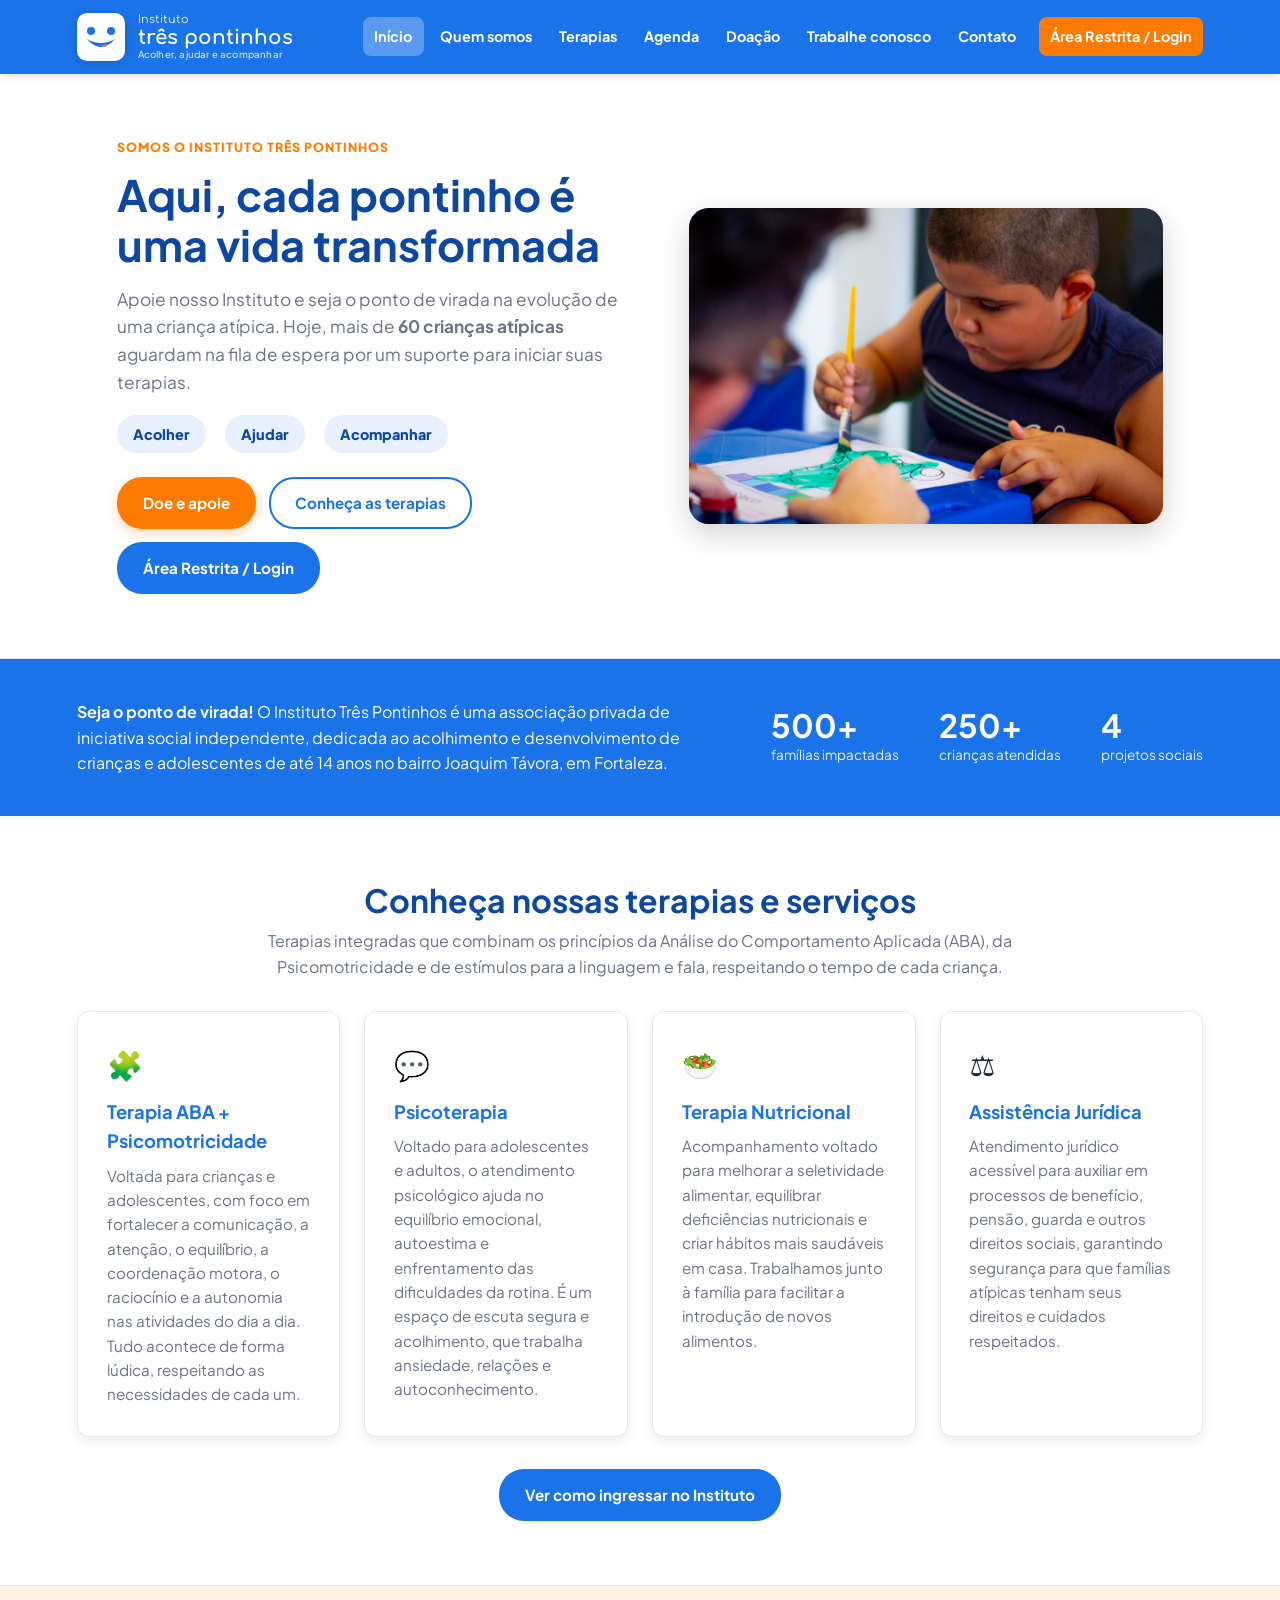
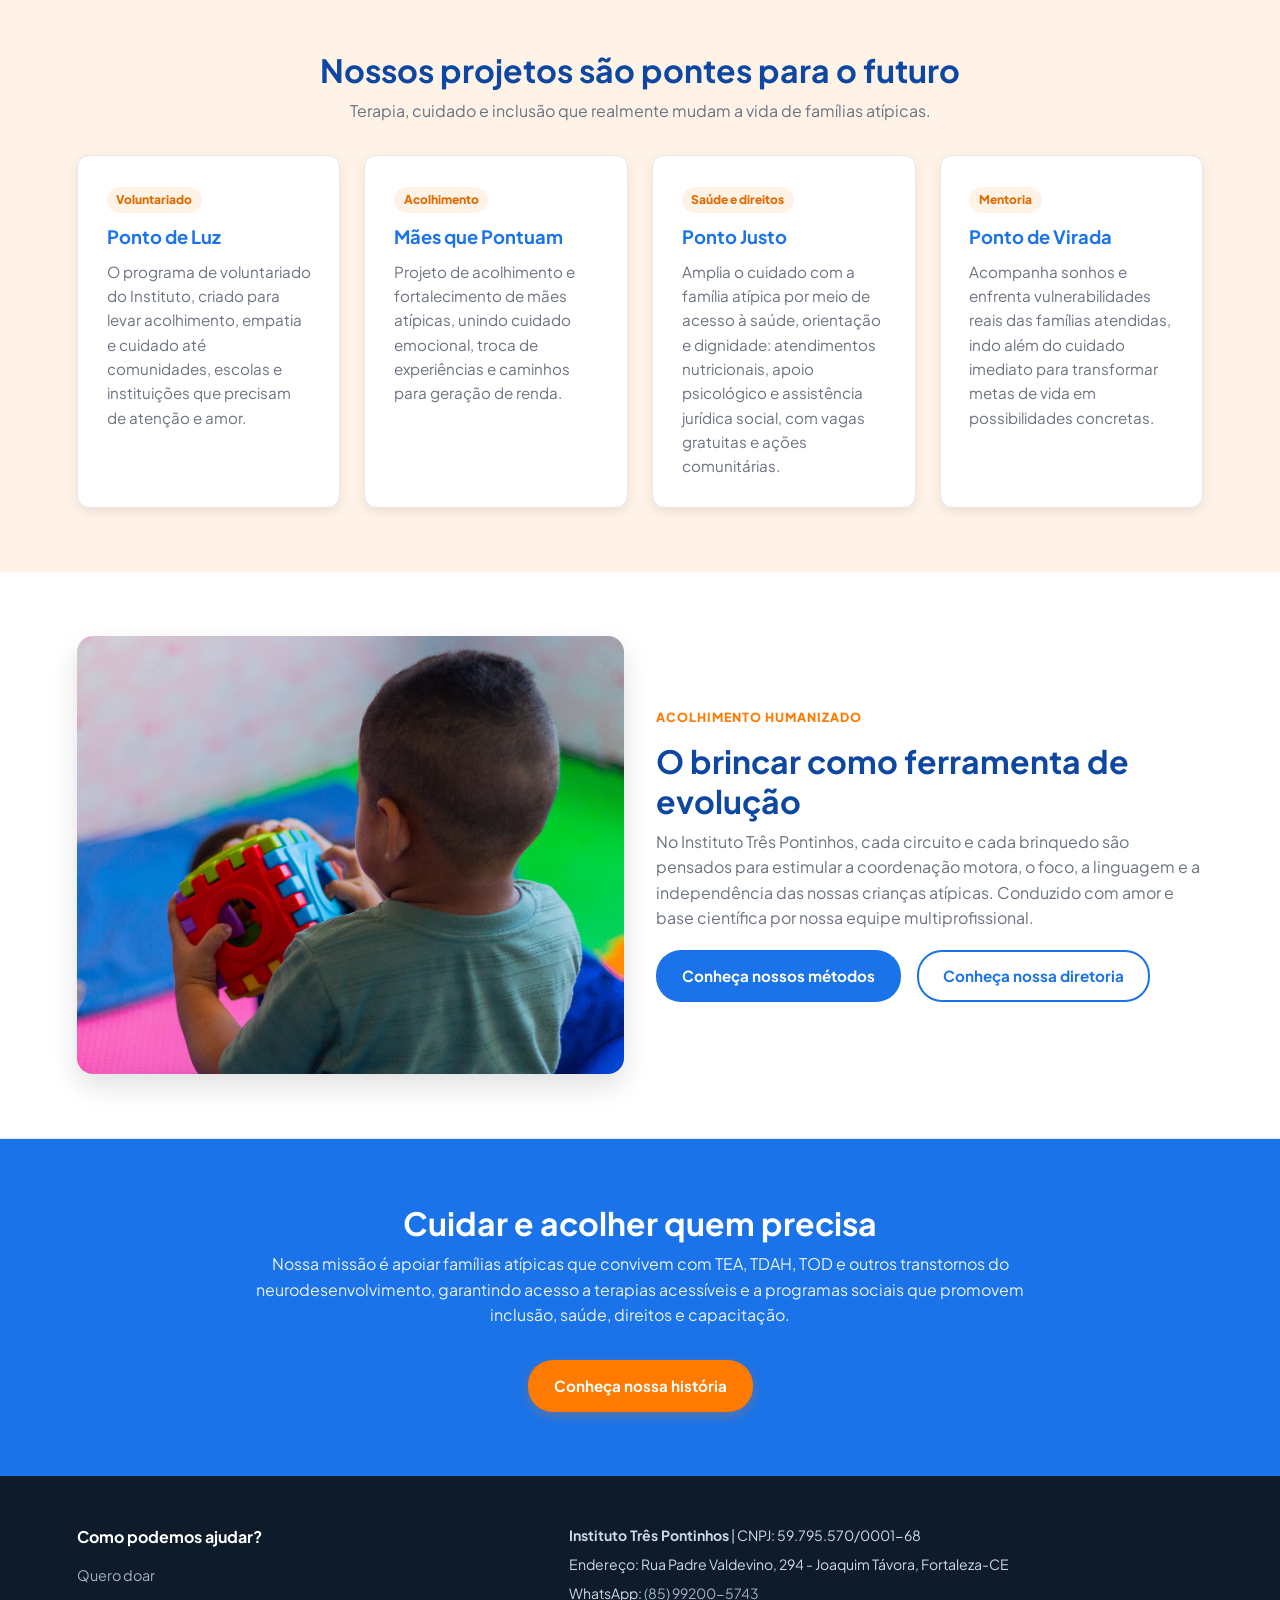
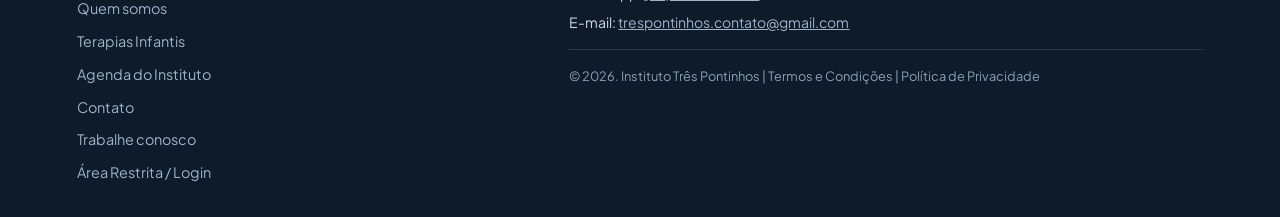
<file: index.html>
<!DOCTYPE html>
<html lang="pt-BR">
<head>
  <meta charset="UTF-8">
  <meta name="viewport" content="width=device-width, initial-scale=1.0">
  <title>Instituto Três Pontinhos | ONG Autismo e TDAH Fortaleza</title>
  <meta name="description" content="O Instituto Três Pontinhos acolhe crianças e adolescentes atípicos em Fortaleza com terapias acessíveis (ABA, Psicomotricidade e Fonoaudiologia) e projetos sociais para famílias atípicas.">
  <meta name="theme-color" content="#1a73e8">
  <link rel="preconnect" href="https://fonts.googleapis.com">
  <link rel="preconnect" href="https://fonts.gstatic.com" crossorigin>
  <link href="https://fonts.googleapis.com/css2?family=Plus+Jakarta+Sans:wght@500;700;800&family=Comfortaa:wght@700&display=swap" rel="stylesheet">
  <link rel="stylesheet" href="css/estilo.css">
</head>
<body>

  <!-- ============================ CABEÇALHO ============================ -->
  <header class="site-header">
    <div class="header-inner">
      <a href="index.html" class="brand-logo-container" aria-label="Instituto Três Pontinhos — página inicial">
        <span class="logo-box">
          <svg class="logo-face-svg" viewBox="0 0 100 80" aria-hidden="true" focusable="false">
            <circle class="face-blue" cx="25" cy="25" r="10" />
            <circle class="face-blue eye-right" cx="75" cy="25" r="10" />
            <path class="face-blue" d="M 15 45 Q 50 85 85 45 Q 50 65 15 45 Z" />
            <path class="tongue-orange" d="M 50 60 Q 60 70 70 58 Z" />
          </svg>
        </span>
        <span class="logo-text-group">
          <span class="sub">Instituto</span>
          <span class="title">três pontinhos</span>
          <span class="slogan">Acolher, ajudar e acompanhar</span>
        </span>
      </a>

      <button class="menu-toggle" id="menuToggle" aria-label="Abrir menu de navegação" aria-expanded="false" aria-controls="siteNav">☰</button>

      <nav class="site-nav" id="siteNav" aria-label="Navegação principal">
        <a href="index.html">Início</a>
        <a href="quem-somos.html">Quem somos</a>
        <a href="terapias.html">Terapias</a>
        <a href="agenda.html">Agenda</a>
        <a href="doacao.html">Doação</a>
        <a href="trabalhe-conosco.html">Trabalhe conosco</a>
        <a href="contato.html">Contato</a>
        <a href="login.html" class="btn-acesso">Área Restrita / Login</a>
      </nav>
    </div>
  </header>

  <!-- ================================ HERO ============================= -->
  <section class="hero">
    <div class="hero-inner">
      <div>
        <p class="hero-eyebrow">Somos o Instituto Três Pontinhos</p>
        <h1 class="hero-titulo">Aqui, cada pontinho é uma vida transformada</h1>
        <p class="hero-texto">
          Apoie nosso Instituto e seja o ponto de virada na evolução de uma criança atípica.
          Hoje, mais de <strong>60 crianças atípicas</strong> aguardam na fila de espera por um
          suporte para iniciar suas terapias.
        </p>
        <ul class="pilares">
          <li>Acolher</li>
          <li>Ajudar</li>
          <li>Acompanhar</li>
        </ul>
        <div class="hero-acoes">
          <a href="doacao.html" class="btn-laranja">Doe e apoie</a>
          <a href="terapias.html" class="btn-outline">Conheça as terapias</a>
          <a href="login.html" class="btn-primary">Área Restrita / Login</a>
        </div>
      </div>

      <figure class="hero-midia">
        <img src="img/criança pintyando.JPEG"
             alt="Criança em atividade de pintura e estímulo motor no Instituto Três Pontinhos" loading="lazy" width="900" height="700">
      </figure>
    </div>
  </section>

  <!-- ========================= FAIXA DE IMPACTO ======================== -->
  <section class="faixa-impacto">
    <div class="faixa-impacto-inner">
      <p><strong>Seja o ponto de virada!</strong> O Instituto Três Pontinhos é uma associação privada de
        iniciativa social independente, dedicada ao acolhimento e desenvolvimento de crianças e
        adolescentes de até 14 anos no bairro Joaquim Távora, em Fortaleza.</p>
      <div class="numeros">
        <div class="numero-item"><strong>500+</strong><span>famílias impactadas</span></div>
        <div class="numero-item"><strong>250+</strong><span>crianças atendidas</span></div>
        <div class="numero-item"><strong>4</strong><span>projetos sociais</span></div>
      </div>
    </div>
  </section>

  <!-- ============================ TERAPIAS ============================= -->
  <section class="secao secao--clara">
    <div class="secao-inner">
      <div class="secao--centro">
        <h2 class="secao-titulo">Conheça nossas terapias e serviços</h2>
        <p class="secao-sub">Terapias integradas que combinam os princípios da Análise do Comportamento
          Aplicada (ABA), da Psicomotricidade e de estímulos para a linguagem e fala, respeitando o
          tempo de cada criança.</p>
      </div>

      <div class="grid-cards">
        <article class="card-servico">
          <span class="card-icone" aria-hidden="true">🧩</span>
          <h3>Terapia ABA + Psicomotricidade</h3>
          <p>Voltada para crianças e adolescentes, com foco em fortalecer a comunicação, a atenção, o
            equilíbrio, a coordenação motora, o raciocínio e a autonomia nas atividades do dia a dia.
            Tudo acontece de forma lúdica, respeitando as necessidades de cada um.</p>
        </article>

        <article class="card-servico">
          <span class="card-icone" aria-hidden="true">💬</span>
          <h3>Psicoterapia</h3>
          <p>Voltado para adolescentes e adultos, o atendimento psicológico ajuda no equilíbrio
            emocional, autoestima e enfrentamento das dificuldades da rotina. É um espaço de escuta
            segura e acolhimento, que trabalha ansiedade, relações e autoconhecimento.</p>
        </article>

        <article class="card-servico">
          <span class="card-icone" aria-hidden="true">🥗</span>
          <h3>Terapia Nutricional</h3>
          <p>Acompanhamento voltado para melhorar a seletividade alimentar, equilibrar deficiências
            nutricionais e criar hábitos mais saudáveis em casa. Trabalhamos junto à família para
            facilitar a introdução de novos alimentos.</p>
        </article>

        <article class="card-servico">
          <span class="card-icone" aria-hidden="true">⚖️</span>
          <h3>Assistência Jurídica</h3>
          <p>Atendimento jurídico acessível para auxiliar em processos de benefício, pensão, guarda e
            outros direitos sociais, garantindo segurança para que famílias atípicas tenham seus
            direitos e cuidados respeitados.</p>
        </article>
      </div>

      <p class="texto-centro mt-2"><a href="terapias.html" class="btn-primary">Ver como ingressar no Instituto</a></p>
    </div>
  </section>

  <!-- ============================= PROJETOS ============================ -->
  <section class="secao secao--laranja">
    <div class="secao-inner">
      <div class="secao--centro">
        <h2 class="secao-titulo">Nossos projetos são pontes para o futuro</h2>
        <p class="secao-sub">Terapia, cuidado e inclusão que realmente mudam a vida de famílias atípicas.</p>
      </div>

      <div class="grid-cards">
        <article class="card-generico">
          <span class="card-tag">Voluntariado</span>
          <h3>Ponto de Luz</h3>
          <p>O programa de voluntariado do Instituto, criado para levar acolhimento, empatia e cuidado
            até comunidades, escolas e instituições que precisam de atenção e amor.</p>
        </article>

        <article class="card-generico">
          <span class="card-tag">Acolhimento</span>
          <h3>Mães que Pontuam</h3>
          <p>Projeto de acolhimento e fortalecimento de mães atípicas, unindo cuidado emocional, troca
            de experiências e caminhos para geração de renda.</p>
        </article>

        <article class="card-generico">
          <span class="card-tag">Saúde e direitos</span>
          <h3>Ponto Justo</h3>
          <p>Amplia o cuidado com a família atípica por meio de acesso à saúde, orientação e dignidade:
            atendimentos nutricionais, apoio psicológico e assistência jurídica social, com vagas
            gratuitas e ações comunitárias.</p>
        </article>

        <article class="card-generico">
          <span class="card-tag">Mentoria</span>
          <h3>Ponto de Virada</h3>
          <p>Acompanha sonhos e enfrenta vulnerabilidades reais das famílias atendidas, indo além do
            cuidado imediato para transformar metas de vida em possibilidades concretas.</p>
        </article>
      </div>
    </div>
  </section>

  <!-- ======================== TRANSFORMAÇÃO NA PRÁTICA ======================== -->
  <section class="secao secao--clara">
    <div class="secao-inner duas-colunas" style="align-items:center;">
      <figure style="border-radius:16px; overflow:hidden; box-shadow:0 12px 28px rgba(0,0,0,0.12);">
        <img src="img/criança brincando.JPEG" alt="Criança em sessão com estímulos lúdicos no Instituto Três Pontinhos" loading="lazy" style="width:100%; height:auto; display:block;">
      </figure>

      <div>
        <p class="hero-eyebrow">Acolhimento humanizado</p>
        <h2 class="secao-titulo" style="text-align:left;">O brincar como ferramenta de evolução</h2>
        <p class="hero-texto" style="font-size:1rem; margin-bottom:1.2rem;">
          No Instituto Três Pontinhos, cada circuito e cada brinquedo são pensados para estimular a coordenação motora, o foco, a linguagem e a independência das nossas crianças atípicas. Conduzido com amor e base científica por nossa equipe multiprofissional.
        </p>
        <div style="display:flex; gap:1rem; flex-wrap:wrap;">
          <a href="terapias.html" class="btn-primary">Conheça nossos métodos</a>
          <a href="quem-somos.html" class="btn-outline">Conheça nossa diretoria</a>
        </div>
      </div>
    </div>
  </section>

  <!-- ====================== CHAMADA INSTITUCIONAL ====================== -->
  <section class="secao secao--azul">
    <div class="secao-inner secao--centro">
      <h2 class="secao-titulo">Cuidar e acolher quem precisa</h2>
      <p class="secao-sub">Nossa missão é apoiar famílias atípicas que convivem com TEA, TDAH, TOD e
        outros transtornos do neurodesenvolvimento, garantindo acesso a terapias acessíveis e a
        programas sociais que promovem inclusão, saúde, direitos e capacitação.</p>
      <a href="quem-somos.html" class="btn-laranja">Conheça nossa história</a>
    </div>
  </section>

  <!-- ============================= RODAPÉ ============================== -->
  <footer class="site-footer">
    <div class="footer-inner">
      <div>
        <h4>Como podemos ajudar?</h4>
        <ul class="footer-links">
          <li><a href="doacao.html">Quero doar</a></li>
          <li><a href="quem-somos.html">Quem somos</a></li>
          <li><a href="terapias.html">Terapias Infantis</a></li>
          <li><a href="agenda.html">Agenda do Instituto</a></li>
          <li><a href="contato.html">Contato</a></li>
          <li><a href="trabalhe-conosco.html">Trabalhe conosco</a></li>
          <li><a href="login.html">Área Restrita / Login</a></li>
        </ul>
      </div>
      <div class="footer-info">
        <p><strong>Instituto Três Pontinhos</strong> | CNPJ: 59.795.570/0001-68</p>
        <p>Endereço: Rua Padre Valdevino, 294 - Joaquim Távora, Fortaleza-CE</p>
        <p>WhatsApp: <a href="https://wa.me/5585992005743">(85) 99200-5743</a></p>
        <p>E-mail: <a href="mailto:trespontinhos.contato@gmail.com">trespontinhos.contato@gmail.com</a></p>
        <p class="copy">© <span data-ano>2026</span>. Instituto Três Pontinhos | Termos e Condições | Política de Privacidade</p>
      </div>
    </div>
  </footer>

  <script src="js/global.js"></script>
  <script>
    // Liga o menu do celular, marca o link ativo, preenche o ano e a piscada da logo
    Global.iniciarSite('index.html');
  </script>
</body>
</html>
</file>
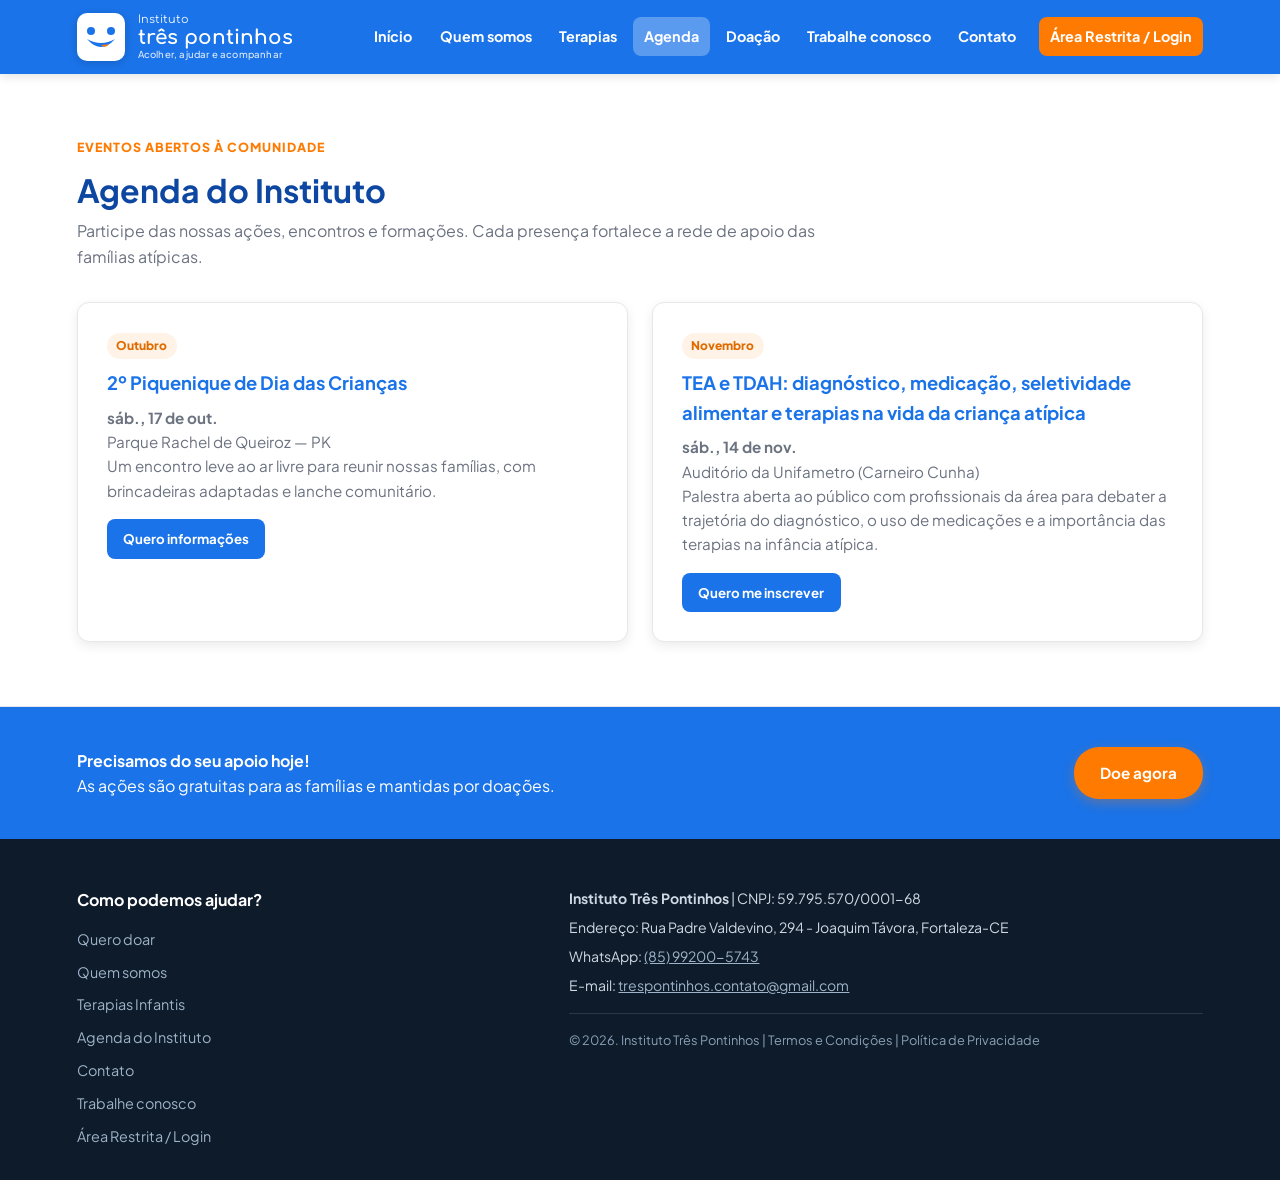
<file: agenda.html>
<!DOCTYPE html>
<html lang="pt-BR">
<head>
  <meta charset="UTF-8">
  <meta name="viewport" content="width=device-width, initial-scale=1.0">
  <title>Agenda | Instituto Três Pontinhos</title>
  <meta name="description" content="Agenda de eventos do Instituto Três Pontinhos: piquenique de Dia das Crianças e palestra sobre TEA e TDAH em Fortaleza.">
  <link rel="preconnect" href="https://fonts.googleapis.com">
  <link rel="preconnect" href="https://fonts.gstatic.com" crossorigin>
  <link href="https://fonts.googleapis.com/css2?family=Plus+Jakarta+Sans:wght@500;700;800&family=Comfortaa:wght@700&display=swap" rel="stylesheet">
  <link rel="stylesheet" href="css/estilo.css">
</head>
<body>

  <header class="site-header">
    <div class="header-inner">
      <a href="index.html" class="brand-logo-container" aria-label="Instituto Três Pontinhos — página inicial">
        <span class="logo-box">
          <svg class="logo-face-svg" viewBox="0 0 100 80" aria-hidden="true" focusable="false">
            <circle class="face-blue" cx="25" cy="25" r="10" />
            <circle class="face-blue eye-right" cx="75" cy="25" r="10" />
            <path class="face-blue" d="M 15 45 Q 50 85 85 45 Q 50 65 15 45 Z" />
            <path class="tongue-orange" d="M 50 60 Q 60 70 70 58 Z" />
          </svg>
        </span>
        <span class="logo-text-group">
          <span class="sub">Instituto</span>
          <span class="title">três pontinhos</span>
          <span class="slogan">Acolher, ajudar e acompanhar</span>
        </span>
      </a>
      <button class="menu-toggle" id="menuToggle" aria-label="Abrir menu de navegação" aria-expanded="false" aria-controls="siteNav">☰</button>
      <nav class="site-nav" id="siteNav" aria-label="Navegação principal">
        <a href="index.html">Início</a>
        <a href="quem-somos.html">Quem somos</a>
        <a href="terapias.html">Terapias</a>
        <a href="agenda.html">Agenda</a>
        <a href="doacao.html">Doação</a>
        <a href="trabalhe-conosco.html">Trabalhe conosco</a>
        <a href="contato.html">Contato</a>
        <a href="login.html" class="btn-acesso">Área Restrita / Login</a>
      </nav>
    </div>
  </header>

  <section class="secao secao--clara">
    <div class="secao-inner">
      <p class="hero-eyebrow">Eventos abertos à comunidade</p>
      <h1 class="secao-titulo">Agenda do Instituto</h1>
      <p class="secao-sub">Participe das nossas ações, encontros e formações. Cada presença fortalece a
        rede de apoio das famílias atípicas.</p>

      <div class="grid-cards">
        <article class="card-servico">
          <span class="card-tag">Outubro</span>
          <h3>2º Piquenique de Dia das Crianças</h3>
          <p><strong>sáb., 17 de out.</strong><br>Parque Rachel de Queiroz — PK</p>
          <p>Um encontro leve ao ar livre para reunir nossas famílias, com brincadeiras adaptadas e
            lanche comunitário.</p>
          <p class="mt-1">
            <a class="btn-primary btn-pequeno" target="_blank" rel="noopener"
               href="https://wa.me/5585992005743?text=Ol%C3%A1!%20Quero%20informa%C3%A7%C3%B5es%20sobre%20o%202%C2%BA%20Piquenique%20de%20Dia%20das%20Crian%C3%A7as.">Quero informações</a>
          </p>
        </article>

        <article class="card-servico">
          <span class="card-tag">Novembro</span>
          <h3>TEA e TDAH: diagnóstico, medicação, seletividade alimentar e terapias na vida da criança atípica</h3>
          <p><strong>sáb., 14 de nov.</strong><br>Auditório da Unifametro (Carneiro Cunha)</p>
          <p>Palestra aberta ao público com profissionais da área para debater a trajetória do
            diagnóstico, o uso de medicações e a importância das terapias na infância atípica.</p>
          <p class="mt-1">
            <a class="btn-primary btn-pequeno" target="_blank" rel="noopener"
               href="https://wa.me/5585992005743?text=Ol%C3%A1!%20Quero%20informa%C3%A7%C3%B5es%20sobre%20a%20palestra%20de%20TEA%20e%20TDAH.">Quero me inscrever</a>
          </p>
        </article>
      </div>
    </div>
  </section>

  <section class="faixa-impacto">
    <div class="faixa-impacto-inner">
      <p><strong>Precisamos do seu apoio hoje!</strong><br>As ações são gratuitas para as famílias e
        mantidas por doações.</p>
      <a href="doacao.html" class="btn-laranja">Doe agora</a>
    </div>
  </section>

  <footer class="site-footer">
    <div class="footer-inner">
      <div>
        <h4>Como podemos ajudar?</h4>
        <ul class="footer-links">
          <li><a href="doacao.html">Quero doar</a></li>
          <li><a href="quem-somos.html">Quem somos</a></li>
          <li><a href="terapias.html">Terapias Infantis</a></li>
          <li><a href="agenda.html">Agenda do Instituto</a></li>
          <li><a href="contato.html">Contato</a></li>
          <li><a href="trabalhe-conosco.html">Trabalhe conosco</a></li>
          <li><a href="login.html">Área Restrita / Login</a></li>
        </ul>
      </div>
      <div class="footer-info">
        <p><strong>Instituto Três Pontinhos</strong> | CNPJ: 59.795.570/0001-68</p>
        <p>Endereço: Rua Padre Valdevino, 294 - Joaquim Távora, Fortaleza-CE</p>
        <p>WhatsApp: <a href="https://wa.me/5585992005743">(85) 99200-5743</a></p>
        <p>E-mail: <a href="mailto:trespontinhos.contato@gmail.com">trespontinhos.contato@gmail.com</a></p>
        <p class="copy">© <span data-ano>2026</span>. Instituto Três Pontinhos | Termos e Condições | Política de Privacidade</p>
      </div>
    </div>
  </footer>

  <script src="js/global.js"></script>
  <script>Global.iniciarSite('agenda.html');</script>
</body>
</html>
</file>
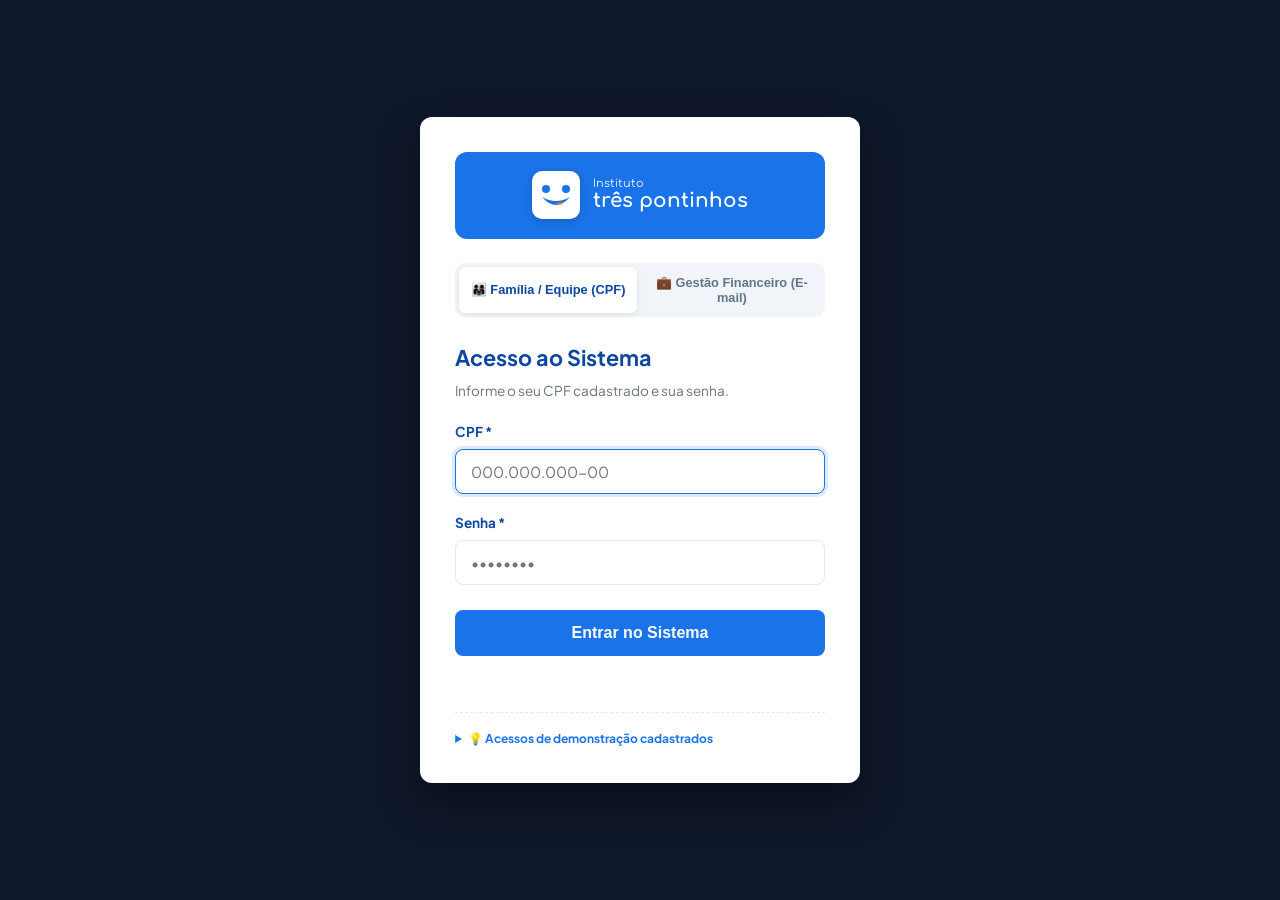
<file: cliente.html>
<!DOCTYPE html>
<html lang="pt-BR">
<head>
  <meta charset="UTF-8">
  <meta name="viewport" content="width=device-width, initial-scale=1.0">
  <title>Área do Cliente | Instituto Três Pontinhos</title>
  <meta name="robots" content="noindex, nofollow">
  <link rel="preconnect" href="https://fonts.googleapis.com">
  <link rel="preconnect" href="https://fonts.gstatic.com" crossorigin>
  <link href="https://fonts.googleapis.com/css2?family=Plus+Jakarta+Sans:wght@500;700;800&family=Comfortaa:wght@700&display=swap" rel="stylesheet">
  <link rel="stylesheet" href="css/estilo.css">
  <script src="js/firebase-config.js"></script>
  <script src="js/banco.js"></script>
  <script src="js/auth.js"></script>
  <script src="js/global.js"></script>
  <!-- Guard de rota: roda antes do corpo aparecer -->
  <script>window.TP_SESSAO = Auth.exigir(['cliente']);</script>
</head>
<body>

  <header class="app-header">
    <a href="index.html" class="brand-logo-container" aria-label="Ir para o site do Instituto">
      <span class="logo-box">
        <svg class="logo-face-svg" viewBox="0 0 100 80" aria-hidden="true" focusable="false">
          <circle class="face-blue" cx="25" cy="25" r="10" />
          <circle class="face-blue eye-right" cx="75" cy="25" r="10" />
          <path class="face-blue" d="M 15 45 Q 50 85 85 45 Q 50 65 15 45 Z" />
          <path class="tongue-orange" d="M 50 60 Q 60 70 70 58 Z" />
        </svg>
      </span>
      <span class="logo-text-group">
        <span class="sub">Instituto</span>
        <span class="title">três pontinhos</span>
      </span>
    </a>

    <div class="user-nav">
      <span class="badge-perfil" data-usuario-perfil>Cliente</span>
      <span class="nome" data-usuario-nome>—</span>
      <a href="login.html" class="btn-ghost" data-acao="sair">Sair</a>
    </div>
  </header>

  <main class="app-container">
    <div class="welcome-card">
      <div>
        <h2>Olá, <span data-usuario-nome>—</span>!</h2>
        <p>Esta é a sua área de atendimento: acompanhe consultas, justifique faltas com envio de documento e realize pagamentos com agilidade.</p>
      </div>
      <button type="button" class="btn-laranja" data-acao="agendar">+ Agendar Nova Consulta</button>
    </div>

    <!-- =========================================================================
         ÁREA DE PAGAMENTO: PIX E BOLETO VIA WHATSAPP
         ========================================================================= -->
    <section class="card-pagamento-pix">
      <div class="pix-grid">
        <div class="pix-qr-box">
          <div id="pixQrContainer">
            <!-- QR Code renderizado via SVG ou imagem configurável -->
            <svg viewBox="0 0 100 100" width="160" height="160" style="background:#fff; padding:6px; border-radius:8px;">
              <!-- Padrão visual elegante de QR Code para demonstração e produção -->
              <rect width="100" height="100" fill="#ffffff"/>
              <!-- Quadrado topo esquerdo -->
              <rect x="10" y="10" width="24" height="24" fill="#0f172a"/>
              <rect x="14" y="14" width="16" height="16" fill="#ffffff"/>
              <rect x="18" y="18" width="8" height="8" fill="#1a73e8"/>
              <!-- Quadrado topo direito -->
              <rect x="66" y="10" width="24" height="24" fill="#0f172a"/>
              <rect x="70" y="14" width="16" height="16" fill="#ffffff"/>
              <rect x="74" y="18" width="8" height="8" fill="#1a73e8"/>
              <!-- Quadrado inferior esquerdo -->
              <rect x="10" y="66" width="24" height="24" fill="#0f172a"/>
              <rect x="14" y="70" width="16" height="16" fill="#ffffff"/>
              <rect x="18" y="74" width="8" height="8" fill="#1a73e8"/>
              <!-- Módulos de dados dinâmicos -->
              <rect x="40" y="12" width="6" height="6" fill="#ff7a00"/>
              <rect x="50" y="16" width="8" height="6" fill="#0f172a"/>
              <rect x="42" y="26" width="6" height="8" fill="#1a73e8"/>
              <rect x="52" y="30" width="6" height="6" fill="#ff7a00"/>
              <rect x="12" y="42" width="6" height="8" fill="#0f172a"/>
              <rect x="22" y="46" width="8" height="6" fill="#1a73e8"/>
              <rect x="36" y="40" width="28" height="20" fill="#0ea5e9" rx="4"/>
              <text x="50" y="54" font-size="7" fill="#fff" font-weight="bold" text-anchor="middle" font-family="sans-serif">PIX ONG</text>
              <rect x="70" y="42" width="8" height="6" fill="#ff7a00"/>
              <rect x="82" y="46" width="6" height="8" fill="#0f172a"/>
              <rect x="40" y="66" width="8" height="6" fill="#0f172a"/>
              <rect x="52" y="72" width="6" height="8" fill="#1a73e8"/>
              <rect x="68" y="66" width="6" height="6" fill="#ff7a00"/>
              <rect x="78" y="72" width="10" height="6" fill="#0f172a"/>
              <rect x="66" y="82" width="8" height="6" fill="#1a73e8"/>
              <rect x="42" y="82" width="14" height="6" fill="#0f172a"/>
            </svg>
          </div>
          <small style="color:var(--texto-suave); font-weight:700; margin-top:.4rem">Pague com PIX</small>
        </div>

        <div>
          <div style="display:flex; justify-content:space-between; align-items:center; flex-wrap:wrap; gap:.5rem">
            <h3 style="color:var(--azul-escuro); margin:0;">💳 Pagamento de Mensalidade & Sessões</h3>
            <span class="badge-status status-confirmado" id="statusMensalidadeCliente">Em dia</span>
          </div>
          <p style="color:var(--texto-suave); font-size:.9rem; margin:.4rem 0">
            Você pode quitar suas sessões ou mensalidades diretamente via <strong>PIX</strong> (instantâneo) ou solicitar a emissão do <strong>Boleto Bancário</strong> à nossa equipe administrativa.
          </p>

          <div style="background:#fff; border:1px solid #e2e8f0; border-radius:8px; padding:.8rem 1rem; margin:.8rem 0;">
            <div style="font-size:.8rem; color:var(--texto-suave); font-weight:700">CHAVE PIX (CNPJ DO INSTITUTO):</div>
            <div style="display:flex; justify-content:space-between; align-items:center; flex-wrap:wrap; gap:.5rem; margin-top:.2rem">
              <span style="font-size:1.05rem; font-weight:800; color:var(--azul-vibrante);" id="displayChavePix">59.795.570/0001-68</span>
              <button type="button" class="btn-outline btn-pequeno" id="btnCopiarPix">📋 Copiar Chave PIX</button>
            </div>
            <div class="pix-copia-box" id="displayCopiaECola" style="display:none;"></div>
          </div>

          <div style="display:flex; gap:.8rem; align-items:center; flex-wrap:wrap;">
            <button type="button" class="btn-primary btn-pequeno" id="btnCopiarCopiaECola">🔗 Copiar Código Copia e Cola</button>
            <a href="#" target="_blank" rel="noopener" class="btn-whatsapp-pagamento" id="btnSolicitarBoletoWhatsApp">
              💬 Solicitar Boleto via WhatsApp
            </a>
          </div>
        </div>
      </div>
    </section>

    <h3 class="secao-titulo-interno">Próximos agendamentos</h3>
    <div class="grid-consultas" id="listaProximos"></div>

    <h3 class="secao-titulo-interno">Histórico de atendimentos</h3>
    <div class="grid-consultas" id="listaHistorico"></div>

    <p class="form-hint mt-2">
      Modo de dados: <strong id="modoDados">verificando...</strong> ·
      <a href="index.html">Voltar ao site do Instituto</a>
    </p>
  </main>

  <!-- MODAL DE NOVO AGENDAMENTO COM MARCAÇÃO DE FREQUÊNCIA -->
  <div class="modal" id="modalAgendamento" role="dialog" aria-modal="true" aria-labelledby="tituloModalAgendar">
    <div class="modal-content">
      <div class="modal-header">
        <h3 id="tituloModalAgendar">Agendar consulta</h3>
        <button type="button" class="btn-fechar" data-acao="fechar-agendamento" aria-label="Fechar">&times;</button>
      </div>

      <form id="formAgendamento">
        <div class="form-group">
          <label for="selectEspecialidade">Especialidade / terapia *</label>
          <select id="selectEspecialidade" class="input-field" required>
            <option value="">Selecione...</option>
          </select>
        </div>

        <div class="form-group">
          <label for="selectProfissional">Profissional *</label>
          <select id="selectProfissional" class="input-field" required>
            <option value="">Selecione a especialidade primeiro</option>
          </select>
        </div>

        <!-- Tipo de Atendimento / Categoria -->
        <div class="form-group">
          <label for="selectCategoriaTipo">Tipo de atendimento *</label>
          <select id="selectCategoriaTipo" class="input-field" required>
            <option value="particular">Sessão Particular</option>
            <option value="reposicao">Reposição de Crianças</option>
            <option value="triagem">Triagem</option>
            <option value="nutricionista">Nutricionista</option>
            <option value="pis">Sessão PIS</option>
            <option value="adiado">Adiado</option>
          </select>
        </div>

        <!-- MARCAÇÃO OBRIGATÓRIA DE FREQUÊNCIA (ÚNICO, SEMANAL OU QUINZENAL) -->
        <div class="form-group">
          <label for="selectFrequencia">Frequência do agendamento *</label>
          <select id="selectFrequencia" class="input-field" required>
            <option value="semanal" selected>Semanal (Toda semana no mesmo horário)</option>
            <option value="quinzenal">Quinzenal (A cada 15 dias)</option>
            <option value="unico">Único (Apenas esta sessão)</option>
          </select>
          <p class="form-hint">Indique se o atendimento é único, semanal ou quinzenal.</p>
        </div>

        <div class="form-group">
          <label for="campoDataAgendamento">Data e horário *</label>
          <input type="datetime-local" id="campoDataAgendamento" class="input-field" required>
          <p class="form-hint">As sessões duram até 40 minutos.</p>
        </div>

        <button type="submit" class="btn-laranja btn-bloco">Confirmar agendamento</button>
        <p class="form-status" id="statusAgendamento" role="alert"></p>
      </form>
    </div>
  </div>

  <!-- MODAL: JUSTIFICAR FALTA COM FOTO DE DOCUMENTO/ATESTADO -->
  <div class="modal" id="modalJustificativa" role="dialog" aria-modal="true" aria-labelledby="tituloModalJustificativa">
    <div class="modal-content">
      <div class="modal-header">
        <h3 id="tituloModalJustificativa">Justificar Falta na Consulta</h3>
        <button type="button" class="btn-fechar" data-acao="fechar-justificativa" aria-label="Fechar">&times;</button>
      </div>

      <form id="formJustificativa">
        <input type="hidden" id="justificativaAgendamentoId">

        <div style="background:var(--azul-claro); padding:1rem; border-radius:8px; margin-bottom:1.2rem">
          <p style="margin:0; font-weight:700; color:var(--azul-escuro)" id="justificativaConsultaInfo">—</p>
          <p style="margin:0; font-size:.85rem; color:var(--texto-suave)">
            O envio de atestado ou justificativa nos ajuda a reorganizar as terapias e liberar vagas de reposição.
          </p>
        </div>

        <div class="form-group">
          <label for="campoMotivoFalta">Motivo da falta / ausência *</label>
          <textarea id="campoMotivoFalta" class="input-field" rows="3" required
            placeholder="Ex: Consulta médica de rotina, indisposição de saúde, imprevisto escolar..."></textarea>
        </div>

        <div class="form-group">
          <label for="campoFotoDocumento">Foto do comprovante / documento (atestado ou declaração) *</label>
          <input type="file" id="campoFotoDocumento" class="input-field" accept="image/*" required>
          <p class="form-hint">Tire uma foto nítida do atestado ou documento médico (até 400 KB).</p>
          
          <div id="previewFotoContainer" style="margin-top:.8rem; display:none; text-align:center;">
            <p style="font-size:.8rem; font-weight:700; color:var(--texto-suave); margin-bottom:.3rem">Pré-visualização do documento:</p>
            <img id="previewFotoComprovante" src="" alt="Comprovante" style="max-height:180px; max-width:100%; border-radius:8px; border:1px solid #cbd5e1; margin:0 auto; display:block;">
          </div>
        </div>

        <div class="modal-acoes">
          <button type="submit" class="btn-laranja">Enviar Justificativa</button>
          <button type="button" class="btn-outline" data-acao="fechar-justificativa">Voltar</button>
        </div>
        <p class="form-status" id="statusJustificativa" role="alert"></p>
      </form>
    </div>
  </div>

  <!-- MODAL: VISUALIZAR COMPROVANTE ENVIADO -->
  <div class="modal" id="modalVerComprovante" role="dialog" aria-modal="true" aria-labelledby="tituloModalVerComprovante">
    <div class="modal-content">
      <div class="modal-header">
        <h3 id="tituloModalVerComprovante">Comprovante de Falta Enviado</h3>
        <button type="button" class="btn-fechar" data-acao="fechar-ver-comprovante" aria-label="Fechar">&times;</button>
      </div>

      <div style="margin-bottom:1rem">
        <p style="margin:0; font-weight:700; color:var(--azul-escuro)" id="verComprovanteTitulo">—</p>
        <p style="margin:.3rem 0; font-size:.9rem; color:var(--texto-principal)">
          <strong>Motivo informado:</strong> <span id="verComprovanteMotivo">—</span>
        </p>
        <p style="margin:0; font-size:.8rem; color:var(--texto-suave)" id="verComprovanteData">—</p>
      </div>

      <div style="text-align:center; background:#f8fafc; padding:1rem; border-radius:8px; border:1px solid #e2e8f0;">
        <img id="verComprovanteImagem" src="" alt="Foto do documento" style="max-height:350px; max-width:100%; border-radius:8px; margin:0 auto; display:block;">
      </div>

      <div class="modal-acoes">
        <button type="button" class="btn-primary" data-acao="fechar-ver-comprovante">Fechar</button>
      </div>
    </div>
  </div>

  <script src="js/cliente.js"></script>
</body>
</html>
</file>
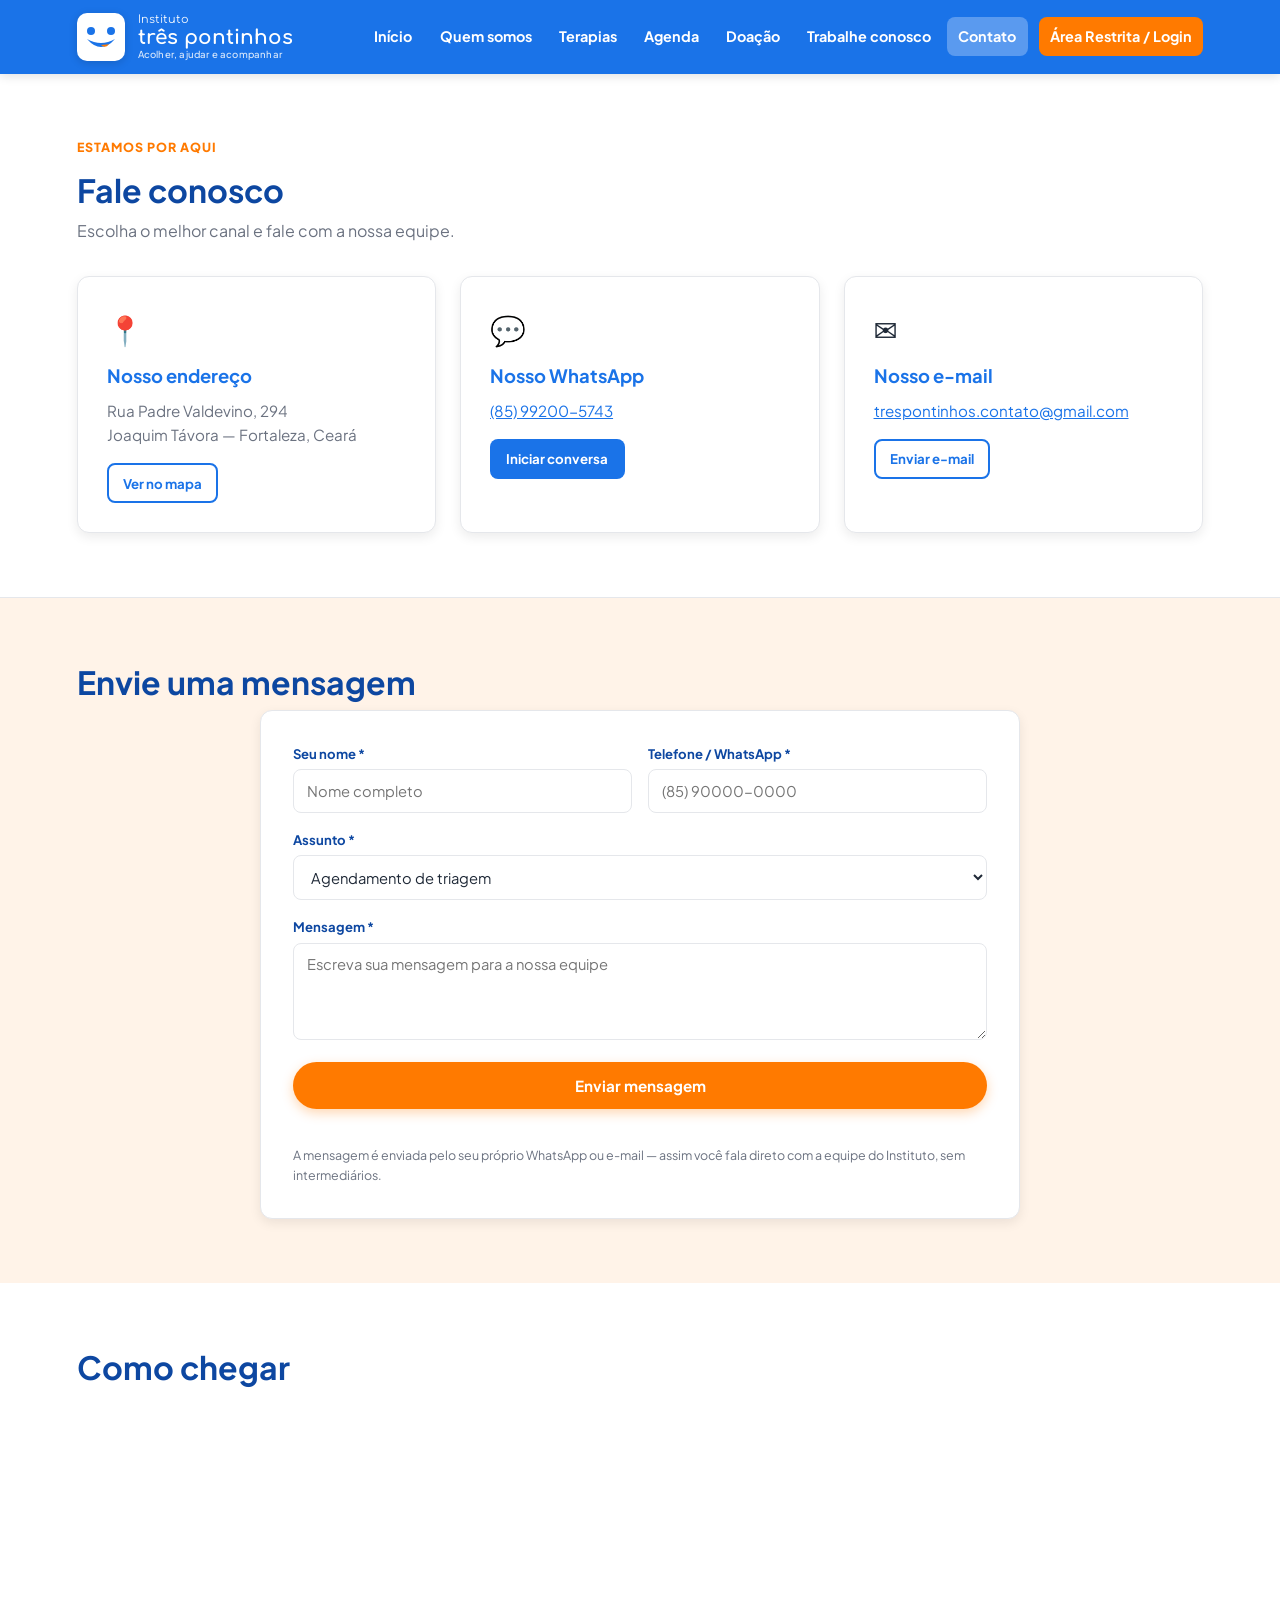
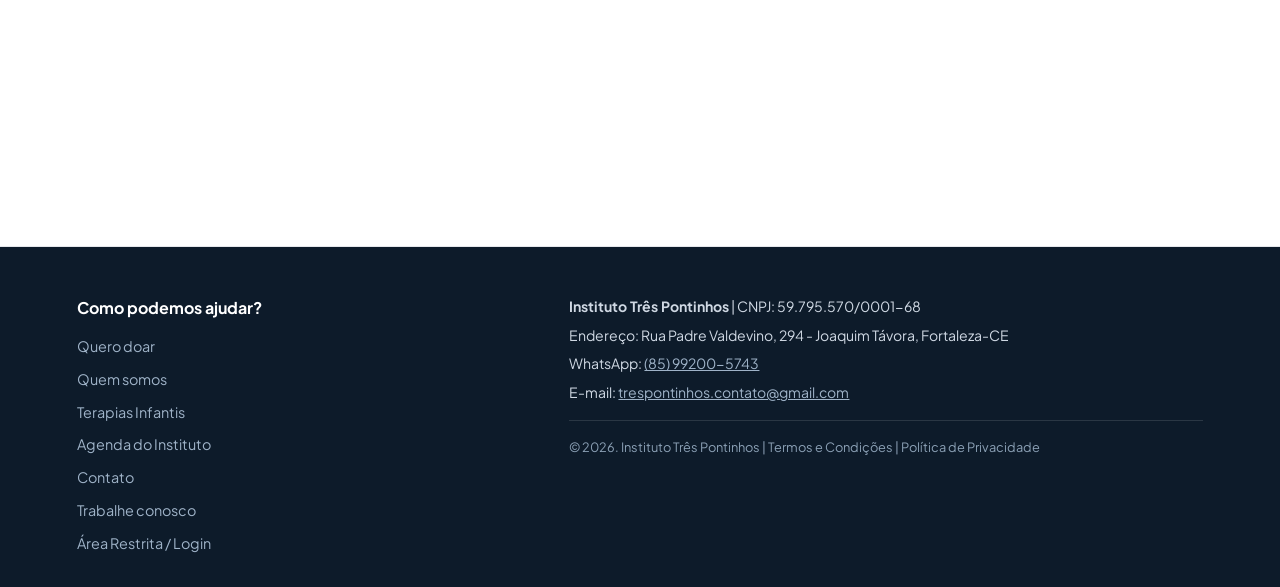
<file: contato.html>
<!DOCTYPE html>
<html lang="pt-BR">
<head>
  <meta charset="UTF-8">
  <meta name="viewport" content="width=device-width, initial-scale=1.0">
  <title>Contato | Instituto Três Pontinhos</title>
  <meta name="description" content="Fale com o Instituto Três Pontinhos: Rua Padre Valdevino, 294 - Joaquim Távora, Fortaleza-CE. WhatsApp (85) 99200-5743.">
  <link rel="preconnect" href="https://fonts.googleapis.com">
  <link rel="preconnect" href="https://fonts.gstatic.com" crossorigin>
  <link href="https://fonts.googleapis.com/css2?family=Plus+Jakarta+Sans:wght@500;700;800&family=Comfortaa:wght@700&display=swap" rel="stylesheet">
  <link rel="stylesheet" href="css/estilo.css">
</head>
<body>

  <header class="site-header">
    <div class="header-inner">
      <a href="index.html" class="brand-logo-container" aria-label="Instituto Três Pontinhos — página inicial">
        <span class="logo-box">
          <svg class="logo-face-svg" viewBox="0 0 100 80" aria-hidden="true" focusable="false">
            <circle class="face-blue" cx="25" cy="25" r="10" />
            <circle class="face-blue eye-right" cx="75" cy="25" r="10" />
            <path class="face-blue" d="M 15 45 Q 50 85 85 45 Q 50 65 15 45 Z" />
            <path class="tongue-orange" d="M 50 60 Q 60 70 70 58 Z" />
          </svg>
        </span>
        <span class="logo-text-group">
          <span class="sub">Instituto</span>
          <span class="title">três pontinhos</span>
          <span class="slogan">Acolher, ajudar e acompanhar</span>
        </span>
      </a>
      <button class="menu-toggle" id="menuToggle" aria-label="Abrir menu de navegação" aria-expanded="false" aria-controls="siteNav">☰</button>
      <nav class="site-nav" id="siteNav" aria-label="Navegação principal">
        <a href="index.html">Início</a>
        <a href="quem-somos.html">Quem somos</a>
        <a href="terapias.html">Terapias</a>
        <a href="agenda.html">Agenda</a>
        <a href="doacao.html">Doação</a>
        <a href="trabalhe-conosco.html">Trabalhe conosco</a>
        <a href="contato.html">Contato</a>
        <a href="login.html" class="btn-acesso">Área Restrita / Login</a>
      </nav>
    </div>
  </header>

  <section class="secao secao--clara">
    <div class="secao-inner">
      <p class="hero-eyebrow">Estamos por aqui</p>
      <h1 class="secao-titulo">Fale conosco</h1>
      <p class="secao-sub">Escolha o melhor canal e fale com a nossa equipe.</p>

      <div class="grid-cards">
        <article class="card-generico">
          <span class="card-icone" aria-hidden="true">📍</span>
          <h3>Nosso endereço</h3>
          <p>Rua Padre Valdevino, 294<br>Joaquim Távora — Fortaleza, Ceará</p>
          <p class="mt-1"><a class="btn-outline btn-pequeno" target="_blank" rel="noopener"
             href="https://www.google.com/maps/search/?api=1&amp;query=Rua+Padre+Valdevino,+294,+Joaquim+T%C3%A1vora,+Fortaleza">Ver no mapa</a></p>
        </article>
        <article class="card-generico">
          <span class="card-icone" aria-hidden="true">💬</span>
          <h3>Nosso WhatsApp</h3>
          <p><a href="https://wa.me/5585992005743">(85) 99200-5743</a></p>
          <p class="mt-1"><a class="btn-primary btn-pequeno" target="_blank" rel="noopener"
             href="https://wa.me/5585992005743?text=Ol%C3%A1!%20Vim%20pelo%20site%20do%20Instituto%20Tr%C3%AAs%20Pontinhos.">Iniciar conversa</a></p>
        </article>
        <article class="card-generico">
          <span class="card-icone" aria-hidden="true">✉️</span>
          <h3>Nosso e-mail</h3>
          <p><a href="mailto:trespontinhos.contato@gmail.com">trespontinhos.contato@gmail.com</a></p>
          <p class="mt-1"><a class="btn-outline btn-pequeno" href="mailto:trespontinhos.contato@gmail.com?subject=Contato%20pelo%20site">Enviar e-mail</a></p>
        </article>
      </div>
    </div>
  </section>

  <section class="secao secao--laranja">
    <div class="secao-inner">
      <h2 class="secao-titulo">Envie uma mensagem</h2>
      <form class="form-card" id="formContato">
        <div class="form-grid">
          <div class="form-group">
            <label for="contatoNome">Seu nome *</label>
            <input type="text" id="contatoNome" class="input-field" required placeholder="Nome completo">
          </div>
          <div class="form-group">
            <label for="contatoTelefone">Telefone / WhatsApp *</label>
            <input type="tel" id="contatoTelefone" class="input-field" required maxlength="15"
                   placeholder="(85) 90000-0000" oninput="Global.mascaraTelefone(this)">
          </div>
        </div>
        <div class="form-group">
          <label for="contatoAssunto">Assunto *</label>
          <select id="contatoAssunto" class="input-field" required>
            <option value="Agendamento de triagem">Agendamento de triagem</option>
            <option value="Programa de Inclusão Social">Programa de Inclusão Social (vagas sociais)</option>
            <option value="Doação">Doação e apoio ao Instituto</option>
            <option value="Voluntariado">Voluntariado</option>
            <option value="Outro assunto">Outro assunto</option>
          </select>
        </div>
        <div class="form-group">
          <label for="contatoMensagem">Mensagem *</label>
          <textarea id="contatoMensagem" class="input-field" rows="4" required
                    placeholder="Escreva sua mensagem para a nossa equipe"></textarea>
        </div>
        <button type="submit" class="btn-laranja btn-bloco">Enviar mensagem</button>
        <p class="form-status" id="statusContato" role="alert"></p>
        <p class="form-hint">A mensagem é enviada pelo seu próprio WhatsApp ou e-mail — assim você fala
          direto com a equipe do Instituto, sem intermediários.</p>
      </form>
    </div>
  </section>

  <section class="secao secao--clara">
    <div class="secao-inner">
      <h2 class="secao-titulo">Como chegar</h2>
      <iframe title="Mapa do Instituto Três Pontinhos" loading="lazy" width="100%" height="380"
        style="border:0; border-radius:12px"
        src="https://www.google.com/maps?q=Rua+Padre+Valdevino,+294,+Joaquim+T%C3%A1vora,+Fortaleza&amp;output=embed"></iframe>
    </div>
  </section>

  <footer class="site-footer">
    <div class="footer-inner">
      <div>
        <h4>Como podemos ajudar?</h4>
        <ul class="footer-links">
          <li><a href="doacao.html">Quero doar</a></li>
          <li><a href="quem-somos.html">Quem somos</a></li>
          <li><a href="terapias.html">Terapias Infantis</a></li>
          <li><a href="agenda.html">Agenda do Instituto</a></li>
          <li><a href="contato.html">Contato</a></li>
          <li><a href="trabalhe-conosco.html">Trabalhe conosco</a></li>
          <li><a href="login.html">Área Restrita / Login</a></li>
        </ul>
      </div>
      <div class="footer-info">
        <p><strong>Instituto Três Pontinhos</strong> | CNPJ: 59.795.570/0001-68</p>
        <p>Endereço: Rua Padre Valdevino, 294 - Joaquim Távora, Fortaleza-CE</p>
        <p>WhatsApp: <a href="https://wa.me/5585992005743">(85) 99200-5743</a></p>
        <p>E-mail: <a href="mailto:trespontinhos.contato@gmail.com">trespontinhos.contato@gmail.com</a></p>
        <p class="copy">© <span data-ano>2026</span>. Instituto Três Pontinhos | Termos e Condições | Política de Privacidade</p>
      </div>
    </div>
  </footer>

  <script src="js/global.js"></script>
  <script>
    Global.iniciarSite('contato.html');

    document.getElementById('formContato').addEventListener('submit', function (evento) {
      evento.preventDefault();

      const nome = document.getElementById('contatoNome').value.trim();
      const telefone = document.getElementById('contatoTelefone').value.trim();
      const assunto = document.getElementById('contatoAssunto').value;
      const mensagem = document.getElementById('contatoMensagem').value.trim();
      const status = document.getElementById('statusContato');

      if (!nome || !telefone || !mensagem) {
        status.className = 'form-status erro';
        status.textContent = '⚠️ Preencha nome, telefone e mensagem.';
        return;
      }

      const texto = 'Olá, Instituto Três Pontinhos! Meu nome é ' + nome +
        ' (telefone ' + telefone + '). Assunto: ' + assunto + '. Mensagem: ' + mensagem;

      status.className = 'form-status ok';
      status.textContent = 'Tudo pronto! Abrindo o WhatsApp para enviar sua mensagem...';

      setTimeout(function () {
        window.open('https://wa.me/5585992005743?text=' + encodeURIComponent(texto), '_blank');
      }, 400);
    });
  </script>
</body>
</html>
</file>
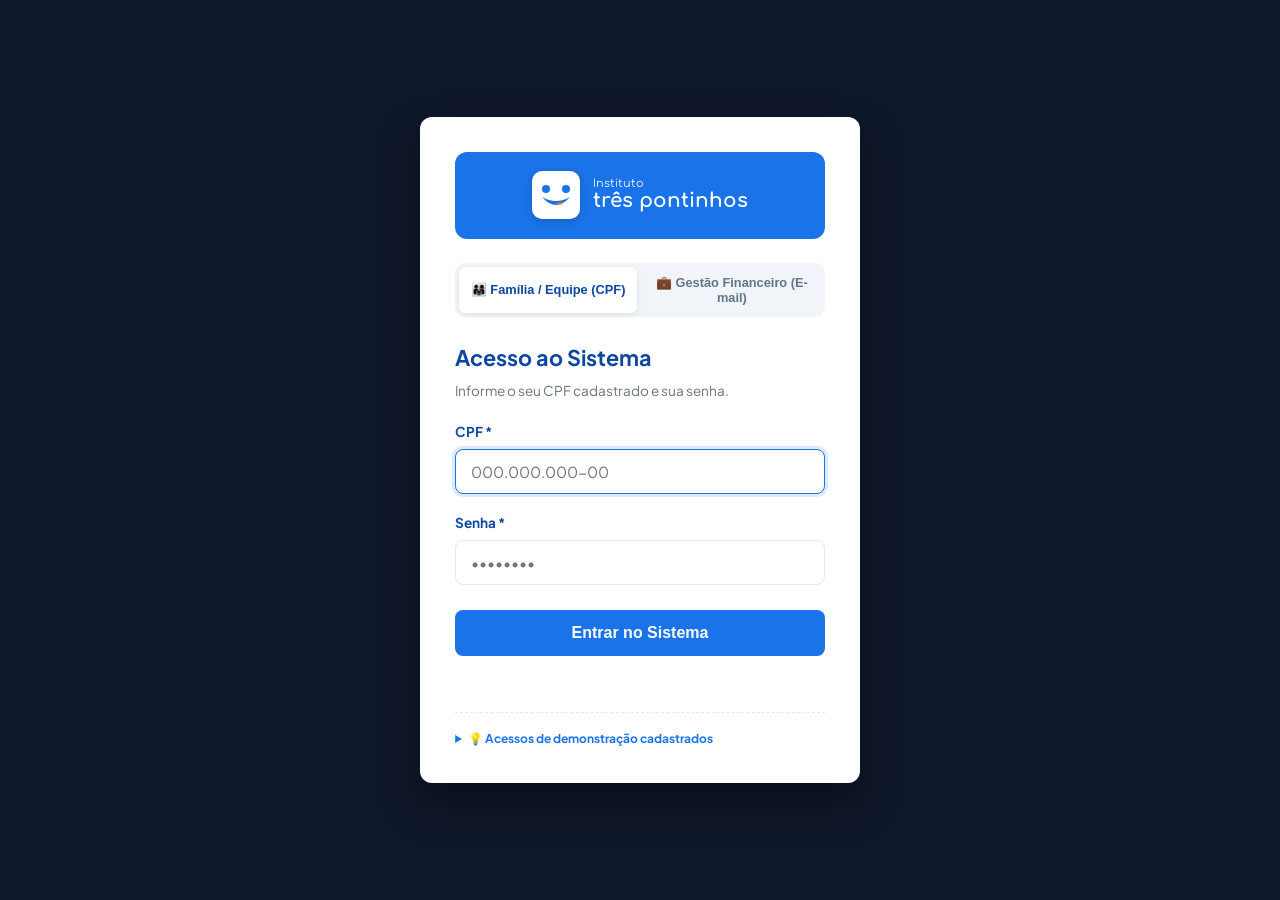
<file: coordenacao.html>
<!DOCTYPE html>
<html lang="pt-BR">
<head>
  <meta charset="UTF-8">
  <meta name="viewport" content="width=device-width, initial-scale=1.0">
  <title>Coordenadoria | Instituto Três Pontinhos</title>
  <meta name="robots" content="noindex, nofollow">
  <link rel="preconnect" href="https://fonts.googleapis.com">
  <link rel="preconnect" href="https://fonts.gstatic.com" crossorigin>
  <link href="https://fonts.googleapis.com/css2?family=Plus+Jakarta+Sans:wght@500;700;800&family=Comfortaa:wght@700&display=swap" rel="stylesheet">
  <link rel="stylesheet" href="css/estilo.css">
  <script src="js/firebase-config.js"></script>
  <script src="js/banco.js"></script>
  <script src="js/auth.js"></script>
  <script src="js/global.js"></script>
  <script>window.TP_SESSAO = Auth.exigir(['coordenacao']);</script>
</head>
<body>

  <header class="app-header">
    <a href="index.html" class="brand-logo-container" aria-label="Ir para o site do Instituto">
      <span class="logo-box">
        <svg class="logo-face-svg" viewBox="0 0 100 80" aria-hidden="true" focusable="false">
          <circle class="face-blue" cx="25" cy="25" r="10" />
          <circle class="face-blue eye-right" cx="75" cy="25" r="10" />
          <path class="face-blue" d="M 15 45 Q 50 85 85 45 Q 50 65 15 45 Z" />
          <path class="tongue-orange" d="M 50 60 Q 60 70 70 58 Z" />
        </svg>
      </span>
      <span class="logo-text-group">
        <span class="sub">Instituto</span>
        <span class="title">três pontinhos</span>
      </span>
    </a>

    <div class="user-nav">
      <span class="badge-perfil" data-usuario-perfil>Coordenadoria</span>
      <span class="nome" data-usuario-nome>—</span>
      <a href="login.html" class="btn-ghost" data-acao="sair">Sair</a>
    </div>
  </header>

  <main class="app-container">
    <div class="abas">
      <button type="button" class="btn-aba active" data-aba="agendamentos">📅 Agendamentos (calendário)</button>
      <button type="button" class="btn-aba" data-aba="pacientes">👥 Pacientes cadastrados</button>
      <button type="button" class="btn-aba" data-aba="cadastro">➕ Cadastro de novo paciente</button>
    </div>

    <div id="avisoSolicitacoes"></div>

    <!-- ABA 1: CALENDÁRIO -->
    <section class="secao-aba active" id="aba-agendamentos">
      <div class="cabecalho-pagina">
        <h2 id="tituloMes">Calendário de atendimentos</h2>
        <div style="display:flex; gap:.5rem; flex-wrap:wrap; align-items:center;">
          <button type="button" class="btn-laranja btn-pequeno" data-acao="abrir-novo-agendamento">+ Novo Agendamento</button>
          <button type="button" class="btn-outline btn-pequeno" data-acao="mes-anterior">&lt; Mês anterior</button>
          <button type="button" class="btn-outline btn-pequeno" data-acao="mes-atual">Hoje</button>
          <button type="button" class="btn-outline btn-pequeno" data-acao="mes-proximo">Próximo mês &gt;</button>
        </div>
      </div>

      <!-- LEGENDA DE CORES DAS SESSÕES -->
      <div style="display:flex; gap:.5rem; flex-wrap:wrap; margin-bottom:1rem; padding:.8rem 1rem; background:#fff; border-radius:10px; border:1px solid var(--cor-borda); align-items:center;">
        <span style="font-size:.78rem; font-weight:800; color:var(--azul-escuro); margin-right:.4rem;">CATEGORIAS:</span>
        <span class="tag-categoria tag-reposicao">🟣 Reposição de Crianças</span>
        <span class="tag-categoria tag-particular">🟢 Sessão Particular</span>
        <span class="tag-categoria tag-triagem">🟡 Triagem</span>
        <span class="tag-categoria tag-nutricionista">🥗 Nutricionista</span>
        <span class="tag-categoria tag-pis">🔵 Sessão PIS</span>
        <span class="tag-categoria tag-adiado">🟠 Adiado</span>
        <span class="tag-categoria tag-feriado">🔴 Feriado</span>
      </div>

      <div class="cal-grid" id="calendario"></div>
      <p class="form-hint mt-1">Clique em qualquer dia para ver os detalhes, confirmar presenças ou gerenciar justificativas de falta com atestado.</p>
    </section>

    <!-- ABA 2: PACIENTES -->
    <section class="secao-aba" id="aba-pacientes">
      <div class="cabecalho-pagina">
        <h2>Pacientes cadastrados</h2>
        <div>
          <label for="selectOrdenacao" class="form-hint" style="margin:0">Ordenar por:</label>
          <select id="selectOrdenacao" class="input-field" style="width:auto; display:inline-block">
            <option value="nome">Nome (A-Z)</option>
            <option value="criadoEm">Cadastro mais recente</option>
            <option value="status">Status do tratamento</option>
          </select>
        </div>
      </div>
      <div class="grid-consultas" id="listaPacientes"></div>
    </section>

    <!-- ABA 3: CADASTRO -->
    <section class="secao-aba" id="aba-cadastro">
      <form class="form-card" id="formPaciente">
        <h2 class="secao-titulo-interno">Formulário de cadastro de paciente</h2>
        <div class="form-grid">
          <div class="form-group">
            <label for="pacienteNome">Nome completo do paciente *</label>
            <input type="text" id="pacienteNome" class="input-field" required placeholder="Nome da criança">
          </div>
          <div class="form-group">
            <label for="pacienteNascimento">Data de nascimento *</label>
            <input type="date" id="pacienteNascimento" class="input-field" required>
          </div>
          <div class="form-group">
            <label for="pacienteResponsavel">Nome do responsável *</label>
            <input type="text" id="pacienteResponsavel" class="input-field" required placeholder="Nome do pai/mãe/tutor">
          </div>
          <div class="form-group">
            <label for="pacienteTelefone">Telefone do responsável *</label>
            <input type="tel" id="pacienteTelefone" class="input-field" required maxlength="15"
                   placeholder="(85) 90000-0000" oninput="Global.mascaraTelefone(this)">
          </div>
          <div class="form-group">
            <label for="pacienteCpf">CPF do responsável *</label>
            <input type="text" id="pacienteCpf" class="input-field" required maxlength="14"
                   placeholder="000.000.000-00" oninput="Auth.mascaraCPF(this)">
            <p class="form-hint">É com este CPF que a família entra na Área Restrita.</p>
          </div>
          <div class="form-group">
            <label for="pacienteFoto">Foto do paciente (opcional)</label>
            <input type="file" id="pacienteFoto" class="input-field" accept="image/*">
            <p class="form-hint">Imagens de até 200 KB são salvas junto ao cadastro.</p>
          </div>
          <div class="form-group">
            <label for="pacienteTerapia">Tipo de terapia *</label>
            <select id="pacienteTerapia" class="input-field" required>
              <option value="Terapia ABA + Psicomotricidade">Terapia ABA + Psicomotricidade</option>
              <option value="Psicoterapia">Psicoterapia</option>
              <option value="Terapia Nutricional">Terapia Nutricional</option>
              <option value="Fonoaudiologia">Fonoaudiologia</option>
              <option value="Terapia Ocupacional">Terapia Ocupacional</option>
              <option value="Assistência Jurídica">Assistência Jurídica</option>
            </select>
          </div>
          <div class="form-group">
            <label for="pacientePagamento">Dia de pagamento *</label>
            <input type="text" id="pacientePagamento" class="input-field" required placeholder="Ex: 05">
          </div>
          <div class="form-group">
            <label for="pacienteStatus">Status do tratamento *</label>
            <select id="pacienteStatus" class="input-field" required>
              <option value="Aguardando">Aguardando início</option>
              <option value="Em Evolução" selected>Em evolução</option>
              <option value="Alta">Alta terapêutica</option>
            </select>
          </div>
        </div>

        <button type="submit" class="btn-laranja btn-bloco">Concluir cadastro do paciente</button>
        <p class="form-status" id="statusPaciente" role="alert"></p>
      </form>
    </section>

    <p class="form-hint mt-2">
      Modo de dados: <strong id="modoDados">verificando...</strong> ·
      <a href="index.html">Voltar ao site do Instituto</a>
    </p>
  </main>

  <!-- MODAL: ATENDIMENTOS DO DIA -->
  <div class="modal" id="modalDia" role="dialog" aria-modal="true" aria-labelledby="tituloModalDia">
    <div class="modal-content largo">
      <div class="modal-header">
        <h3 id="tituloModalDia">Atendimentos do dia</h3>
        <button type="button" class="btn-fechar" data-acao="fechar-dia" aria-label="Fechar">&times;</button>
      </div>
      <div id="listaDia"></div>
    </div>
  </div>

  <!-- MODAL: ESCOLHER DIA E HORÁRIO (solicitação do profissional) -->
  <div class="modal" id="modalRemarcacao" role="dialog" aria-modal="true" aria-labelledby="tituloModalRemarcar">
    <div class="modal-content">
      <div class="modal-header">
        <h3 id="tituloModalRemarcar">Escolher dia e horário</h3>
        <button type="button" class="btn-fechar" data-acao="fechar-remarcacao" aria-label="Fechar">&times;</button>
      </div>

      <p class="form-hint mb-1">Solicitação do profissional para o paciente
        <strong id="nomePacienteRemarcar">—</strong>.</p>

      <form id="formRemarcacao">
        <div class="form-group">
          <label for="remarcarData">Dia no calendário *</label>
          <input type="date" id="remarcarData" class="input-field" required>
        </div>
        <div class="form-group">
          <label for="remarcarHorario">Horário livre *</label>
          <select id="remarcarHorario" class="input-field" required>
            <option value="09:00">09:00 — vago</option>
            <option value="10:00">10:00 — vago</option>
            <option value="14:00" selected>14:00 — vago</option>
            <option value="15:00">15:00 — vago</option>
            <option value="16:30">16:30 — vago</option>
          </select>
        </div>
        <div class="form-group">
          <label for="remarcarTerapia">Tipo de terapia *</label>
          <select id="remarcarTerapia" class="input-field" required></select>
        </div>
        <div class="form-group">
          <label for="remarcarProfissional">Profissional *</label>
          <select id="remarcarProfissional" class="input-field" required></select>
        </div>

        <!-- CATEGORIA COLORIDA -->
        <div class="form-group">
          <label for="remarcarCategoria">Categoria do atendimento (cor) *</label>
          <select id="remarcarCategoria" class="input-field" required>
            <option value="particular">🟢 Sessão Particular</option>
            <option value="reposicao">🟣 Reposição de Crianças</option>
            <option value="triagem">🟡 Triagem</option>
            <option value="nutricionista">🥗 Nutricionista</option>
            <option value="pis">🔵 Sessão PIS</option>
            <option value="adiado">🟠 Adiado</option>
            <option value="feriado">🔴 Feriado</option>
          </select>
        </div>

        <!-- FREQUÊNCIA: ÚNICO, SEMANAL OU QUINZENAL -->
        <div class="form-group">
          <label for="remarcarFrequencia">Frequência da sessão *</label>
          <select id="remarcarFrequencia" class="input-field" required>
            <option value="semanal" selected>Semanal (Toda semana)</option>
            <option value="quinzenal">Quinzenal (A cada 15 dias)</option>
            <option value="unico">Único (Sessão avulsa ou pontual)</option>
          </select>
        </div>

        <div class="modal-acoes">
          <button type="submit" class="btn-primary">Confirmar agendamento</button>
          <button type="button" class="btn-outline" data-acao="fechar-remarcacao">Cancelar</button>
        </div>
        <p class="form-status" id="statusRemarcacao" role="alert"></p>
      </form>
    </div>
  </div>

  <!-- MODAL: NOVO AGENDAMENTO PELA COORDENAÇÃO -->
  <div class="modal" id="modalNovoAgendamento" role="dialog" aria-modal="true" aria-labelledby="tituloModalNovoAgendamento">
    <div class="modal-content">
      <div class="modal-header">
        <h3 id="tituloModalNovoAgendamento">Cadastrar Novo Agendamento</h3>
        <button type="button" class="btn-fechar" data-acao="fechar-novo-agendamento" aria-label="Fechar">&times;</button>
      </div>

      <form id="formNovoAgendamento">
        <div class="form-group">
          <label for="novoAgPaciente">Criança / Paciente *</label>
          <select id="novoAgPaciente" class="input-field" required></select>
        </div>

        <div class="form-group">
          <label for="novoAgProfissional">Profissional / Terapeuta *</label>
          <select id="novoAgProfissional" class="input-field" required></select>
        </div>

        <div class="form-group">
          <label for="novoAgDataHora">Data e horário *</label>
          <input type="datetime-local" id="novoAgDataHora" class="input-field" required>
        </div>

        <div class="form-group">
          <label for="novoAgCategoria">Categoria de atendimento (diferenciado por cor) *</label>
          <select id="novoAgCategoria" class="input-field" required>
            <option value="reposicao">🟣 Reposição de Crianças</option>
            <option value="particular" selected>🟢 Sessão Particular</option>
            <option value="triagem">🟡 Triagem</option>
            <option value="nutricionista">🥗 Nutricionista</option>
            <option value="pis">🔵 Sessão PIS</option>
            <option value="adiado">🟠 Adiado</option>
            <option value="feriado">🔴 Feriado</option>
          </select>
        </div>

        <div class="form-group">
          <label for="novoAgFrequencia">Frequência *</label>
          <select id="novoAgFrequencia" class="input-field" required>
            <option value="semanal" selected>Semanal (Recorrência semanal)</option>
            <option value="quinzenal">Quinzenal (A cada 15 dias)</option>
            <option value="unico">Único (Sessão única ou pontual)</option>
          </select>
        </div>

        <div class="modal-acoes">
          <button type="submit" class="btn-laranja">Salvar Agendamento</button>
          <button type="button" class="btn-outline" data-acao="fechar-novo-agendamento">Cancelar</button>
        </div>
        <p class="form-status" id="statusNovoAgendamento" role="alert"></p>
      </form>
    </div>
  </div>

  <!-- MODAL: VISUALIZAR ATESTADO / COMPROVANTE DE FALTA -->
  <div class="modal" id="modalVerComprovanteCoordenacao" role="dialog" aria-modal="true" aria-labelledby="tituloModalVerComprovanteCoord">
    <div class="modal-content">
      <div class="modal-header">
        <h3 id="tituloModalVerComprovanteCoord">Justificativa de Ausência</h3>
        <button type="button" class="btn-fechar" data-acao="fechar-ver-comprovante-coord" aria-label="Fechar">&times;</button>
      </div>

      <div style="margin-bottom:1rem">
        <p style="margin:0; font-weight:700; color:var(--azul-escuro)" id="coordComprovantePaciente">—</p>
        <p style="margin:.3rem 0; font-size:.9rem; color:var(--texto-principal)">
          <strong>Motivo:</strong> <span id="coordComprovanteMotivo">—</span>
        </p>
        <p style="margin:0; font-size:.8rem; color:var(--texto-suave)" id="coordComprovanteData">—</p>
      </div>

      <div style="text-align:center; background:#f8fafc; padding:1rem; border-radius:8px; border:1px solid #e2e8f0;">
        <img id="coordComprovanteImagem" src="" alt="Comprovante de Falta" style="max-height:350px; max-width:100%; border-radius:8px; margin:0 auto; display:block;">
      </div>

      <div class="modal-acoes">
        <button type="button" class="btn-primary" data-acao="fechar-ver-comprovante-coord">Fechar</button>
      </div>
    </div>
  </div>

  <script src="js/coordenacao.js"></script>
</body>
</html>
</file>
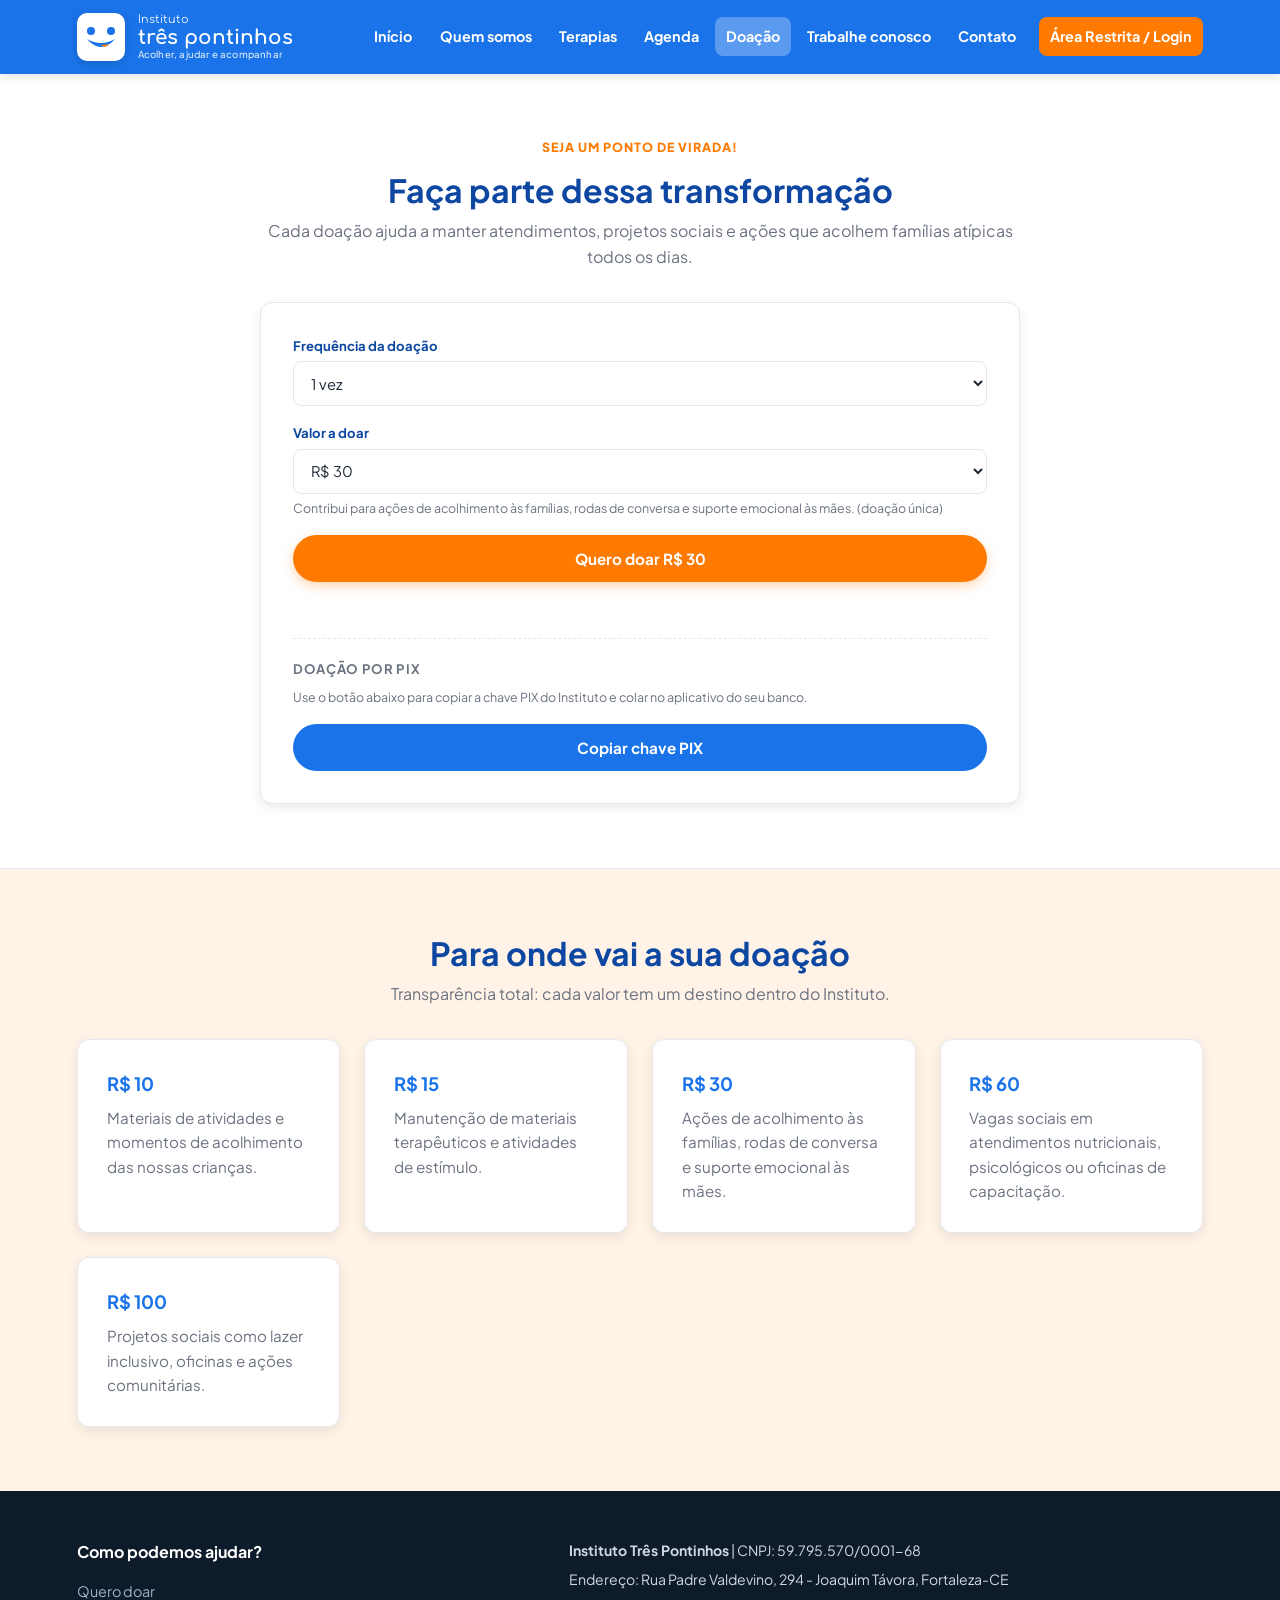
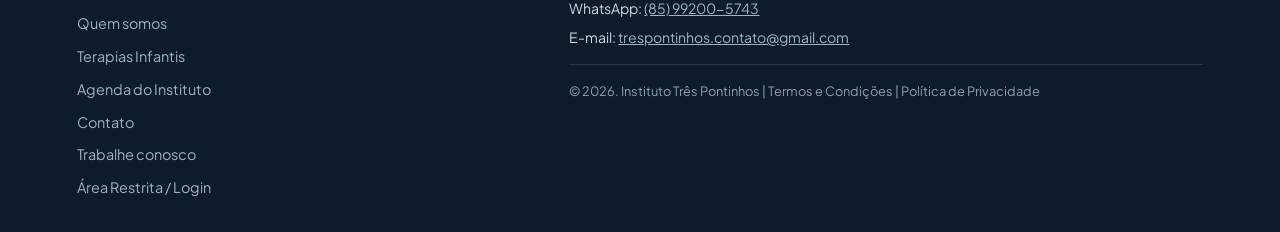
<file: doacao.html>
<!DOCTYPE html>
<html lang="pt-BR">
<head>
  <meta charset="UTF-8">
  <meta name="viewport" content="width=device-width, initial-scale=1.0">
  <title>Doe e Apoie | Instituto Três Pontinhos</title>
  <meta name="description" content="Faça parte dessa transformação: cada doação mantém atendimentos, projetos sociais e ações que acolhem famílias atípicas em Fortaleza.">
  <link rel="preconnect" href="https://fonts.googleapis.com">
  <link rel="preconnect" href="https://fonts.gstatic.com" crossorigin>
  <link href="https://fonts.googleapis.com/css2?family=Plus+Jakarta+Sans:wght@500;700;800&family=Comfortaa:wght@700&display=swap" rel="stylesheet">
  <link rel="stylesheet" href="css/estilo.css">
</head>
<body>

  <header class="site-header">
    <div class="header-inner">
      <a href="index.html" class="brand-logo-container" aria-label="Instituto Três Pontinhos — página inicial">
        <span class="logo-box">
          <svg class="logo-face-svg" viewBox="0 0 100 80" aria-hidden="true" focusable="false">
            <circle class="face-blue" cx="25" cy="25" r="10" />
            <circle class="face-blue eye-right" cx="75" cy="25" r="10" />
            <path class="face-blue" d="M 15 45 Q 50 85 85 45 Q 50 65 15 45 Z" />
            <path class="tongue-orange" d="M 50 60 Q 60 70 70 58 Z" />
          </svg>
        </span>
        <span class="logo-text-group">
          <span class="sub">Instituto</span>
          <span class="title">três pontinhos</span>
          <span class="slogan">Acolher, ajudar e acompanhar</span>
        </span>
      </a>
      <button class="menu-toggle" id="menuToggle" aria-label="Abrir menu de navegação" aria-expanded="false" aria-controls="siteNav">☰</button>
      <nav class="site-nav" id="siteNav" aria-label="Navegação principal">
        <a href="index.html">Início</a>
        <a href="quem-somos.html">Quem somos</a>
        <a href="terapias.html">Terapias</a>
        <a href="agenda.html">Agenda</a>
        <a href="doacao.html">Doação</a>
        <a href="trabalhe-conosco.html">Trabalhe conosco</a>
        <a href="contato.html">Contato</a>
        <a href="login.html" class="btn-acesso">Área Restrita / Login</a>
      </nav>
    </div>
  </header>

  <section class="secao secao--clara">
    <div class="secao-inner secao--centro">
      <p class="hero-eyebrow">Seja um ponto de virada!</p>
      <h1 class="secao-titulo">Faça parte dessa transformação</h1>
      <p class="secao-sub">Cada doação ajuda a manter atendimentos, projetos sociais e ações que acolhem
        famílias atípicas todos os dias.</p>
    </div>

    <form class="form-card" id="formDoacao">
      <div class="form-group">
        <label for="frequenciaDoacao">Frequência da doação</label>
        <select id="frequenciaDoacao" class="input-field">
          <option value="Única">1 vez</option>
          <option value="Mensal">Mensal</option>
        </select>
      </div>

      <div class="form-group">
        <label for="valorDoacao">Valor a doar</label>
        <select id="valorDoacao" class="input-field">
          <option value="10">R$ 10</option>
          <option value="15">R$ 15</option>
          <option value="30" selected>R$ 30</option>
          <option value="60">R$ 60</option>
          <option value="100">R$ 100</option>
          <option value="300">R$ 300</option>
          <option value="outro">Outro valor</option>
        </select>
        <p class="form-hint" id="descricaoValor"></p>
      </div>

      <div class="form-group escondido" id="grupoOutroValor">
        <label for="valorPersonalizado">Informe o valor (R$)</label>
        <input type="number" id="valorPersonalizado" class="input-field" min="1" step="0.01" placeholder="Ex: 50">
      </div>

      <button type="submit" class="btn-laranja btn-bloco">Quero doar</button>
      <p class="form-status" id="statusDoacao" role="alert"></p>

      <div class="acesso-rapido">
        <h3>Doação por PIX</h3>
        <p class="form-hint mb-1">Use o botão abaixo para copiar a chave PIX do Instituto e colar no
          aplicativo do seu banco.</p>
        <button type="button" class="btn-primary btn-bloco" id="btnCopiarPix">Copiar chave PIX</button>
      </div>
    </form>
  </section>

  <section class="secao secao--laranja">
    <div class="secao-inner">
      <div class="secao--centro">
        <h2 class="secao-titulo">Para onde vai a sua doação</h2>
        <p class="secao-sub">Transparência total: cada valor tem um destino dentro do Instituto.</p>
      </div>
      <div class="grid-cards">
        <article class="card-generico"><h3>R$ 10</h3><p>Materiais de atividades e momentos de acolhimento das nossas crianças.</p></article>
        <article class="card-generico"><h3>R$ 15</h3><p>Manutenção de materiais terapêuticos e atividades de estímulo.</p></article>
        <article class="card-generico"><h3>R$ 30</h3><p>Ações de acolhimento às famílias, rodas de conversa e suporte emocional às mães.</p></article>
        <article class="card-generico"><h3>R$ 60</h3><p>Vagas sociais em atendimentos nutricionais, psicológicos ou oficinas de capacitação.</p></article>
        <article class="card-generico"><h3>R$ 100</h3><p>Projetos sociais como lazer inclusivo, oficinas e ações comunitárias.</p></article>
      </div>
    </div>
  </section>

  <footer class="site-footer">
    <div class="footer-inner">
      <div>
        <h4>Como podemos ajudar?</h4>
        <ul class="footer-links">
          <li><a href="doacao.html">Quero doar</a></li>
          <li><a href="quem-somos.html">Quem somos</a></li>
          <li><a href="terapias.html">Terapias Infantis</a></li>
          <li><a href="agenda.html">Agenda do Instituto</a></li>
          <li><a href="contato.html">Contato</a></li>
          <li><a href="trabalhe-conosco.html">Trabalhe conosco</a></li>
          <li><a href="login.html">Área Restrita / Login</a></li>
        </ul>
      </div>
      <div class="footer-info">
        <p><strong>Instituto Três Pontinhos</strong> | CNPJ: 59.795.570/0001-68</p>
        <p>Endereço: Rua Padre Valdevino, 294 - Joaquim Távora, Fortaleza-CE</p>
        <p>WhatsApp: <a href="https://wa.me/5585992005743">(85) 99200-5743</a></p>
        <p>E-mail: <a href="mailto:trespontinhos.contato@gmail.com">trespontinhos.contato@gmail.com</a></p>
        <p class="copy">© <span data-ano>2026</span>. Instituto Três Pontinhos | Termos e Condições | Política de Privacidade</p>
      </div>
    </div>
  </footer>

  <script src="js/global.js"></script>
  <script>
    Global.iniciarSite('doacao.html');

    /* IMPORTANTE: preencha abaixo a chave PIX oficial do Instituto.
       Enquanto estiver com o texto padrão, o botão orienta a doadora a
       solicitar a chave pelo WhatsApp (nada de chave inventada aqui). */
    const CHAVE_PIX = 'COLOQUE_AQUI_A_CHAVE_PIX_OFICIAL';
    const WHATSAPP = '5585992005743';

    const descricoes = {
      '10':    'Contribui para materiais de atividades e momentos de acolhimento das nossas crianças.',
      '15':    'Ajuda a manter materiais terapêuticos e atividades de estímulo para as crianças atendidas.',
      '30':    'Contribui para ações de acolhimento às famílias, rodas de conversa e suporte emocional às mães.',
      '60':    'Apoia vagas sociais em atendimentos nutricionais, psicológicos ou oficinas de capacitação.',
      '100':   'Colabora com projetos sociais como lazer inclusivo, oficinas e ações comunitárias.',
      '300':   'Fortalece a manutenção da sede e das terapias oferecidas às famílias.',
      'outro': 'Escolha livremente o valor da sua contribuição.'
    };

    const campoValor = document.getElementById('valorDoacao');
    const campoFrequencia = document.getElementById('frequenciaDoacao');
    const campoOutro = document.getElementById('grupoOutroValor');
    const botaoDoar = document.querySelector('#formDoacao .btn-laranja');
    const descricao = document.getElementById('descricaoValor');
    const statusDoacao = document.getElementById('statusDoacao');

    function atualizarValor() {
      const escolha = campoValor.value;
      const frequencia = campoFrequencia.value === 'Mensal' ? 'doação mensal' : 'doação única';
      descricao.textContent = (descricoes[escolha] || '') + ' (' + frequencia + ')';
      campoOutro.classList.toggle('escondido', escolha !== 'outro');
      botaoDoar.textContent = escolha === 'outro' ? 'Quero doar' : 'Quero doar R$ ' + escolha;
    }

    campoValor.addEventListener('change', atualizarValor);
    campoFrequencia.addEventListener('change', atualizarValor);
    atualizarValor();

    document.getElementById('formDoacao').addEventListener('submit', function (evento) {
      evento.preventDefault();
      const escolha = campoValor.value;
      const valor = escolha === 'outro' ? document.getElementById('valorPersonalizado').value : escolha;

      if (!valor || Number(valor) <= 0) {
        statusDoacao.className = 'form-status erro';
        statusDoacao.textContent = '⚠️ Informe o valor que deseja doar.';
        return;
      }

      statusDoacao.className = 'form-status ok';
      statusDoacao.textContent = 'Obrigado! Abrindo o WhatsApp para concluir sua doação...';

      const mensagem = 'Olá! Quero fazer uma ' + (campoFrequencia.value === 'Mensal' ? 'doação mensal' : 'doação única') +
        ' de ' + Global.moeda(valor) + ' para o Instituto Três Pontinhos. Como faço?';

      setTimeout(function () {
        window.open('https://wa.me/' + WHATSAPP + '?text=' + encodeURIComponent(mensagem), '_blank');
      }, 500);
    });

    document.getElementById('btnCopiarPix').addEventListener('click', async function () {
      if (CHAVE_PIX.indexOf('COLOQUE_AQUI') === 0) {
        Global.avisar('A chave PIX ainda não foi cadastrada no site. Solicite pelo WhatsApp (85) 99200-5743.', 'erro');
        return;
      }
      try {
        await navigator.clipboard.writeText(CHAVE_PIX);
        Global.avisar('Chave PIX copiada! Cole no aplicativo do seu banco.', 'sucesso');
      } catch (erro) {
        Global.avisar('Não foi possível copiar automaticamente. Chave: ' + CHAVE_PIX, 'erro');
      }
    });
  </script>
</body>
</html>
</file>
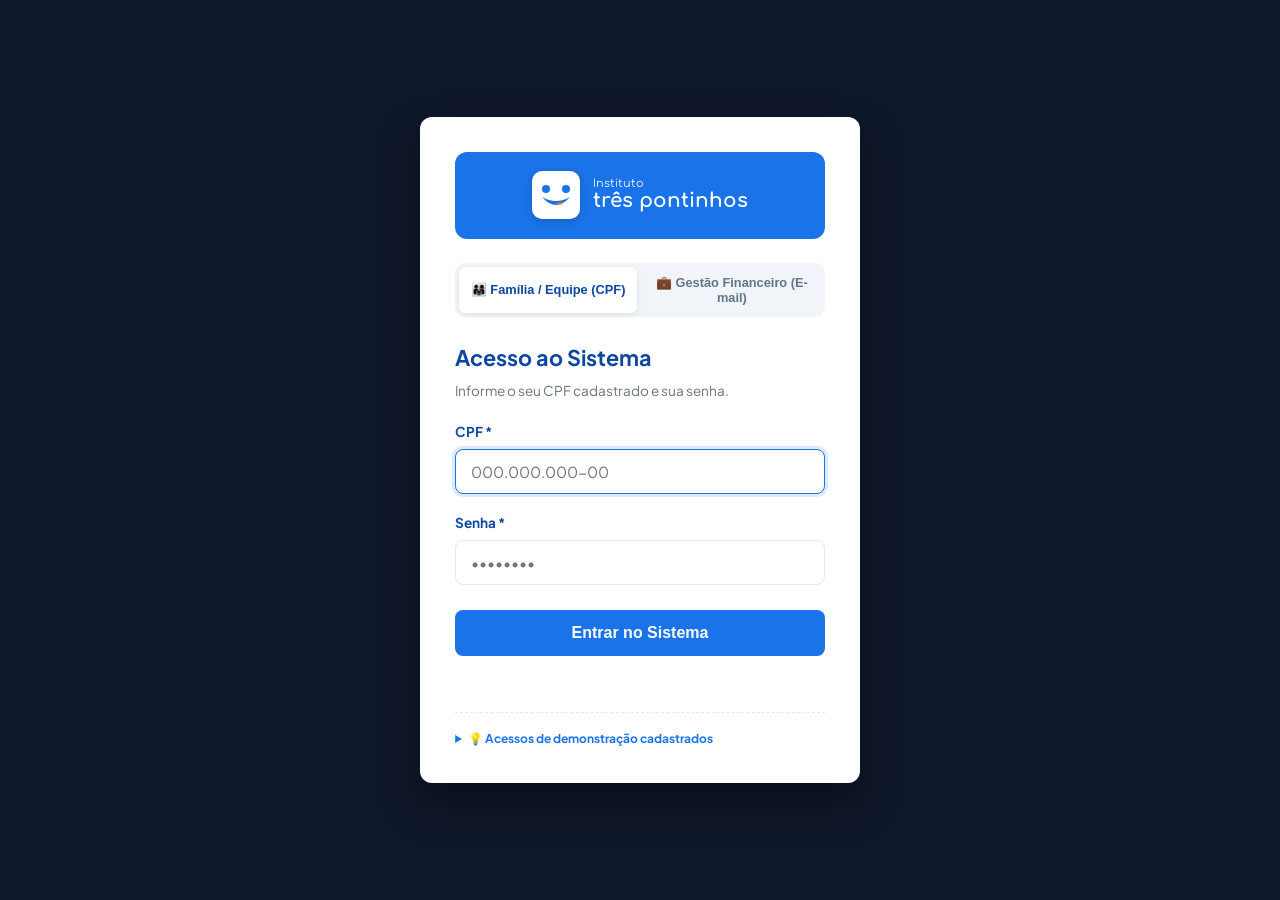
<file: login.html>
<!DOCTYPE html>
<html lang="pt-BR">
<head>
  <meta charset="UTF-8">
  <meta name="viewport" content="width=device-width, initial-scale=1.0">
  <title>Login - Instituto Três Pontinhos</title>
  <link rel="stylesheet" href="css/estilo.css">
  <link href="https://fonts.googleapis.com/css2?family=Plus+Jakarta+Sans:wght@500;700;800&family=Comfortaa:wght@700&display=swap" rel="stylesheet">
  <script src="js/firebase-config.js"></script>
  <script src="js/banco.js"></script>
  <script src="js/auth.js"></script>
  <script src="js/global.js"></script>
  <style>
    body { 
      background: #0f172a; 
      display: flex; 
      justify-content: center; 
      align-items: center; 
      min-height: 100vh; 
      padding: 1rem; 
      font-family: 'Plus Jakarta Sans', sans-serif;
    }
    .card-login { 
      background: #ffffff; 
      padding: 2.2rem; 
      border-radius: var(--raio-borda, 16px); 
      width: 100%; 
      max-width: 440px; 
      box-shadow: 0 20px 40px rgba(0,0,0,0.35); 
    }
    .header-logo-card {
      background: var(--azul-vibrante, #1a73e8); 
      padding: 1.2rem; 
      border-radius: 12px; 
      margin-bottom: 1.5rem; 
      text-align: center;
      display: flex;
      justify-content: center;
      align-items: center;
    }
    .abas-login {
      display: flex;
      gap: 6px;
      margin-bottom: 1.5rem;
      background: #f1f5f9;
      padding: 4px;
      border-radius: 10px;
    }
    .btn-aba-login {
      flex: 1;
      padding: 8px 10px;
      border: none;
      background: transparent;
      border-radius: 7px;
      font-weight: 700;
      font-size: 0.8rem;
      color: #64748b;
      cursor: pointer;
      transition: all 0.2s;
    }
    .btn-aba-login.ativa {
      background: #ffffff;
      color: var(--azul-escuro, #0d47a1);
      box-shadow: 0 2px 6px rgba(0,0,0,0.08);
    }
    .form-group { 
      margin-bottom: 1.1rem; 
    }
    .form-group label { 
      display: block; 
      font-weight: 700; 
      font-size: 0.85rem; 
      margin-bottom: 0.4rem; 
      color: var(--azul-escuro, #0f172a); 
    }
    .input-field { 
      width: 100%; 
      padding: 0.75rem 0.9rem; 
      border: 1px solid var(--cor-borda, #cbd5e1); 
      border-radius: 8px; 
      font-size: 0.95rem; 
      outline: none;
      transition: border-color 0.2s, box-shadow 0.2s;
    }
    .input-field:focus {
      border-color: var(--azul-vibrante, #1a73e8);
      box-shadow: 0 0 0 3px rgba(26,115,232,0.15);
    }
    .btn-entrar { 
      width: 100%; 
      background: var(--azul-vibrante, #1a73e8); 
      color: white; 
      border: none; 
      padding: 0.85rem; 
      border-radius: 8px; 
      font-weight: 800; 
      cursor: pointer; 
      font-size: 1rem; 
      margin-top: 0.5rem; 
      transition: background-color 0.2s, transform 0.1s;
    }
    .btn-entrar:hover { 
      background: #0d47a1; 
    }
    .btn-entrar:active {
      transform: scale(0.98);
    }
    .credenciais-rapidas {
      margin-top: 1.5rem;
      padding-top: 1rem;
      border-top: 1px dashed #e2e8f0;
      font-size: 0.75rem;
      color: #64748b;
    }
    .credenciais-rapidas summary {
      cursor: pointer;
      font-weight: 700;
      color: var(--azul-vibrante);
    }
  </style>
</head>
<body>

  <div class="card-login">
    <div class="header-logo-card">
      <a href="index.html" class="brand-logo-container">
        <div class="logo-box">
          <svg class="logo-face-svg" viewBox="0 0 100 80">
            <circle class="face-blue" cx="25" cy="25" r="10" />
            <circle class="face-blue eye-right" cx="75" cy="25" r="10" />
            <path class="face-blue" d="M 15 45 Q 50 85 85 45 Q 50 65 15 45 Z" />
            <path class="tongue-orange" d="M 50 60 Q 60 70 70 58 Z" />
          </svg>
        </div>
        <div class="logo-text-group">
          <span class="sub">Instituto</span>
          <span class="title">três pontinhos</span>
        </div>
      </a>
    </div>

    <!-- ABAS: ACESSO FAMÍLIA/EQUIPE (CPF) VS GESTÃO FINANCEIRO (E-MAIL) -->
    <div class="abas-login" role="tablist">
      <button type="button" class="btn-aba-login ativa" id="tabCpf" onclick="selecionarModoLogin('cpf')">
        👨‍👩‍👧 Família / Equipe (CPF)
      </button>
      <button type="button" class="btn-aba-login" id="tabEmail" onclick="selecionarModoLogin('email')">
        💼 Gestão Financeiro (E-mail)
      </button>
    </div>

    <h2 style="color: var(--azul-escuro, #0f172a); margin-bottom: 0.3rem;" id="tituloLogin">Acesso ao Sistema</h2>
    <p style="color: var(--texto-suave, #64748b); font-size: 0.85rem; margin-bottom: 1.2rem;" id="subtituloLogin">
      Informe o seu CPF cadastrado e sua senha.
    </p>

    <form id="formLogin" onsubmit="executarLogin(event)">
      <!-- CAMPO CPF -->
      <div class="form-group" id="grupoCPF">
        <label for="campoCPF">CPF *</label>
        <input 
          type="text" 
          id="campoCPF" 
          class="input-field" 
          placeholder="000.000.000-00" 
          maxlength="14"
          oninput="Auth.mascaraCPF(this)"
          autocomplete="off"
        >
      </div>

      <!-- CAMPO E-MAIL (GESTÃO FINANCEIRO) -->
      <div class="form-group" id="grupoEmail" style="display:none;">
        <label for="campoEmail">E-mail de Gestão *</label>
        <input 
          type="email" 
          id="campoEmail" 
          class="input-field" 
          placeholder="gestao@trespontinhos.org"
          autocomplete="email"
        >
      </div>

      <div class="form-group">
        <label for="campoSenha">Senha *</label>
        <input type="password" id="campoSenha" class="input-field" required placeholder="••••••••">
      </div>

      <button type="submit" class="btn-entrar" id="btnEntrar">Entrar no Sistema</button>
      <p class="form-status" id="statusLogin" role="alert" style="margin-top:.8rem;"></p>
    </form>

    <div class="credenciais-rapidas">
      <details>
        <summary>💡 Acessos de demonstração cadastrados</summary>
        <div style="margin-top:.5rem; line-height:1.5;">
          <p><strong>💼 Gestão Financeiro:</strong> <code>gestao@trespontinhos.org</code> / senha: <code>123</code></p>
          <p><strong>📋 Coordenadoria:</strong> CPF <code>222.222.222-22</code> / senha: <code>123</code></p>
          <p><strong>👨‍⚕️ Profissional (Psicólogo):</strong> CPF <code>333.333.333-33</code> / senha: <code>123</code></p>
          <p><strong>📝 Estagiário / AT:</strong> CPF <code>555.555.555-55</code> / senha: <code>123</code></p>
          <p><strong>👨‍👩‍👧 Responsável / Cliente:</strong> CPF <code>444.444.444-44</code> / senha: <code>123</code></p>
        </div>
      </details>
    </div>
  </div>

  <script>
    let modoAtual = 'cpf';

    function selecionarModoLogin(modo) {
      modoAtual = modo;
      const tabCpf = document.getElementById('tabCpf');
      const tabEmail = document.getElementById('tabEmail');
      const grupoCPF = document.getElementById('grupoCPF');
      const grupoEmail = document.getElementById('grupoEmail');
      const campoCPF = document.getElementById('campoCPF');
      const campoEmail = document.getElementById('campoEmail');
      const titulo = document.getElementById('tituloLogin');
      const subtitulo = document.getElementById('subtituloLogin');
      const statusEl = document.getElementById('statusLogin');
      if (statusEl) statusEl.textContent = '';

      if (modo === 'email') {
        tabCpf.classList.remove('ativa');
        tabEmail.classList.add('ativa');
        grupoCPF.style.display = 'none';
        grupoEmail.style.display = 'block';
        campoCPF.removeAttribute('required');
        campoEmail.setAttribute('required', 'required');
        titulo.textContent = 'Gestão Financeiro & Administrativa';
        subtitulo.textContent = 'Acesso exclusivo para a direção e gestão com e-mail e senha.';
        campoEmail.focus();
      } else {
        tabEmail.classList.remove('ativa');
        tabCpf.classList.add('ativa');
        grupoEmail.style.display = 'none';
        grupoCPF.style.display = 'block';
        campoEmail.removeAttribute('required');
        campoCPF.setAttribute('required', 'required');
        titulo.textContent = 'Acesso ao Sistema';
        subtitulo.textContent = 'Informe o seu CPF cadastrado e sua senha.';
        campoCPF.focus();
      }
    }

    async function executarLogin(e) {
      e.preventDefault();
      const statusEl = document.getElementById('statusLogin');
      statusEl.className = 'form-status';
      statusEl.textContent = 'Verificando dados de acesso...';

      const logo = document.querySelector('.brand-logo-container');
      if (logo) logo.classList.add('piscando');

      const senha = document.getElementById('campoSenha').value;
      const identificador = modoAtual === 'email'
        ? document.getElementById('campoEmail').value.trim()
        : document.getElementById('campoCPF').value.trim();

      const resultado = await Auth.login(identificador, senha);

      if (!resultado.sucesso) {
        if (logo) logo.classList.remove('piscando');
        statusEl.className = 'form-status erro';
        statusEl.textContent = '⚠️ ' + resultado.mensagem;
        return;
      }

      statusEl.className = 'form-status ok';
      statusEl.textContent = '✅ Acesso autorizado! Redirecionando...';

      setTimeout(() => {
        window.location.href = Auth.rotaDoPerfil(resultado.sessao.perfil);
      }, 250);
    }

    // Inicializa campos
    selecionarModoLogin('cpf');
  </script>

</body>
</html>
</file>
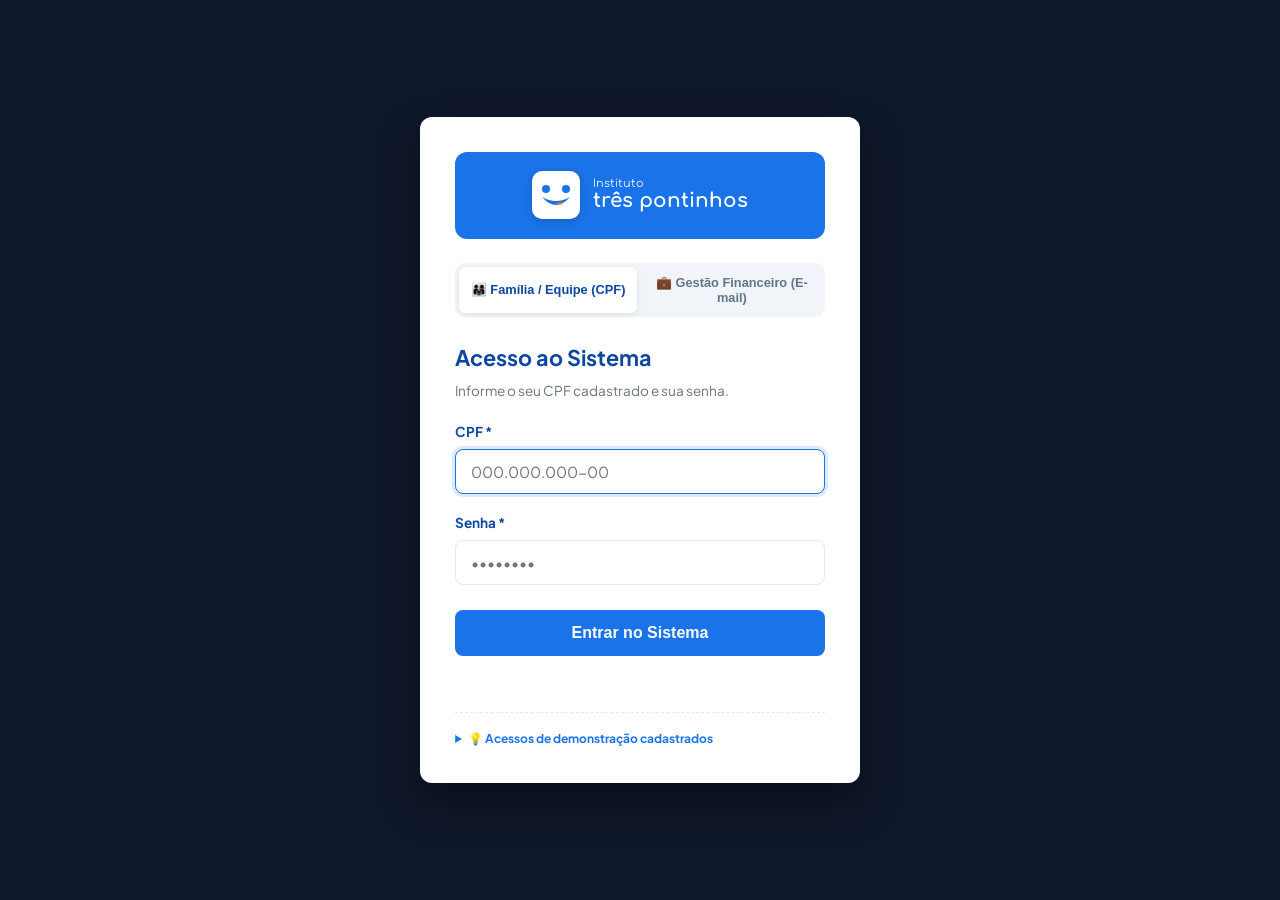
<file: profissional.html>
<!DOCTYPE html>
<html lang="pt-BR">
<head>
  <meta charset="UTF-8">
  <meta name="viewport" content="width=device-width, initial-scale=1.0">
  <title>Área do Profissional | Instituto Três Pontinhos</title>
  <meta name="robots" content="noindex, nofollow">
  <link rel="preconnect" href="https://fonts.googleapis.com">
  <link rel="preconnect" href="https://fonts.gstatic.com" crossorigin>
  <link href="https://fonts.googleapis.com/css2?family=Plus+Jakarta+Sans:wght@500;700;800&family=Comfortaa:wght@700&display=swap" rel="stylesheet">
  <link rel="stylesheet" href="css/estilo.css">
  <script src="js/firebase-config.js"></script>
  <script src="js/banco.js"></script>
  <script src="js/auth.js"></script>
  <script src="js/global.js"></script>
  <script>window.TP_SESSAO = Auth.exigir(['profissional']);</script>
</head>
<body>

  <header class="app-header">
    <a href="index.html" class="brand-logo-container" aria-label="Ir para o site do Instituto">
      <span class="logo-box">
        <svg class="logo-face-svg" viewBox="0 0 100 80" aria-hidden="true" focusable="false">
          <circle class="face-blue" cx="25" cy="25" r="10" />
          <circle class="face-blue eye-right" cx="75" cy="25" r="10" />
          <path class="face-blue" d="M 15 45 Q 50 85 85 45 Q 50 65 15 45 Z" />
          <path class="tongue-orange" d="M 50 60 Q 60 70 70 58 Z" />
        </svg>
      </span>
      <span class="logo-text-group">
        <span class="sub">Instituto</span>
        <span class="title">três pontinhos</span>
      </span>
    </a>

    <div class="user-nav">
      <span class="badge-perfil" data-usuario-perfil>Profissional</span>
      <span class="nome" data-usuario-nome>—</span>
      <a href="login.html" class="btn-ghost" data-acao="sair">Sair</a>
    </div>
  </header>

  <main class="app-container">
    <div class="cabecalho-pagina">
      <h2>🩺 Meus atendimentos</h2>
      <div style="display:flex; gap:.6rem; align-items:center; flex-wrap:wrap">
        <label for="filtroData" class="form-hint" style="margin:0">Filtrar por data:</label>
        <input type="date" id="filtroData" class="input-field" style="width:auto">
        <button type="button" class="btn-outline btn-pequeno" data-acao="ver-todos">Ver todos</button>
      </div>
    </div>

    <div id="avisoSolicitacoes"></div>

    <div class="tabela-scroll">
      <table class="app-table">
        <thead>
          <tr>
            <th>Sala de atendimento</th>
            <th>Paciente</th>
            <th>Horário</th>
            <th>Terapia</th>
            <th>Status</th>
            <th>Ações</th>
          </tr>
        </thead>
        <tbody id="corpoTabela"></tbody>
      </table>
    </div>

    <p class="form-hint mt-2">
      Modo de dados: <strong id="modoDados">verificando...</strong> ·
      <a href="index.html">Voltar ao site do Instituto</a>
    </p>
  </main>

  <script src="js/profissional.js"></script>
</body>
</html>
</file>
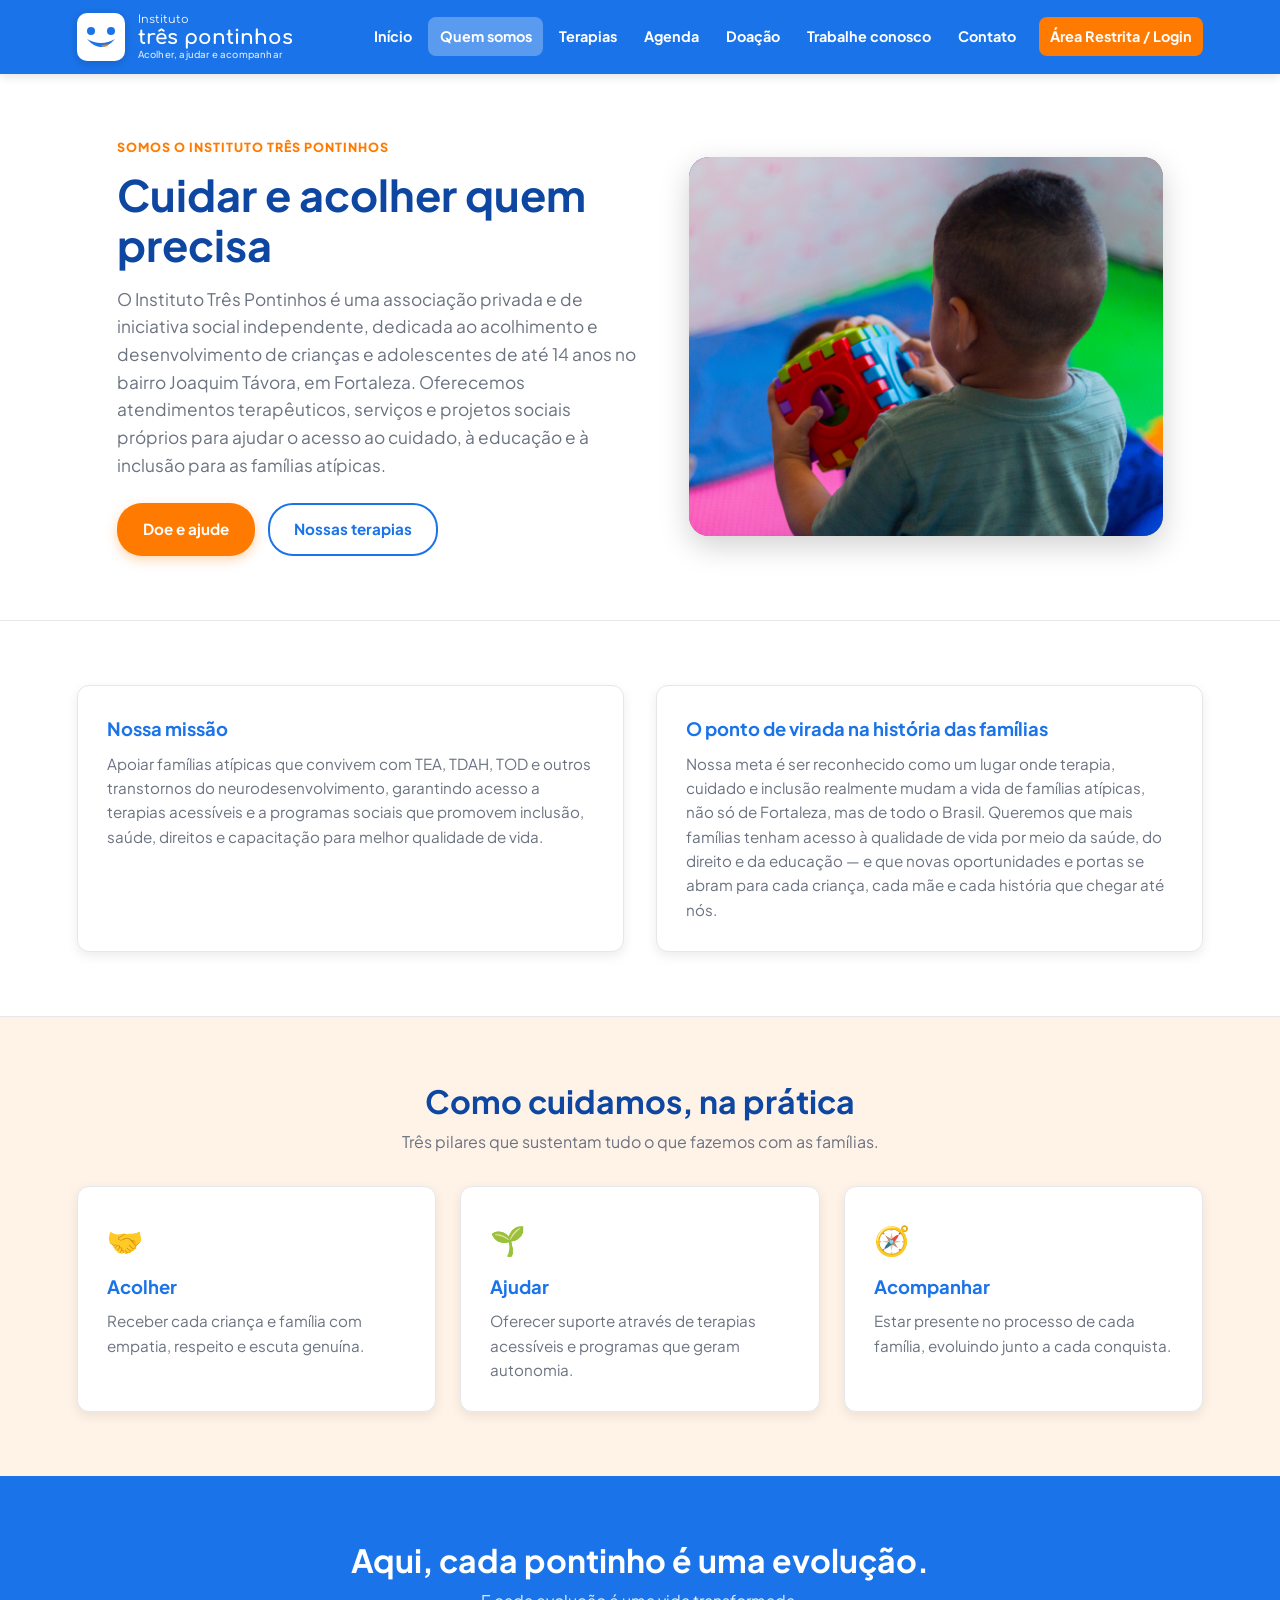
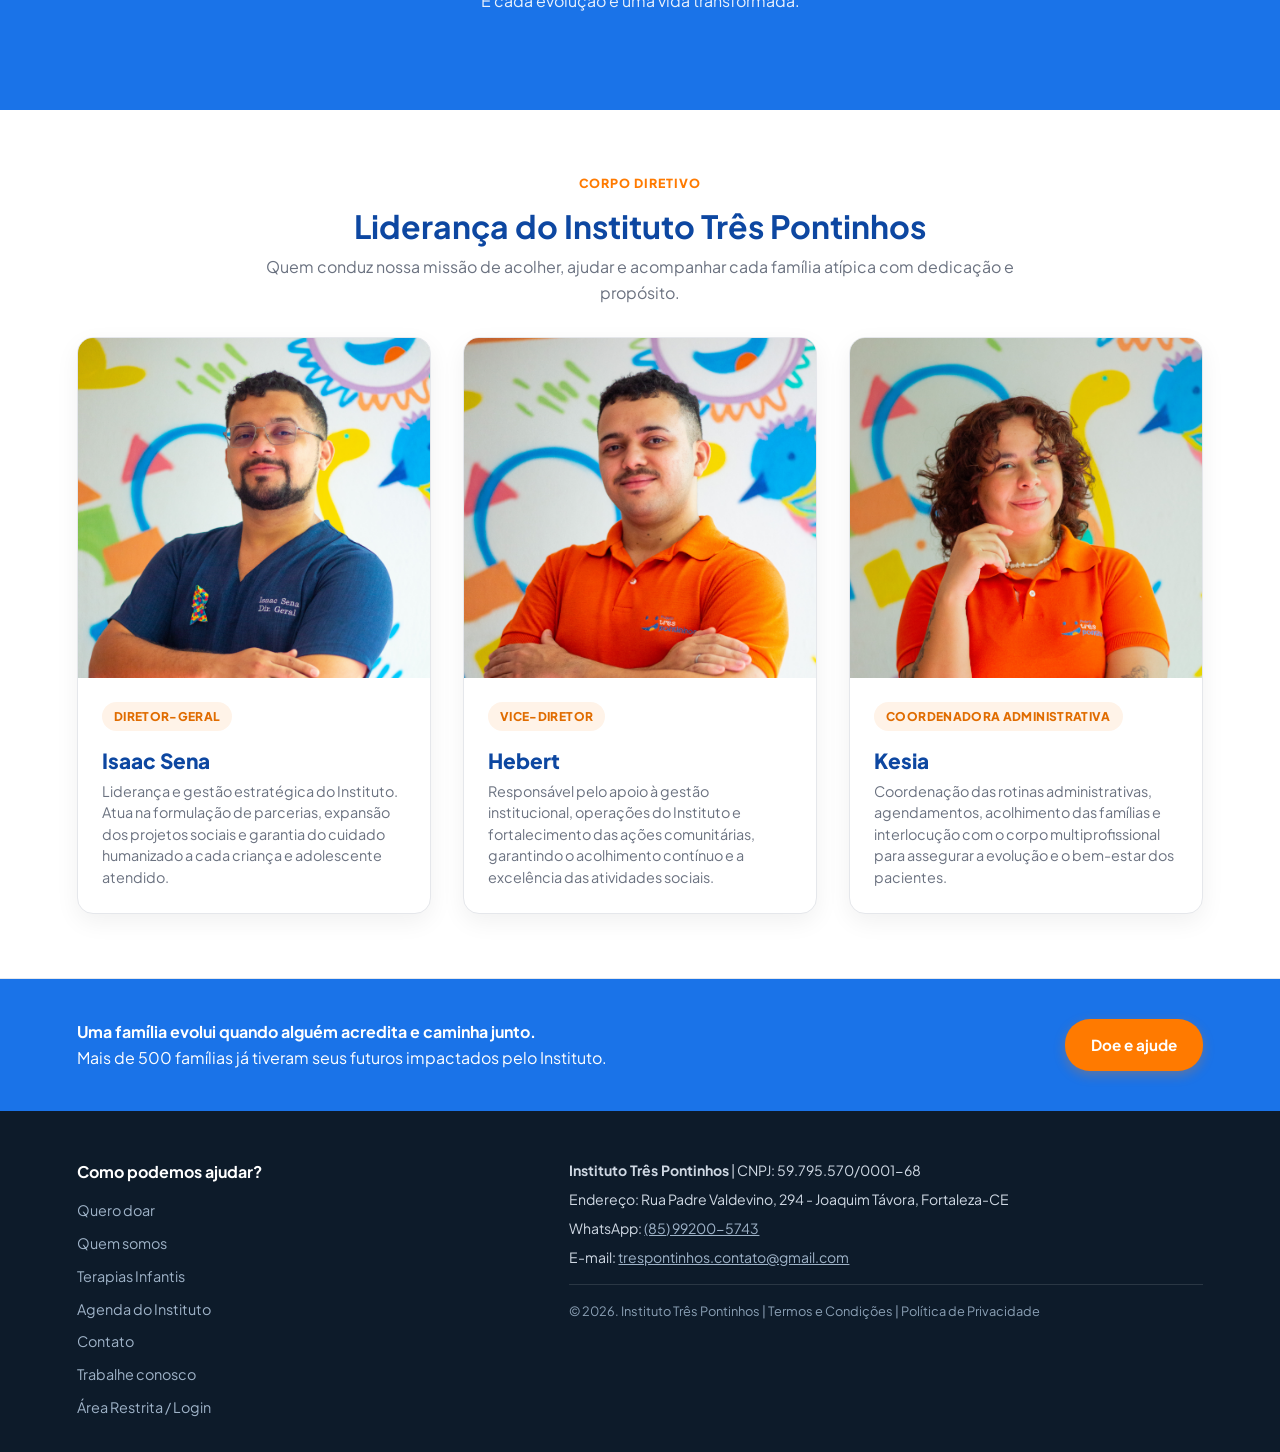
<file: quem-somos.html>
<!DOCTYPE html>
<html lang="pt-BR">
<head>
  <meta charset="UTF-8">
  <meta name="viewport" content="width=device-width, initial-scale=1.0">
  <title>Quem somos | Instituto Três Pontinhos</title>
  <meta name="description" content="Associação privada de iniciativa social independente dedicada ao acolhimento e desenvolvimento de crianças e adolescentes de até 14 anos no bairro Joaquim Távora, em Fortaleza.">
  <link rel="preconnect" href="https://fonts.googleapis.com">
  <link rel="preconnect" href="https://fonts.gstatic.com" crossorigin>
  <link href="https://fonts.googleapis.com/css2?family=Plus+Jakarta+Sans:wght@500;700;800&family=Comfortaa:wght@700&display=swap" rel="stylesheet">
  <link rel="stylesheet" href="css/estilo.css">
</head>
<body>

  <header class="site-header">
    <div class="header-inner">
      <a href="index.html" class="brand-logo-container" aria-label="Instituto Três Pontinhos — página inicial">
        <span class="logo-box">
          <svg class="logo-face-svg" viewBox="0 0 100 80" aria-hidden="true" focusable="false">
            <circle class="face-blue" cx="25" cy="25" r="10" />
            <circle class="face-blue eye-right" cx="75" cy="25" r="10" />
            <path class="face-blue" d="M 15 45 Q 50 85 85 45 Q 50 65 15 45 Z" />
            <path class="tongue-orange" d="M 50 60 Q 60 70 70 58 Z" />
          </svg>
        </span>
        <span class="logo-text-group">
          <span class="sub">Instituto</span>
          <span class="title">três pontinhos</span>
          <span class="slogan">Acolher, ajudar e acompanhar</span>
        </span>
      </a>
      <button class="menu-toggle" id="menuToggle" aria-label="Abrir menu de navegação" aria-expanded="false" aria-controls="siteNav">☰</button>
      <nav class="site-nav" id="siteNav" aria-label="Navegação principal">
        <a href="index.html">Início</a>
        <a href="quem-somos.html">Quem somos</a>
        <a href="terapias.html">Terapias</a>
        <a href="agenda.html">Agenda</a>
        <a href="doacao.html">Doação</a>
        <a href="trabalhe-conosco.html">Trabalhe conosco</a>
        <a href="contato.html">Contato</a>
        <a href="login.html" class="btn-acesso">Área Restrita / Login</a>
      </nav>
    </div>
  </header>

  <section class="hero">
    <div class="hero-inner">
      <div>
        <p class="hero-eyebrow">Somos o Instituto Três Pontinhos</p>
        <h1 class="hero-titulo">Cuidar e acolher quem precisa</h1>
        <p class="hero-texto">
          O Instituto Três Pontinhos é uma associação privada e de iniciativa social independente,
          dedicada ao acolhimento e desenvolvimento de crianças e adolescentes de até 14 anos no
          bairro Joaquim Távora, em Fortaleza. Oferecemos atendimentos terapêuticos, serviços e
          projetos sociais próprios para ajudar o acesso ao cuidado, à educação e à inclusão para
          as famílias atípicas.
        </p>
        <div class="hero-acoes">
          <a href="doacao.html" class="btn-laranja">Doe e ajude</a>
          <a href="terapias.html" class="btn-outline">Nossas terapias</a>
        </div>
      </div>
      <figure class="hero-midia">
        <img src="img/criança brincando.JPEG"
             alt="Criança em atendimento lúdico no Instituto Três Pontinhos" loading="lazy" width="800" height="640">
      </figure>
    </div>
  </section>

  <section class="secao secao--clara">
    <div class="secao-inner duas-colunas">
      <div class="card-generico">
        <h3>Nossa missão</h3>
        <p>Apoiar famílias atípicas que convivem com TEA, TDAH, TOD e outros transtornos do
          neurodesenvolvimento, garantindo acesso a terapias acessíveis e a programas sociais que
          promovem inclusão, saúde, direitos e capacitação para melhor qualidade de vida.</p>
      </div>
      <div class="card-generico">
        <h3>O ponto de virada na história das famílias</h3>
        <p>Nossa meta é ser reconhecido como um lugar onde terapia, cuidado e inclusão realmente
          mudam a vida de famílias atípicas, não só de Fortaleza, mas de todo o Brasil. Queremos que
          mais famílias tenham acesso à qualidade de vida por meio da saúde, do direito e da
          educação — e que novas oportunidades e portas se abram para cada criança, cada mãe e cada
          história que chegar até nós.</p>
      </div>
    </div>
  </section>

  <section class="secao secao--laranja">
    <div class="secao-inner">
      <div class="secao--centro">
        <h2 class="secao-titulo">Como cuidamos, na prática</h2>
        <p class="secao-sub">Três pilares que sustentam tudo o que fazemos com as famílias.</p>
      </div>
      <div class="grid-cards">
        <article class="card-generico">
          <span class="card-icone" aria-hidden="true">🤝</span>
          <h3>Acolher</h3>
          <p>Receber cada criança e família com empatia, respeito e escuta genuína.</p>
        </article>
        <article class="card-generico">
          <span class="card-icone" aria-hidden="true">🌱</span>
          <h3>Ajudar</h3>
          <p>Oferecer suporte através de terapias acessíveis e programas que geram autonomia.</p>
        </article>
        <article class="card-generico">
          <span class="card-icone" aria-hidden="true">🧭</span>
          <h3>Acompanhar</h3>
          <p>Estar presente no processo de cada família, evoluindo junto a cada conquista.</p>
        </article>
      </div>
    </div>
  </section>

  <section class="secao secao--azul">
    <div class="secao-inner secao--centro">
      <h2 class="secao-titulo">Aqui, cada pontinho é uma evolução.</h2>
      <p class="secao-sub">E cada evolução é uma vida transformada.</p>
    </div>
  </section>

  <!-- ======================== LIDERANÇA DO INSTITUTO ======================== -->
  <section class="secao secao--clara">
    <div class="secao-inner">
      <div class="secao--centro">
        <p class="hero-eyebrow">Corpo Diretivo</p>
        <h2 class="secao-titulo">Liderança do Instituto Três Pontinhos</h2>
        <p class="secao-sub">Quem conduz nossa missão de acolher, ajudar e acompanhar cada família atípica com dedicação e propósito.</p>
      </div>

      <div class="grid-lideranca">
        <!-- 1. DIRETOR GERAL: ISAAC -->
        <article class="card-lideranca">
          <div class="lideranca-foto-wrapper">
            <img src="img/isaac.JPEG" alt="Isaac Sena — Diretor Geral do Instituto Três Pontinhos" class="lideranca-foto" loading="lazy">
          </div>
          <div class="lideranca-conteudo">
            <span class="lideranca-cargo-badge">Diretor-Geral</span>
            <h3 class="lideranca-nome">Isaac Sena</h3>
            <p class="lideranca-descricao">
              Liderança e gestão estratégica do Instituto. Atua na formulação de parcerias, expansão dos projetos sociais e garantia do cuidado humanizado a cada criança e adolescente atendido.
            </p>
          </div>
        </article>

        <!-- 2. VICE-DIRETOR: HEBERT -->
        <article class="card-lideranca">
          <div class="lideranca-foto-wrapper">
            <img src="img/hebert.JPEG" alt="Hebert — Vice-Diretor do Instituto Três Pontinhos" class="lideranca-foto" loading="lazy">
          </div>
          <div class="lideranca-conteudo">
            <span class="lideranca-cargo-badge">Vice-Diretor</span>
            <h3 class="lideranca-nome">Hebert</h3>
            <p class="lideranca-descricao">
              Responsável pelo apoio à gestão institucional, operações do Instituto e fortalecimento das ações comunitárias, garantindo o acolhimento contínuo e a excelência das atividades sociais.
            </p>
          </div>
        </article>

        <!-- 3. COORDENADORA ADMINISTRATIVA: KESIA -->
        <article class="card-lideranca">
          <div class="lideranca-foto-wrapper">
            <img src="img/kesia (1).JPEG" alt="Kesia — Coordenadora Administrativa do Instituto Três Pontinhos" class="lideranca-foto" loading="lazy">
          </div>
          <div class="lideranca-conteudo">
            <span class="lideranca-cargo-badge">Coordenadora Administrativa</span>
            <h3 class="lideranca-nome">Kesia</h3>
            <p class="lideranca-descricao">
              Coordenação das rotinas administrativas, agendamentos, acolhimento das famílias e interlocução com o corpo multiprofissional para assegurar a evolução e o bem-estar dos pacientes.
            </p>
          </div>
        </article>
      </div>
    </div>
  </section>

  <section class="faixa-impacto">
    <div class="faixa-impacto-inner">
      <p><strong>Uma família evolui quando alguém acredita e caminha junto.</strong><br>
        Mais de 500 famílias já tiveram seus futuros impactados pelo Instituto.</p>
      <a href="doacao.html" class="btn-laranja">Doe e ajude</a>
    </div>
  </section>

  <footer class="site-footer">
    <div class="footer-inner">
      <div>
        <h4>Como podemos ajudar?</h4>
        <ul class="footer-links">
          <li><a href="doacao.html">Quero doar</a></li>
          <li><a href="quem-somos.html">Quem somos</a></li>
          <li><a href="terapias.html">Terapias Infantis</a></li>
          <li><a href="agenda.html">Agenda do Instituto</a></li>
          <li><a href="contato.html">Contato</a></li>
          <li><a href="trabalhe-conosco.html">Trabalhe conosco</a></li>
          <li><a href="login.html">Área Restrita / Login</a></li>
        </ul>
      </div>
      <div class="footer-info">
        <p><strong>Instituto Três Pontinhos</strong> | CNPJ: 59.795.570/0001-68</p>
        <p>Endereço: Rua Padre Valdevino, 294 - Joaquim Távora, Fortaleza-CE</p>
        <p>WhatsApp: <a href="https://wa.me/5585992005743">(85) 99200-5743</a></p>
        <p>E-mail: <a href="mailto:trespontinhos.contato@gmail.com">trespontinhos.contato@gmail.com</a></p>
        <p class="copy">© <span data-ano>2026</span>. Instituto Três Pontinhos | Termos e Condições | Política de Privacidade</p>
      </div>
    </div>
  </footer>

  <script src="js/global.js"></script>
  <script>Global.iniciarSite('quem-somos.html');</script>
</body>
</html>
</file>
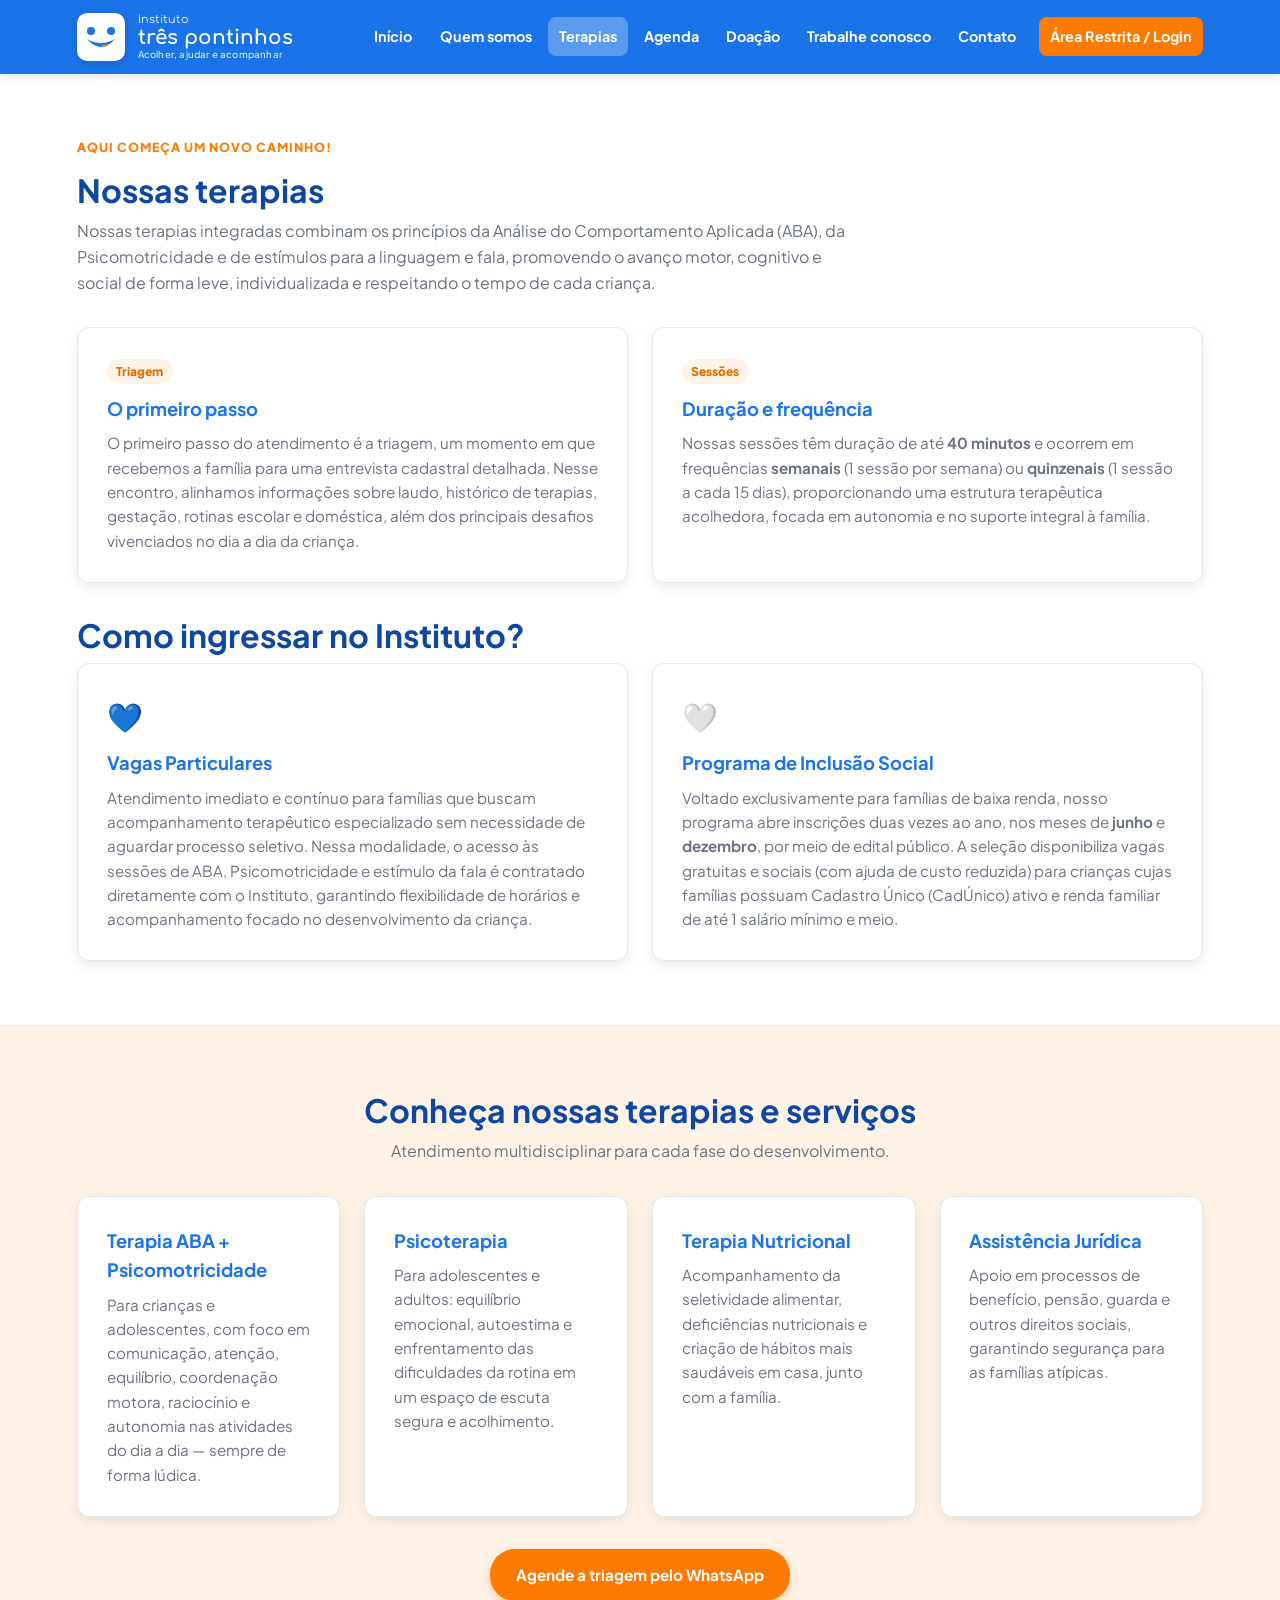
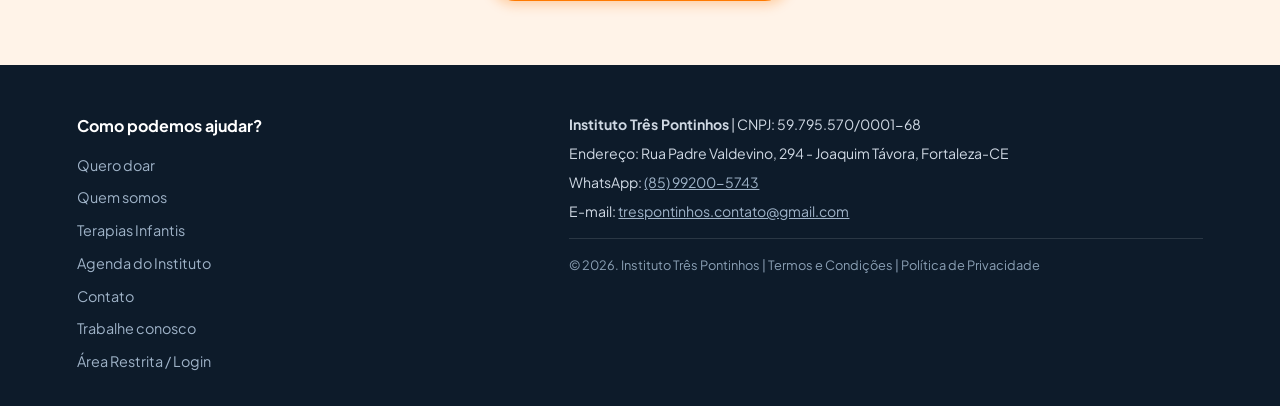
<file: terapias.html>
<!DOCTYPE html>
<html lang="pt-BR">
<head>
  <meta charset="UTF-8">
  <meta name="viewport" content="width=device-width, initial-scale=1.0">
  <title>Terapias | Instituto Três Pontinhos</title>
  <meta name="description" content="Terapias integradas de ABA, Psicomotricidade, Fonoaudiologia, Psicoterapia, Nutrição e Assistência Jurídica para crianças e adolescentes atípicos em Fortaleza.">
  <link rel="preconnect" href="https://fonts.googleapis.com">
  <link rel="preconnect" href="https://fonts.gstatic.com" crossorigin>
  <link href="https://fonts.googleapis.com/css2?family=Plus+Jakarta+Sans:wght@500;700;800&family=Comfortaa:wght@700&display=swap" rel="stylesheet">
  <link rel="stylesheet" href="css/estilo.css">
</head>
<body>

  <header class="site-header">
    <div class="header-inner">
      <a href="index.html" class="brand-logo-container" aria-label="Instituto Três Pontinhos — página inicial">
        <span class="logo-box">
          <svg class="logo-face-svg" viewBox="0 0 100 80" aria-hidden="true" focusable="false">
            <circle class="face-blue" cx="25" cy="25" r="10" />
            <circle class="face-blue eye-right" cx="75" cy="25" r="10" />
            <path class="face-blue" d="M 15 45 Q 50 85 85 45 Q 50 65 15 45 Z" />
            <path class="tongue-orange" d="M 50 60 Q 60 70 70 58 Z" />
          </svg>
        </span>
        <span class="logo-text-group">
          <span class="sub">Instituto</span>
          <span class="title">três pontinhos</span>
          <span class="slogan">Acolher, ajudar e acompanhar</span>
        </span>
      </a>
      <button class="menu-toggle" id="menuToggle" aria-label="Abrir menu de navegação" aria-expanded="false" aria-controls="siteNav">☰</button>
      <nav class="site-nav" id="siteNav" aria-label="Navegação principal">
        <a href="index.html">Início</a>
        <a href="quem-somos.html">Quem somos</a>
        <a href="terapias.html">Terapias</a>
        <a href="agenda.html">Agenda</a>
        <a href="doacao.html">Doação</a>
        <a href="trabalhe-conosco.html">Trabalhe conosco</a>
        <a href="contato.html">Contato</a>
        <a href="login.html" class="btn-acesso">Área Restrita / Login</a>
      </nav>
    </div>
  </header>

  <section class="secao secao--clara">
    <div class="secao-inner">
      <p class="hero-eyebrow">Aqui começa um novo caminho!</p>
      <h1 class="secao-titulo">Nossas terapias</h1>
      <p class="secao-sub">Nossas terapias integradas combinam os princípios da Análise do Comportamento
        Aplicada (ABA), da Psicomotricidade e de estímulos para a linguagem e fala, promovendo o avanço
        motor, cognitivo e social de forma leve, individualizada e respeitando o tempo de cada criança.</p>

      <div class="grid-cards">
        <article class="card-generico">
          <span class="card-tag">Triagem</span>
          <h3>O primeiro passo</h3>
          <p>O primeiro passo do atendimento é a triagem, um momento em que recebemos a família para uma
            entrevista cadastral detalhada. Nesse encontro, alinhamos informações sobre laudo, histórico
            de terapias, gestação, rotinas escolar e doméstica, além dos principais desafios vivenciados
            no dia a dia da criança.</p>
        </article>
        <article class="card-generico">
          <span class="card-tag">Sessões</span>
          <h3>Duração e frequência</h3>
          <p>Nossas sessões têm duração de até <strong>40 minutos</strong> e ocorrem em frequências
            <strong>semanais</strong> (1 sessão por semana) ou <strong>quinzenais</strong> (1 sessão a
            cada 15 dias), proporcionando uma estrutura terapêutica acolhedora, focada em autonomia e no
            suporte integral à família.</p>
        </article>
      </div>

      <h2 class="secao-titulo mt-2">Como ingressar no Instituto?</h2>
      <div class="grid-cards">
        <article class="card-servico">
          <span class="card-icone" aria-hidden="true">💙</span>
          <h3>Vagas Particulares</h3>
          <p>Atendimento imediato e contínuo para famílias que buscam acompanhamento terapêutico
            especializado sem necessidade de aguardar processo seletivo. Nessa modalidade, o acesso às
            sessões de ABA, Psicomotricidade e estímulo da fala é contratado diretamente com o Instituto,
            garantindo flexibilidade de horários e acompanhamento focado no desenvolvimento da criança.</p>
        </article>
        <article class="card-servico">
          <span class="card-icone" aria-hidden="true">🤍</span>
          <h3>Programa de Inclusão Social</h3>
          <p>Voltado exclusivamente para famílias de baixa renda, nosso programa abre inscrições duas
            vezes ao ano, nos meses de <strong>junho</strong> e <strong>dezembro</strong>, por meio de
            edital público. A seleção disponibiliza vagas gratuitas e sociais (com ajuda de custo
            reduzida) para crianças cujas famílias possuam Cadastro Único (CadÚnico) ativo e renda
            familiar de até 1 salário mínimo e meio.</p>
        </article>
      </div>
    </div>
  </section>

  <section class="secao secao--laranja">
    <div class="secao-inner">
      <div class="secao--centro">
        <h2 class="secao-titulo">Conheça nossas terapias e serviços</h2>
        <p class="secao-sub">Atendimento multidisciplinar para cada fase do desenvolvimento.</p>
      </div>
      <div class="grid-cards">
        <article class="card-generico">
          <h3>Terapia ABA + Psicomotricidade</h3>
          <p>Para crianças e adolescentes, com foco em comunicação, atenção, equilíbrio, coordenação
            motora, raciocínio e autonomia nas atividades do dia a dia — sempre de forma lúdica.</p>
        </article>
        <article class="card-generico">
          <h3>Psicoterapia</h3>
          <p>Para adolescentes e adultos: equilíbrio emocional, autoestima e enfrentamento das
            dificuldades da rotina em um espaço de escuta segura e acolhimento.</p>
        </article>
        <article class="card-generico">
          <h3>Terapia Nutricional</h3>
          <p>Acompanhamento da seletividade alimentar, deficiências nutricionais e criação de hábitos
            mais saudáveis em casa, junto com a família.</p>
        </article>
        <article class="card-generico">
          <h3>Assistência Jurídica</h3>
          <p>Apoio em processos de benefício, pensão, guarda e outros direitos sociais, garantindo
            segurança para as famílias atípicas.</p>
        </article>
      </div>
      <p class="texto-centro mt-2">
        <a href="https://wa.me/5585992005743?text=Ol%C3%A1!%20Gostaria%20de%20agendar%20a%20triagem%20no%20Instituto%20Tr%C3%AAs%20Pontinhos."
           class="btn-laranja" target="_blank" rel="noopener">Agende a triagem pelo WhatsApp</a>
      </p>
    </div>
  </section>

  <footer class="site-footer">
    <div class="footer-inner">
      <div>
        <h4>Como podemos ajudar?</h4>
        <ul class="footer-links">
          <li><a href="doacao.html">Quero doar</a></li>
          <li><a href="quem-somos.html">Quem somos</a></li>
          <li><a href="terapias.html">Terapias Infantis</a></li>
          <li><a href="agenda.html">Agenda do Instituto</a></li>
          <li><a href="contato.html">Contato</a></li>
          <li><a href="trabalhe-conosco.html">Trabalhe conosco</a></li>
          <li><a href="login.html">Área Restrita / Login</a></li>
        </ul>
      </div>
      <div class="footer-info">
        <p><strong>Instituto Três Pontinhos</strong> | CNPJ: 59.795.570/0001-68</p>
        <p>Endereço: Rua Padre Valdevino, 294 - Joaquim Távora, Fortaleza-CE</p>
        <p>WhatsApp: <a href="https://wa.me/5585992005743">(85) 99200-5743</a></p>
        <p>E-mail: <a href="mailto:trespontinhos.contato@gmail.com">trespontinhos.contato@gmail.com</a></p>
        <p class="copy">© <span data-ano>2026</span>. Instituto Três Pontinhos | Termos e Condições | Política de Privacidade</p>
      </div>
    </div>
  </footer>

  <script src="js/global.js"></script>
  <script>Global.iniciarSite('terapias.html');</script>
</body>
</html>
</file>
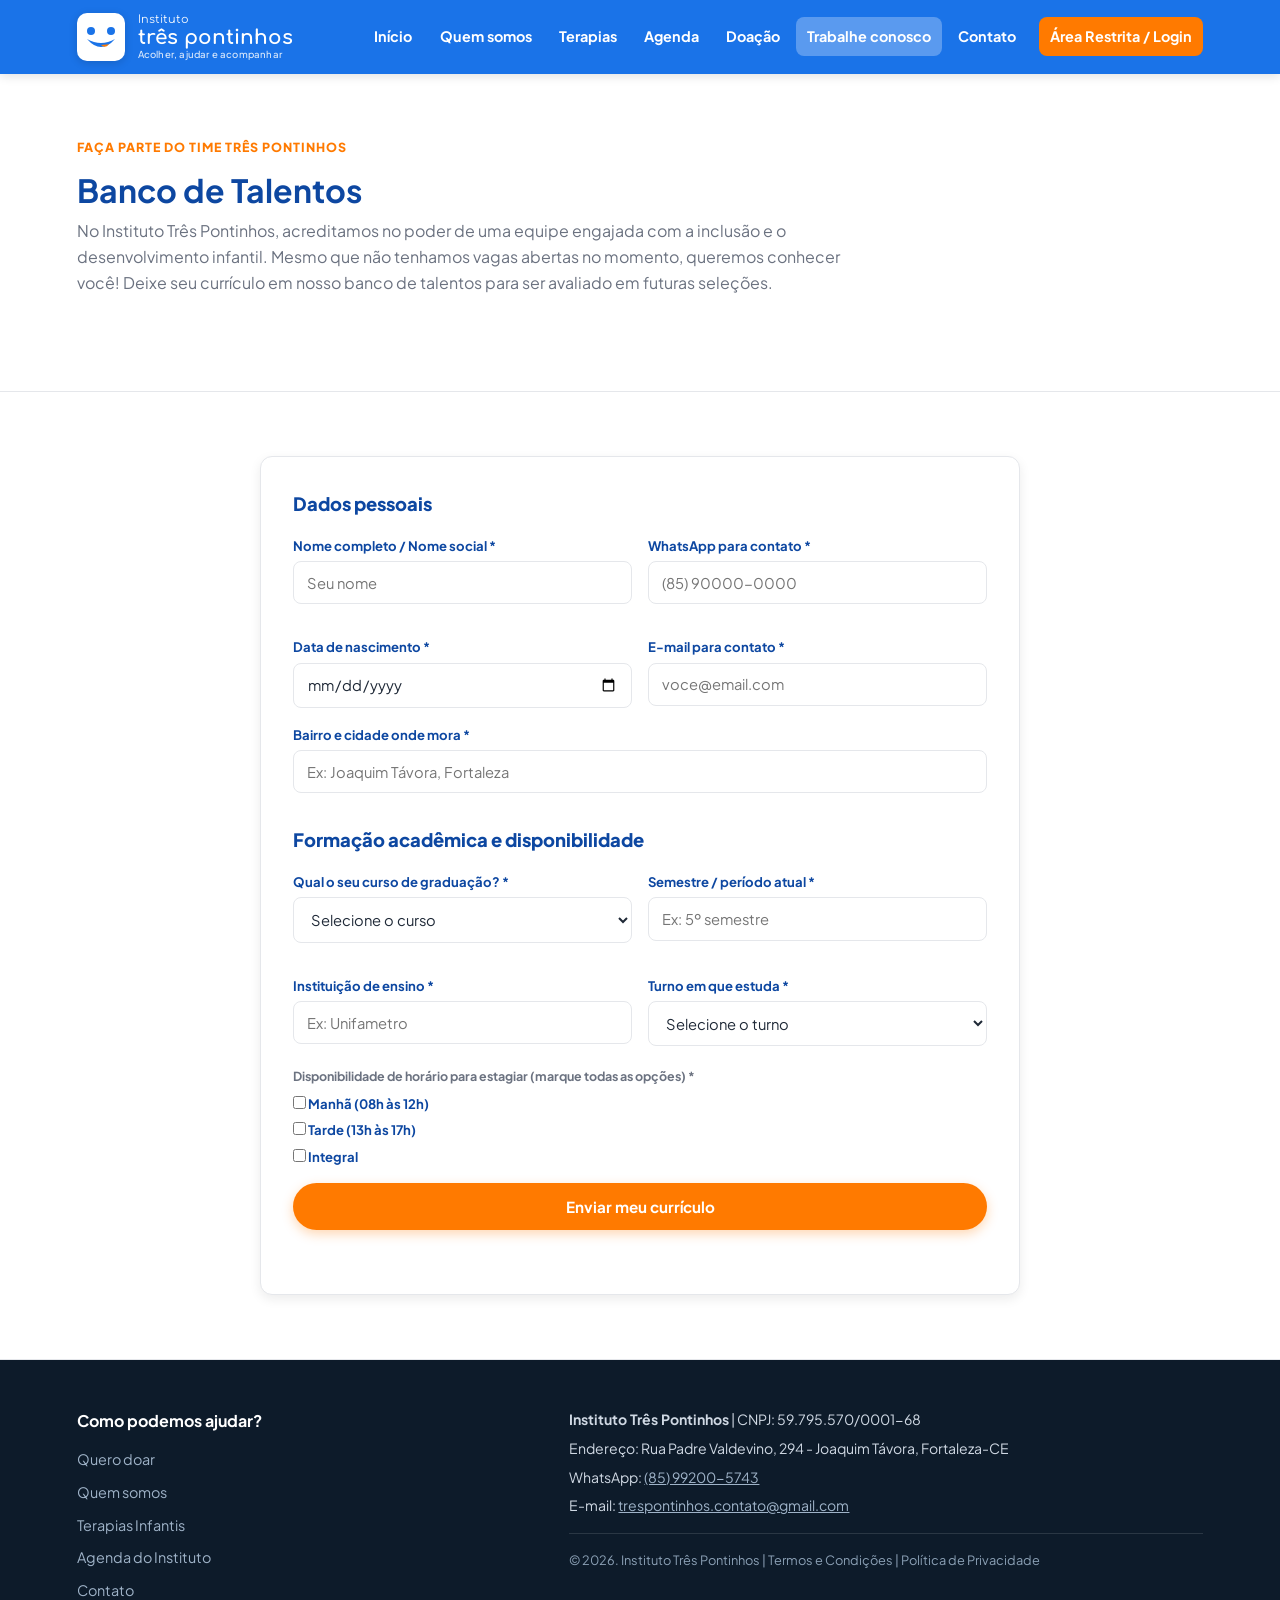
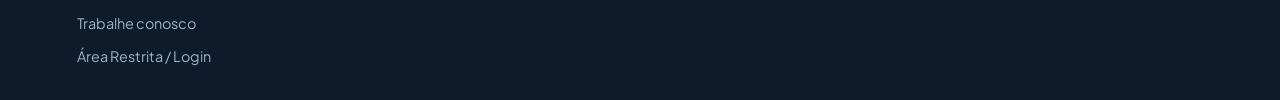
<file: trabalhe-conosco.html>
<!DOCTYPE html>
<html lang="pt-BR">
<head>
  <meta charset="UTF-8">
  <meta name="viewport" content="width=device-width, initial-scale=1.0">
  <title>Seja do Time Três Pontinhos | Instituto Três Pontinhos</title>
  <meta name="description" content="Banco de Talentos do Instituto Três Pontinhos: envie seu currículo para estágios e oportunidades na área de inclusão e desenvolvimento infantil em Fortaleza.">
  <link rel="preconnect" href="https://fonts.googleapis.com">
  <link rel="preconnect" href="https://fonts.gstatic.com" crossorigin>
  <link href="https://fonts.googleapis.com/css2?family=Plus+Jakarta+Sans:wght@500;700;800&family=Comfortaa:wght@700&display=swap" rel="stylesheet">
  <link rel="stylesheet" href="css/estilo.css">
</head>
<body>

  <header class="site-header">
    <div class="header-inner">
      <a href="index.html" class="brand-logo-container" aria-label="Instituto Três Pontinhos — página inicial">
        <span class="logo-box">
          <svg class="logo-face-svg" viewBox="0 0 100 80" aria-hidden="true" focusable="false">
            <circle class="face-blue" cx="25" cy="25" r="10" />
            <circle class="face-blue eye-right" cx="75" cy="25" r="10" />
            <path class="face-blue" d="M 15 45 Q 50 85 85 45 Q 50 65 15 45 Z" />
            <path class="tongue-orange" d="M 50 60 Q 60 70 70 58 Z" />
          </svg>
        </span>
        <span class="logo-text-group">
          <span class="sub">Instituto</span>
          <span class="title">três pontinhos</span>
          <span class="slogan">Acolher, ajudar e acompanhar</span>
        </span>
      </a>
      <button class="menu-toggle" id="menuToggle" aria-label="Abrir menu de navegação" aria-expanded="false" aria-controls="siteNav">☰</button>
      <nav class="site-nav" id="siteNav" aria-label="Navegação principal">
        <a href="index.html">Início</a>
        <a href="quem-somos.html">Quem somos</a>
        <a href="terapias.html">Terapias</a>
        <a href="agenda.html">Agenda</a>
        <a href="doacao.html">Doação</a>
        <a href="trabalhe-conosco.html">Trabalhe conosco</a>
        <a href="contato.html">Contato</a>
        <a href="login.html" class="btn-acesso">Área Restrita / Login</a>
      </nav>
    </div>
  </header>

  <section class="secao secao--clara">
    <div class="secao-inner">
      <p class="hero-eyebrow">Faça parte do Time Três Pontinhos</p>
      <h1 class="secao-titulo">Banco de Talentos</h1>
      <p class="secao-sub">No Instituto Três Pontinhos, acreditamos no poder de uma equipe engajada com a
        inclusão e o desenvolvimento infantil. Mesmo que não tenhamos vagas abertas no momento, queremos
        conhecer você! Deixe seu currículo em nosso banco de talentos para ser avaliado em futuras
        seleções.</p>
    </div>
  </section>
  <section class="secao secao--clara">
    <div class="secao-inner">
      <form class="form-card" id="formTalento">
        <h2 class="secao-titulo-interno">Dados pessoais</h2>
        <div class="form-grid">
          <div class="form-group">
            <label for="talentoNome">Nome completo / Nome social *</label>
            <input type="text" id="talentoNome" class="input-field" required placeholder="Seu nome">
          </div>
          <div class="form-group">
            <label for="talentoWhatsapp">WhatsApp para contato *</label>
            <input type="tel" id="talentoWhatsapp" class="input-field" required maxlength="15"
                   placeholder="(85) 90000-0000" oninput="Global.mascaraTelefone(this)">
          </div>
          <div class="form-group">
            <label for="talentoNascimento">Data de nascimento *</label>
            <input type="date" id="talentoNascimento" class="input-field" required>
          </div>
          <div class="form-group">
            <label for="talentoEmail">E-mail para contato *</label>
            <input type="email" id="talentoEmail" class="input-field" required placeholder="voce@email.com">
          </div>
        </div>
        <div class="form-group">
          <label for="talentoLocal">Bairro e cidade onde mora *</label>
          <input type="text" id="talentoLocal" class="input-field" required placeholder="Ex: Joaquim Távora, Fortaleza">
        </div>

        <h2 class="secao-titulo-interno">Formação acadêmica e disponibilidade</h2>
        <div class="form-grid">
          <div class="form-group">
            <label for="talentoCurso">Qual o seu curso de graduação? *</label>
            <select id="talentoCurso" class="input-field" required>
              <option value="">Selecione o curso</option>
              <option>Psicologia</option>
              <option>Pedagogia / Psicopedagogia</option>
              <option>Terapia Ocupacional</option>
              <option>Fonoaudiologia</option>
              <option>Outro</option>
            </select>
          </div>
          <div class="form-group">
            <label for="talentoPeriodo">Semestre / período atual *</label>
            <input type="text" id="talentoPeriodo" class="input-field" required placeholder="Ex: 5º semestre">
          </div>
          <div class="form-group">
            <label for="talentoInstituicao">Instituição de ensino *</label>
            <input type="text" id="talentoInstituicao" class="input-field" required placeholder="Ex: Unifametro">
          </div>
          <div class="form-group">
            <label for="talentoTurno">Turno em que estuda *</label>
            <select id="talentoTurno" class="input-field" required>
              <option value="">Selecione o turno</option>
              <option>Manhã</option>
              <option>Tarde</option>
              <option>Noite</option>
              <option>EAD / Flexível</option>
            </select>
          </div>
        </div>

        <div class="form-group">
          <span class="form-hint" style="font-weight:700">Disponibilidade de horário para estagiar (marque todas as opções) *</span>
          <label class="form-hint" style="display:block">
            <input type="checkbox" value="Manhã (08h às 12h)" class="talento-disponibilidade"> Manhã (08h às 12h)</label>
          <label class="form-hint" style="display:block">
            <input type="checkbox" value="Tarde (13h às 17h)" class="talento-disponibilidade"> Tarde (13h às 17h)</label>
          <label class="form-hint" style="display:block">
            <input type="checkbox" value="Integral" class="talento-disponibilidade"> Integral</label>
        </div>

        <button type="submit" class="btn-laranja btn-bloco">Enviar meu currículo</button>
        <p class="form-status" id="statusTalento" role="alert"></p>
      </form>
    </div>
  </section>

  <footer class="site-footer">
    <div class="footer-inner">
      <div>
        <h4>Como podemos ajudar?</h4>
        <ul class="footer-links">
          <li><a href="doacao.html">Quero doar</a></li>
          <li><a href="quem-somos.html">Quem somos</a></li>
          <li><a href="terapias.html">Terapias Infantis</a></li>
          <li><a href="agenda.html">Agenda do Instituto</a></li>
          <li><a href="contato.html">Contato</a></li>
          <li><a href="trabalhe-conosco.html">Trabalhe conosco</a></li>
          <li><a href="login.html">Área Restrita / Login</a></li>
        </ul>
      </div>
      <div class="footer-info">
        <p><strong>Instituto Três Pontinhos</strong> | CNPJ: 59.795.570/0001-68</p>
        <p>Endereço: Rua Padre Valdevino, 294 - Joaquim Távora, Fortaleza-CE</p>
        <p>WhatsApp: <a href="https://wa.me/5585992005743">(85) 99200-5743</a></p>
        <p>E-mail: <a href="mailto:trespontinhos.contato@gmail.com">trespontinhos.contato@gmail.com</a></p>
        <p class="copy">© <span data-ano>2026</span>. Instituto Três Pontinhos | Termos e Condições | Política de Privacidade</p>
      </div>
    </div>
  </footer>

  <script src="js/global.js"></script>
  <script>
    Global.iniciarSite('trabalhe-conosco.html');

    document.getElementById('formTalento').addEventListener('submit', function (evento) {
      evento.preventDefault();

      const disponibilidades = Array.prototype.slice
        .call(document.querySelectorAll('.talento-disponibilidade:checked'))
        .map(function (caixa) { return caixa.value; });

      const status = document.getElementById('statusTalento');

      if (!disponibilidades.length) {
        status.className = 'form-status erro';
        status.textContent = '⚠️ Marque ao menos uma disponibilidade de horário.';
        return;
      }

      const texto =
        'Olá! Quero fazer parte do Banco de Talentos do Instituto Três Pontinhos.\n' +
        'Nome: ' + document.getElementById('talentoNome').value + '\n' +
        'WhatsApp: ' + document.getElementById('talentoWhatsapp').value + '\n' +
        'Nascimento: ' + document.getElementById('talentoNascimento').value + '\n' +
        'E-mail: ' + document.getElementById('talentoEmail').value + '\n' +
        'Onde mora: ' + document.getElementById('talentoLocal').value + '\n' +
        'Curso: ' + document.getElementById('talentoCurso').value + '\n' +
        'Período: ' + document.getElementById('talentoPeriodo').value + '\n' +
        'Instituição: ' + document.getElementById('talentoInstituicao').value + '\n' +
        'Turno: ' + document.getElementById('talentoTurno').value + '\n' +
        'Disponibilidade: ' + disponibilidades.join(', ');

      status.className = 'form-status ok';
      status.textContent = 'Prontinho! Abrindo o WhatsApp para enviar seus dados...';

      setTimeout(function () {
        window.open('https://wa.me/5585992005743?text=' + encodeURIComponent(texto), '_blank');
      }, 400);
    });
  </script>
</body>
</html>
</file>
<file: css/estilo.css>
/* ==========================================================================
   INSTITUTO TRÊS PONTINHOS  |  css/estilo.css
   Paleta e identidade extraídas do site oficial (institutotrespontinhos.com.br)
   Arquivo ÚNICO de estilos: front público + Área Restrita (painéis).
   ========================================================================== */

/* ------------------------------ 1. TOKENS ------------------------------ */
:root {
  /* Cores da marca */
  --azul-vibrante: #1a73e8;
  --azul-escuro: #0d47a1;
  --azul-claro: #e8f0fe;
  --laranja-brand: #ff7a00;
  --laranja-hover: #e06c00;
  --laranja-claro: #fff3e8;

  /* Fundos e neutros */
  --fundo-site: #f4f6f9;
  --cor-card: #ffffff;
  --texto-principal: #1f2937;
  --texto-suave: #6b7280;
  --cor-borda: #e5e7eb;

  /* Status */
  --status-confirmado-bg: #dbeafe;  --status-confirmado-txt: #1e40af;
  --status-concluido-bg:  #d1fae5;  --status-concluido-txt:  #065f46;
  --status-cancelado-bg:  #fee2e2;  --status-cancelado-txt:  #991b1b;
  --status-aguardando-bg: #fef3c7;  --status-aguardando-txt: #92400e;

  --sombra-card: 0 4px 12px rgba(0, 0, 0, .08);
  --sombra-forte: 0 10px 30px rgba(0, 0, 0, .18);
  --raio-borda: 12px;
  --transicao: all .3s ease;
  --largura-max: 1200px;
}

/* ------------------------------ 2. RESET ------------------------------- */
*, *::before, *::after { margin: 0; padding: 0; box-sizing: border-box; }

html { scroll-behavior: smooth; }

body {
  font-family: 'Plus Jakarta Sans', system-ui, -apple-system, sans-serif;
  background-color: var(--fundo-site);
  color: var(--texto-principal);
  line-height: 1.6;
  -webkit-font-smoothing: antialiased;
}

img { max-width: 100%; display: block; }
a { color: var(--azul-vibrante); }

/* Acessibilidade: foco sempre visível */
:focus-visible {
  outline: 3px solid var(--laranja-brand);
  outline-offset: 2px;
  border-radius: 4px;
}

/* Respeita quem pediu menos animação no sistema operacional */
@media (prefers-reduced-motion: reduce) {
  *, *::before, *::after { animation-duration: .01ms !important; transition-duration: .01ms !important; }
  html { scroll-behavior: auto; }
}

/* ------------------------- 3. LOGOTIPO (marca) -------------------------- */
.brand-logo-container {
  display: inline-flex;
  align-items: center;
  gap: .8rem;
  background: transparent;
  text-decoration: none;
  cursor: pointer;
  transition: transform .2s ease;
}
.brand-logo-container:hover { transform: scale(1.02); }

.logo-box {
  width: 48px; height: 48px;
  flex: 0 0 48px;
  background-color: #ffffff;
  border-radius: 10px;
  display: flex; align-items: center; justify-content: center;
  padding: 4px;
  box-shadow: 0 2px 8px rgba(0, 0, 0, .15);
}

.logo-face-svg { width: 100%; height: 100%; }
.face-blue { fill: var(--azul-vibrante); }
.tongue-orange { fill: var(--laranja-brand); }

/* Olho direito que pisca */
.eye-right { transform-origin: 75px 25px; transition: transform .12s ease-in-out; }
.piscando .eye-right { transform: scaleY(.1); }

.logo-text-group { display: flex; flex-direction: column; text-align: left; line-height: 1; }
.logo-text-group .sub,
.logo-text-group .title { font-family: 'Comfortaa', 'Plus Jakarta Sans', cursive; color: #fff; }
.logo-text-group .sub { font-size: .7rem; opacity: .95; }
.logo-text-group .title { font-size: 1.25rem; font-weight: 700; margin: 2px 0; }
.logo-text-group .slogan { font-size: .6rem; color: #fff; opacity: .85; font-weight: 500; letter-spacing: .02em; }

/* ------------------------------ 4. BOTÕES ------------------------------ */
.btn-primary, .btn-laranja, .btn-outline, .btn-perigo, .btn-ghost {
  display: inline-block;
  font-family: inherit;
  font-weight: 700;
  font-size: .95rem;
  padding: .75rem 1.5rem;
  border: 2px solid transparent;
  border-radius: 25px;
  cursor: pointer;
  text-decoration: none;
  text-align: center;
  transition: var(--transicao);
}

.btn-primary { background-color: var(--azul-vibrante); color: #fff; }
.btn-primary:hover { background-color: var(--azul-escuro); color: #fff; transform: translateY(-2px); }

.btn-laranja { background-color: var(--laranja-brand); color: #fff; box-shadow: 0 4px 12px rgba(255, 122, 0, .3); }
.btn-laranja:hover { background-color: var(--laranja-hover); color: #fff; transform: translateY(-2px); }

.btn-outline { background: transparent; color: var(--azul-vibrante); border-color: var(--azul-vibrante); }
.btn-outline:hover { background: var(--azul-claro); color: var(--azul-escuro); }

.btn-ghost { background: rgba(255, 255, 255, .2); color: #fff; padding: .5rem 1.1rem; border-radius: 8px; border-color: transparent; }
.btn-ghost:hover { background: rgba(255, 255, 255, .35); color: #fff; }

.btn-perigo { background: #dc2626; color: #fff; padding: .45rem .9rem; font-size: .85rem; border-radius: 8px; }
.btn-perigo:hover { background: #b91c1c; color: #fff; }

.btn-bloco { width: 100%; }
.btn-pequeno { padding: .45rem .9rem; font-size: .83rem; border-radius: 8px; }

/* --------------------------- 5. CABEÇALHO ------------------------------ */
.site-header {
  background-color: var(--azul-vibrante);
  padding: .8rem 6%;
  position: sticky; top: 0; z-index: 900;
  box-shadow: 0 2px 10px rgba(0, 0, 0, .12);
}
.header-inner {
  max-width: var(--largura-max); margin: 0 auto;
  display: flex; align-items: center; justify-content: space-between; gap: 1rem;
}
.site-nav { display: flex; align-items: center; gap: .3rem; flex-wrap: wrap; }
.site-nav a {
  color: #fff; text-decoration: none; font-weight: 700; font-size: .9rem;
  padding: .5rem .7rem; border-radius: 8px; transition: var(--transicao);
}
.site-nav a:hover { background: rgba(255, 255, 255, .18); }
.site-nav a.ativo { background: rgba(255, 255, 255, .28); }
.site-nav a.btn-acesso { background: var(--laranja-brand); margin-left: .4rem; }
.site-nav a.btn-acesso:hover { background: var(--laranja-hover); }

.menu-toggle {
  display: none;
  background: rgba(255, 255, 255, .2); color: #fff; border: none;
  font-size: 1.4rem; line-height: 1; padding: .35rem .7rem; border-radius: 8px; cursor: pointer;
}

/* ------------------------------ 6. SEÇÕES ------------------------------ */
.secao { padding: 4rem 6%; }
.secao--clara { background: #fff; border-bottom: 1px solid var(--cor-borda); }
.secao--azul { background: var(--azul-vibrante); color: #fff; }
.secao--laranja { background: var(--laranja-claro); }
.secao-inner { max-width: var(--largura-max); margin: 0 auto; }

.secao-titulo { font-size: 2rem; line-height: 1.25; color: var(--azul-escuro); margin-bottom: .5rem; }
.secao--azul .secao-titulo { color: #fff; }
.secao-sub { color: var(--texto-suave); max-width: 780px; margin-bottom: 2rem; }
.secao--azul .secao-sub { color: rgba(255, 255, 255, .9); }
.secao--centro { text-align: center; }
.secao--centro .secao-sub { margin-left: auto; margin-right: auto; }

/* ------------------------------- 7. HERO ------------------------------- */
.hero { background: #fff; border-bottom: 1px solid var(--cor-borda); }
.hero-inner {
  max-width: var(--largura-max); margin: 0 auto;
  padding: 4rem 6%;
  display: grid; grid-template-columns: 1.05fr .95fr; gap: 3rem; align-items: center;
}
.hero-eyebrow { color: var(--laranja-brand); font-weight: 800; text-transform: uppercase; letter-spacing: .08em; font-size: .78rem; margin-bottom: .8rem; }
.hero-titulo { font-size: 2.7rem; line-height: 1.15; color: var(--azul-escuro); margin-bottom: 1rem; }
.hero-texto { font-size: 1.08rem; color: var(--texto-suave); margin-bottom: 1.2rem; }
.hero-acoes { display: flex; gap: .8rem; flex-wrap: wrap; margin-top: 1.5rem; }
.hero-midia {
  border-radius: 20px; overflow: hidden; box-shadow: var(--sombra-forte);
  background: linear-gradient(135deg, var(--azul-vibrante), var(--laranja-brand));
  min-height: 300px;
}
.hero-midia img { width: 100%; height: 100%; min-height: 300px; object-fit: cover; }

.pilares { display: flex; gap: 1.2rem; flex-wrap: wrap; list-style: none; }
.pilares li {
  background: var(--azul-claro); color: var(--azul-escuro);
  font-weight: 800; padding: .45rem 1rem; border-radius: 20px; font-size: .9rem;
}

/* ----------------------- 8. GRIDS DE CARDS / MÍDIA --------------------- */
.grid-cards {
  display: grid;
  grid-template-columns: repeat(auto-fit, minmax(260px, 1fr));
  gap: 1.5rem;
}
.card-servico, .card-generico {
  background: var(--cor-card);
  padding: 1.8rem;
  border-radius: var(--raio-borda);
  border: 1px solid var(--cor-borda);
  box-shadow: var(--sombra-card);
  transition: var(--transicao);
  height: 100%;
}
.card-servico:hover, .card-generico:hover { transform: translateY(-4px); box-shadow: var(--sombra-forte); }
.card-servico h3, .card-generico h3 { color: var(--azul-vibrante); margin-bottom: .5rem; font-size: 1.15rem; }
.card-servico p, .card-generico p { color: var(--texto-suave); font-size: .95rem; }
.card-icone { font-size: 1.8rem; display: block; margin-bottom: .6rem; }
.card-tag {
  display: inline-block; background: var(--laranja-claro); color: var(--laranja-hover);
  font-size: .75rem; font-weight: 800; padding: .2rem .6rem; border-radius: 20px; margin-bottom: .6rem;
}

/* Faixa de impacto / números */
.faixa-impacto { background: var(--azul-vibrante); color: #fff; padding: 2.5rem 6%; }
.faixa-impacto-inner {
  max-width: var(--largura-max); margin: 0 auto;
  display: flex; align-items: center; justify-content: space-between; gap: 2rem; flex-wrap: wrap;
}
.faixa-impacto p { max-width: 620px; }
.numeros { display: flex; gap: 2.5rem; flex-wrap: wrap; }
.numero-item strong { display: block; font-size: 2rem; line-height: 1; }
.numero-item span { font-size: .85rem; opacity: .9; }

/* ------------------------------ 9. FORMULÁRIOS -------------------------- */
.form-card {
  background: #fff; padding: 2rem; border-radius: var(--raio-borda);
  border: 1px solid var(--cor-borda); box-shadow: var(--sombra-card);
  max-width: 760px; margin: 0 auto;
}
.form-grid { display: grid; grid-template-columns: 1fr 1fr; gap: 1rem; }
.form-group { margin-bottom: 1rem; }
.form-group label { display: block; font-weight: 700; font-size: .82rem; margin-bottom: .35rem; color: var(--azul-escuro); }
.input-field, .input-edit, select.input-field {
  width: 100%; padding: .72rem .8rem;
  border: 1px solid var(--cor-borda); border-radius: 8px;
  font-size: .92rem; font-family: inherit; color: var(--texto-principal);
  background: #fff; transition: border-color .2s, box-shadow .2s;
}
.input-field:focus, .input-edit:focus {
  border-color: var(--azul-vibrante);
  box-shadow: 0 0 0 3px rgba(26, 115, 232, .15);
  outline: none;
}
.form-hint { font-size: .78rem; color: var(--texto-suave); margin-top: .3rem; }
.form-status { font-size: .88rem; font-weight: 700; margin-top: .8rem; min-height: 1.2rem; }
.form-status.ok { color: #047857; }
.form-status.erro { color: #b91c1c; }

/* ------------------------------ 10. RODAPÉ ----------------------------- */
.site-footer { background: #0d1b2a; color: #cfd8e3; padding: 3rem 6% 2rem; }
.footer-inner {
  max-width: var(--largura-max); margin: 0 auto;
  display: grid; grid-template-columns: 1fr 1.4fr; gap: 2.5rem;
}
.footer-inner h4 { color: #fff; margin-bottom: .8rem; font-size: 1rem; }
.footer-links { list-style: none; display: flex; flex-direction: column; gap: .45rem; }
.footer-links a { color: #9fb3c8; text-decoration: none; font-size: .9rem; }
.footer-links a:hover { color: #fff; text-decoration: underline; }
.footer-info p { font-size: .88rem; margin-bottom: .4rem; }
.footer-info a { color: #9fb3c8; }
.footer-info a:hover { color: #fff; }
.copy { margin-top: 1rem; padding-top: 1rem; border-top: 1px solid rgba(255, 255, 255, .12); font-size: .8rem !important; color: #8ba0b5; }

/* ==========================================================================
   11. ÁREA RESTRITA — LOGIN
   ========================================================================== */
.login-wrap {
  min-height: 100vh; display: flex; align-items: center; justify-content: center;
  padding: 1.5rem; background: #0f172a;
}
.card-login {
  background: #fff; padding: 2.5rem; border-radius: var(--raio-borda);
  width: 100%; max-width: 440px; box-shadow: 0 10px 25px rgba(0, 0, 0, .35);
}
.header-logo-card {
  background: var(--azul-vibrante); padding: 1.2rem; border-radius: var(--raio-borda);
  margin-bottom: 1.5rem; display: flex; justify-content: center; align-items: center;
}
.card-login h2 { color: var(--azul-escuro); margin-bottom: .3rem; font-size: 1.35rem; }
.card-login .subtitulo { color: var(--texto-suave); font-size: .85rem; margin-bottom: 1.5rem; }
.acesso-rapido { margin-top: 1.5rem; padding-top: 1.2rem; border-top: 1px dashed var(--cor-borda); }
.acesso-rapido h3 { font-size: .82rem; color: var(--texto-suave); text-transform: uppercase; letter-spacing: .05em; margin-bottom: .6rem; }
.acesso-rapido-grid { display: grid; grid-template-columns: 1fr 1fr; gap: .5rem; }
.btn-demo {
  background: var(--azul-claro); color: var(--azul-escuro);
  border: 1px solid #c7dcff; border-radius: 8px; padding: .5rem .6rem;
  font-size: .78rem; font-weight: 700; cursor: pointer; font-family: inherit;
  text-align: left; transition: var(--transicao);
}
.btn-demo:hover { background: #d6e6ff; }
.btn-demo span { display: block; font-weight: 500; font-size: .72rem; color: var(--texto-suave); }

/* ==========================================================================
   12. ÁREA RESTRITA — PAINÉIS
   ========================================================================== */
.app-header {
  background-color: var(--azul-vibrante); padding: .8rem 6%;
  display: flex; justify-content: space-between; align-items: center; gap: 1rem;
  color: #fff; flex-wrap: wrap;
}
.app-header .user-nav { display: flex; align-items: center; gap: 1rem; flex-wrap: wrap; }
.app-header .user-nav .nome { font-weight: 700; font-size: .9rem; }
.badge-perfil {
  background: rgba(255, 255, 255, .22); padding: .25rem .7rem; border-radius: 20px;
  font-size: .72rem; font-weight: 800; text-transform: uppercase; letter-spacing: .04em;
}

.app-container { padding: 2rem 5%; max-width: 1400px; margin: 0 auto; }
.cabecalho-pagina {
  display: flex; justify-content: space-between; align-items: center; gap: 1rem;
  flex-wrap: wrap; margin-bottom: 1.5rem;
}
.cabecalho-pagina h2 { color: var(--azul-escuro); font-size: 1.4rem; }

.welcome-card {
  background: linear-gradient(135deg, var(--azul-vibrante) 0%, var(--azul-escuro) 100%);
  color: #fff; padding: 2rem; border-radius: var(--raio-borda); margin-bottom: 2rem;
  display: flex; justify-content: space-between; align-items: center;
  box-shadow: var(--sombra-card); flex-wrap: wrap; gap: 1rem;
}
.welcome-card h2 { font-size: 1.35rem; margin-bottom: .3rem; }
.welcome-card p { opacity: .92; font-size: .95rem; }

.secao-titulo-interno { color: var(--azul-escuro); font-size: 1.15rem; margin: 2rem 0 1rem; font-weight: 800; }
.secao-titulo-interno:first-child { margin-top: 0; }

.grid-dash { display: grid; grid-template-columns: repeat(auto-fit, minmax(210px, 1fr)); gap: 1.2rem; margin-bottom: 2rem; }
.card-dash { background: #fff; border: 1px solid var(--cor-borda); border-radius: var(--raio-borda); padding: 1.4rem; box-shadow: var(--sombra-card); }
.card-dash .rotulo { color: var(--texto-suave); font-weight: 700; font-size: .8rem; text-transform: uppercase; letter-spacing: .04em; }
.valor-dash { font-size: 1.7rem; font-weight: 800; color: var(--azul-vibrante); margin-top: .3rem; }
.valor-positivo { color: #16a34a; }
.valor-negativo { color: #dc2626; }

.grid-consultas { display: grid; grid-template-columns: repeat(auto-fit, minmax(290px, 1fr)); gap: 1.4rem; }
.card-consulta {
  background: #fff; border-radius: var(--raio-borda); padding: 1.4rem;
  border: 1px solid var(--cor-borda); box-shadow: var(--sombra-card);
  display: flex; flex-direction: column; justify-content: space-between;
}
.info-data { color: var(--azul-vibrante); font-weight: 800; font-size: 1.05rem; margin-bottom: .4rem; }
.card-consulta .acoes { display: flex; justify-content: space-between; align-items: center; margin-top: 1rem; gap: .5rem; }
.linha-suave { color: var(--texto-suave); font-size: .9rem; }
.estado-vazio {
  background: #fff; border: 1px dashed var(--cor-borda); border-radius: var(--raio-borda);
  padding: 2rem; text-align: center; color: var(--texto-suave);
}

/* Tabelas (com scroll horizontal no celular) */
.tabela-scroll { overflow-x: auto; border-radius: var(--raio-borda); border: 1px solid var(--cor-borda); background: #fff; }
table.app-table { width: 100%; border-collapse: collapse; min-width: 620px; }
table.app-table th, table.app-table td { padding: .9rem 1rem; text-align: left; border-bottom: 1px solid var(--cor-borda); font-size: .88rem; }
table.app-table th { background: #f8fafc; color: var(--azul-escuro); font-weight: 800; font-size: .78rem; text-transform: uppercase; letter-spacing: .04em; }
table.app-table tbody tr:last-child td { border-bottom: none; }
table.app-table tbody tr:hover { background: #fafcff; }

/* Badges de status */
.badge-status { display: inline-block; padding: .25rem .7rem; border-radius: 15px; font-size: .75rem; font-weight: 700; white-space: nowrap; }
.status-confirmado { background: var(--status-confirmado-bg); color: var(--status-confirmado-txt); }
.status-concluido  { background: var(--status-concluido-bg);  color: var(--status-concluido-txt); }
.status-cancelado  { background: var(--status-cancelado-bg);  color: var(--status-cancelado-txt); }
.status-aguardando { background: var(--status-aguardando-bg); color: var(--status-aguardando-txt); }
.status-falta-justificada { background: #ede9fe; color: #5b21b6; border: 1px solid #c4b5fd; }
.status-falta      { background: #fee2e2; color: #991b1b; border: 1px solid #fca5a5; }

/* Categorias de agendamento diferenciadas por cores */
.tag-categoria { display: inline-flex; align-items: center; gap: .35rem; padding: .25rem .65rem; border-radius: 6px; font-size: .74rem; font-weight: 700; text-transform: uppercase; letter-spacing: .02em; }
.tag-reposicao    { background: #f3e8ff; color: #6b21a8; border: 1px solid #c084fc; } /* Roxo */
.tag-particular   { background: #d1fae5; color: #065f46; border: 1px solid #34d399; } /* Verde Esmeralda */
.tag-triagem      { background: #fef3c7; color: #92400e; border: 1px solid #fcd34d; } /* Âmbar / Amarelo */
.tag-nutricionista{ background: #ccfbf1; color: #115e59; border: 1px solid #2dd4bf; } /* Verde-água / Teal */
.tag-pis          { background: #dbeafe; color: #1e40af; border: 1px solid #60a5fa; } /* Azul Royal */
.tag-adiado       { background: #ffedd5; color: #9a3412; border: 1px solid #fb923c; } /* Laranja Queimado */
.tag-feriado      { background: #fee2e2; color: #991b1b; border: 1px solid #f87171; } /* Vermelho Rubi */

/* Frequência do agendamento */
.badge-freq { display: inline-flex; align-items: center; gap: .25rem; padding: .2rem .55rem; border-radius: 4px; font-size: .72rem; font-weight: 700; }
.freq-unico      { background: #f1f5f9; color: #475569; }
.freq-semanal    { background: #e0f2fe; color: #0369a1; }
.freq-quinzenal  { background: #fef9c3; color: #854d0e; }

/* Blocos de evento no calendário com cores correspondentes */
.evento-reposicao    { background: #f3e8ff; border-left: 4px solid #8b5cf6; color: #581c87; }
.evento-particular   { background: #d1fae5; border-left: 4px solid #10b981; color: #064e3b; }
.evento-triagem      { background: #fef3c7; border-left: 4px solid #f59e0b; color: #78350f; }
.evento-nutricionista{ background: #ccfbf1; border-left: 4px solid #0d9488; color: #134e4a; }
.evento-pis          { background: #dbeafe; border-left: 4px solid #2563eb; color: #1e3a8a; }
.evento-adiado       { background: #ffedd5; border-left: 4px solid #ea580c; color: #7c2d12; }
.evento-feriado      { background: #fee2e2; border-left: 4px solid #ef4444; color: #7f1d1d; }

/* Seção de Pagamento PIX e WhatsApp */
.card-pagamento-pix {
  background: linear-gradient(135deg, #ffffff 0%, #f8fafc 100%);
  border: 1px solid #e2e8f0; border-radius: var(--raio-borda);
  padding: 1.5rem; margin-bottom: 2rem; box-shadow: var(--sombra-card);
}
.pix-grid { display: grid; grid-template-columns: 220px 1fr; gap: 1.8rem; align-items: center; }
@media (max-width: 680px) { .pix-grid { grid-template-columns: 1fr; text-align: center; } }
.pix-qr-box {
  background: #fff; padding: 1rem; border-radius: 12px;
  border: 2px dashed #0ea5e9; display: flex; flex-direction: column;
  align-items: center; justify-content: center; box-shadow: 0 4px 12px rgba(0,0,0,0.05);
}
.pix-qr-box img, .pix-qr-box svg { max-width: 170px; height: auto; border-radius: 8px; }
.pix-copia-box {
  background: #f1f5f9; border: 1px solid #cbd5e1; border-radius: 8px;
  padding: .75rem 1rem; font-family: monospace; font-size: .85rem;
  color: #0f172a; word-break: break-all; margin: .8rem 0;
}
.btn-whatsapp-pagamento {
  background: #25d366; color: #fff; display: inline-flex; align-items: center; gap: .5rem;
  padding: .75rem 1.4rem; border-radius: 25px; font-weight: 700; text-decoration: none;
  transition: var(--transicao); border: none; cursor: pointer;
}
.btn-whatsapp-pagamento:hover { background: #1ebc59; transform: translateY(-2px); color: #fff; }

/* Cards de Liderança */
.grid-lideranca { display: grid; grid-template-columns: repeat(auto-fit, minmax(280px, 1fr)); gap: 2rem; margin-top: 1.5rem; }
.card-lideranca {
  background: #fff; border-radius: 16px; overflow: hidden;
  box-shadow: 0 8px 24px rgba(0,0,0,0.06); border: 1px solid var(--cor-borda);
  display: flex; flex-direction: column; transition: transform .3s ease, box-shadow .3s ease;
}
.card-lideranca:hover { transform: translateY(-5px); box-shadow: 0 16px 32px rgba(0,0,0,0.12); }
.lideranca-foto-wrapper { position: relative; width: 100%; height: 340px; overflow: hidden; background: #e2e8f0; }
.lideranca-foto { width: 100%; height: 100%; object-fit: cover; object-position: top center; transition: transform .4s ease; }
.card-lideranca:hover .lideranca-foto { transform: scale(1.04); }
.lideranca-conteudo { padding: 1.5rem; display: flex; flex-direction: column; flex: 1; }
.lideranca-nome { font-size: 1.3rem; font-weight: 800; color: var(--azul-escuro); margin-bottom: .2rem; }
.lideranca-cargo-badge {
  display: inline-block; align-self: flex-start; background: var(--laranja-claro);
  color: var(--laranja-hover); font-weight: 800; font-size: .75rem;
  padding: .3rem .75rem; border-radius: 20px; text-transform: uppercase;
  letter-spacing: .03em; margin-bottom: .8rem;
}
.lideranca-descricao { color: var(--texto-suave); font-size: .9rem; line-height: 1.5; }

/* Abas dos painéis */
.abas { display: flex; gap: .5rem; margin-bottom: 2rem; border-bottom: 2px solid var(--cor-borda); padding-bottom: .5rem; flex-wrap: wrap; }
.btn-aba {
  background: none; border: none; font-family: inherit; font-size: .92rem; font-weight: 700;
  color: var(--texto-suave); padding: .6rem 1.1rem; cursor: pointer; border-radius: 8px; transition: var(--transicao);
}
.btn-aba:hover { background: var(--azul-claro); color: var(--azul-escuro); }
.btn-aba.active { background-color: var(--azul-vibrante); color: #fff; }
.secao-aba { display: none; }
.secao-aba.active { display: block; }

/* Indicador de presença do profissional */
.status-bolinha { display: inline-block; width: 18px; height: 18px; border-radius: 50%; vertical-align: middle; }
.bolinha-verde { background-color: #10b981; box-shadow: 0 0 8px rgba(16, 185, 129, .6); }
.bolinha-cinza { background-color: #cbd5e1; }
.btn-presenca { background: transparent; border: none; display: flex; align-items: center; gap: .5rem; cursor: pointer; font-family: inherit; }
.btn-presenca small { font-weight: 700; color: var(--texto-suave); }

/* Modais */
.modal {
  display: none; position: fixed; inset: 0; background: rgba(0, 0, 0, .55);
  justify-content: center; align-items: center; padding: 1rem; z-index: 1000;
}
.modal.aberto { display: flex; }
.modal-content { background: #fff; border-radius: var(--raio-borda); padding: 2rem; width: 100%; max-width: 520px; box-shadow: var(--sombra-forte); max-height: 88vh; overflow-y: auto; }
.modal-content.largo { max-width: 660px; }
.modal-header { display: flex; justify-content: space-between; align-items: center; margin-bottom: 1.4rem; gap: 1rem; }
.modal-header h3 { color: var(--azul-escuro); }
.btn-fechar { background: none; border: none; font-size: 1.6rem; line-height: 1; cursor: pointer; color: var(--texto-suave); }
.modal-acoes { display: flex; gap: .6rem; margin-top: 1.4rem; }
.modal-acoes > * { flex: 1; }

/* Calendário do Instituto (coordenação) */
.cal-grid { display: grid; grid-template-columns: repeat(7, minmax(0, 1fr)); gap: 6px; background: #fff; padding: 1rem; border-radius: var(--raio-borda); border: 1px solid var(--cor-borda); }
.cal-head { font-weight: 800; text-align: center; color: var(--azul-escuro); padding: .5rem .2rem; background: #f1f5f9; border-radius: 6px; font-size: .78rem; }
.cal-cel { min-height: 104px; border: 1px solid var(--cor-borda); border-radius: 8px; padding: .35rem; background: #fafafa; cursor: pointer; transition: background .2s; overflow: hidden; }
.cal-cel:hover { background: #f0f9ff; }
.cal-cel.fora-do-mes { background: #f8fafc; opacity: .55; }
.cal-cel.hoje { border-color: var(--laranja-brand); background: var(--laranja-claro); }
.cal-dia { font-size: .82rem; font-weight: 800; color: var(--azul-escuro); margin-bottom: .2rem; }
.evento { background: #e0f2fe; border-left: 4px solid var(--azul-vibrante); border-radius: 4px; padding: .15rem .35rem; font-size: .7rem; margin-bottom: .15rem; color: #0b3f66; }

/* Gráficos */
.grid-charts { display: grid; grid-template-columns: repeat(auto-fit, minmax(300px, 1fr)); gap: 1.4rem; margin-bottom: 2rem; }
.box-chart { background: #fff; padding: 1.4rem; border-radius: var(--raio-borda); border: 1px solid var(--cor-borda); box-shadow: var(--sombra-card); }
.box-chart h4 { color: var(--azul-escuro); margin-bottom: 1rem; font-size: 1rem; }
.box-chart canvas { max-height: 300px; }

/* Avisos / notificações */
.aviso { border-radius: 10px; padding: 1rem 1.2rem; margin-bottom: 1.4rem; display: flex; justify-content: space-between; align-items: center; gap: 1rem; flex-wrap: wrap; border: 1px solid; }
.aviso-info { background: #eff6ff; border-color: #bfdbfe; }
.aviso-info h4 { color: var(--azul-vibrante); font-size: .95rem; }
.aviso p { font-size: .86rem; color: var(--texto-suave); }
.aviso-ok { background: #ecfdf5; border-color: #a7f3d0; color: #065f46; font-size: .9rem; }

/* Toast (substitui os alert() do navegador) */
.toast {
  position: fixed; right: 1.2rem; bottom: 1.2rem; z-index: 2000;
  background: #0f172a; color: #fff; padding: .9rem 1.2rem; border-radius: 10px;
  box-shadow: var(--sombra-forte); font-size: .9rem; font-weight: 600;
  opacity: 0; transform: translateY(12px); transition: opacity .25s, transform .25s;
  max-width: 340px; pointer-events: none;
}
.toast.visivel { opacity: 1; transform: translateY(0); }
.toast.sucesso { background: #065f46; }
.toast.erro { background: #991b1b; }

/* ==========================================================================
   13. RESPONSIVIDADE
   ========================================================================== */
@media (max-width: 1024px) {
  .hero-inner { grid-template-columns: 1fr; gap: 2rem; }
  .hero-midia { min-height: 240px; }
  .hero-midia img { min-height: 240px; }
  .footer-inner { grid-template-columns: 1fr; gap: 2rem; }
}

@media (max-width: 860px) {
  .menu-toggle { display: block; }
  .site-nav {
    display: none; width: 100%; flex-direction: column; align-items: stretch;
    padding-top: .8rem; margin-top: .5rem; border-top: 1px solid rgba(255, 255, 255, .25);
  }
  .site-nav.aberto { display: flex; }
  .site-nav a { padding: .7rem .6rem; }
  .site-nav a.btn-acesso { margin-left: 0; text-align: center; }
  .secao { padding: 3rem 5%; }
  .hero-titulo { font-size: 2rem; }
  .secao-titulo { font-size: 1.6rem; }
  .form-grid { grid-template-columns: 1fr; }
  .cal-cel { min-height: 74px; }
  .evento { font-size: .62rem; }
}

@media (max-width: 560px) {
  .site-header { padding: .7rem 4%; }
  .logo-box { width: 40px; height: 40px; flex-basis: 40px; }
  .logo-text-group .title { font-size: 1.05rem; }
  .hero-titulo { font-size: 1.65rem; }
  .app-container { padding: 1.5rem 4%; }
  .acesso-rapido-grid { grid-template-columns: 1fr; }
  .toast { left: 1rem; right: 1rem; max-width: none; }
}

/* --------------------------- 14. UTILITÁRIOS --------------------------- */
.texto-centro { text-align: center; }
.mb-0 { margin-bottom: 0; }
.mb-1 { margin-bottom: 1rem; }
.mb-2 { margin-bottom: 2rem; }
.mt-1 { margin-top: 1rem; }
.mt-2 { margin-top: 2rem; }
.escondido { display: none !important; }
.visivel-para-leitor {
  position: absolute; width: 1px; height: 1px; overflow: hidden;
  clip: rect(0 0 0 0); white-space: nowrap;
}
.duas-colunas { display: grid; grid-template-columns: 1fr 1fr; gap: 2rem; }
@media (max-width: 860px) { .duas-colunas { grid-template-columns: 1fr; } }
</file>
